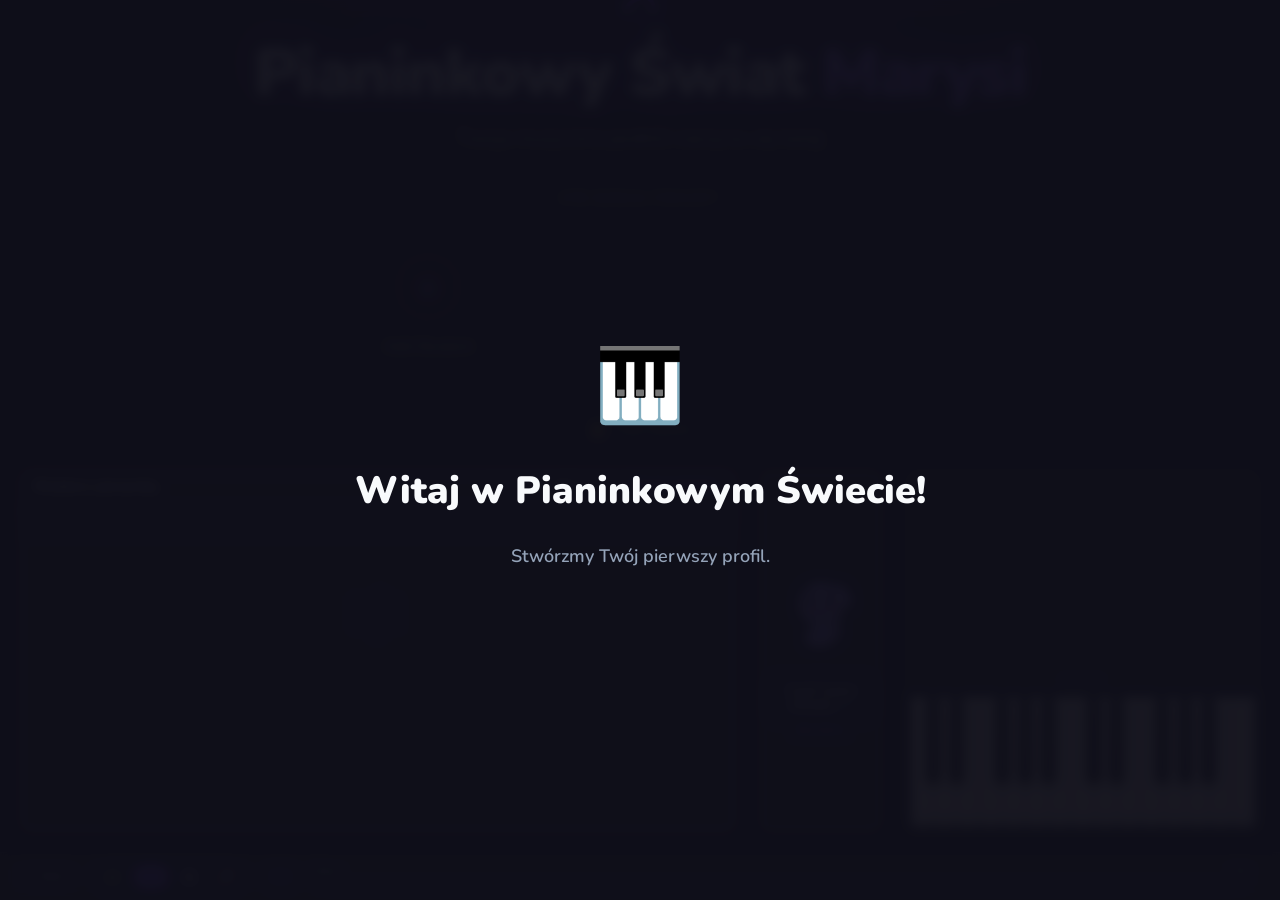
<file: index.html>
<!DOCTYPE html>
<html lang="pl">
<head>
  <meta charset="UTF-8" />
  <meta name="viewport" content="width=device-width, initial-scale=1.0" />
  <title>Pianinkowy Świat Marysi 🎹</title>

  <!-- PWA -->
  <link rel="manifest" href="_assets/manifest.json" />
  <meta name="theme-color" content="#8B5CF6" />
  <meta name="apple-mobile-web-app-capable" content="yes" />
  <meta name="apple-mobile-web-app-status-bar-style" content="black-translucent" />
  <meta name="apple-mobile-web-app-title" content="Pianinkowy Świat Marysi" />
  <link rel="apple-touch-icon" href="_assets/icon-192.svg" />

  <!-- Google Fonts: Nunito (headings/display) + Inter (body) -->
  <link rel="preconnect" href="https://fonts.googleapis.com">
  <link rel="preconnect" href="https://fonts.gstatic.com" crossorigin>
  <link href="https://fonts.googleapis.com/css2?family=Nunito:wght@400;600;700;800;900&family=Inter:wght@400;500;600&display=swap" rel="stylesheet">

  <link rel="stylesheet" href="css/style.css">
</head>

<body>
  <!-- Pianinkowy Świat Marysi — built in phases -->

  <div id="app">

    <!-- ============================================================
         GLOBAL HEADER
         Shown on all screens except login.
         Phase 2: hidden via CSS. JS toggles display when a student
         is selected.
         ============================================================ -->
    <header id="global-header" role="banner">

      <!-- Left: compact logo -->
      <a class="hdr-logo" href="#" onclick="return false;" aria-label="Pianinkowy Świat Marysi">
        <span class="hdr-logo-icon">🎹</span>
        <span class="hdr-logo-text">Pianinkowy Świat Marysi</span>
      </a>

      <!-- Center: active student identity (absolutely centered) -->
      <div class="hdr-student" aria-label="Active student">
        <div class="hdr-avatar hdr-student-avatar" id="hdr-avatar" aria-hidden="true"></div>
        <span class="hdr-student-name" id="hdr-student-name">—</span>
      </div>

      <!-- Right: streak + music notes + parent lock -->
      <div class="hdr-right">
        <div class="hdr-stat streak" title="Seria ćwiczeń">
          <span aria-hidden="true">🔥</span>
          <span class="js-streak">7</span>
        </div>
        <div class="hdr-stat notes" title="Zdobyte nuty">
          <span aria-hidden="true">🎵</span>
          <span class="js-notes">142</span>
        </div>
        <!-- MIDI connection status pill — auto-updates via MIDIManager -->
        <button
          id="midi-status-pill"
          class="midi-pill midi-pill--disconnected"
          aria-label="Status połączenia MIDI. Kliknij po pomoc."
          title="Kliknij po pomoc z połączeniem"
        >🎹 Pianino niepodłączone</button>
        <button class="hdr-lock-btn" title="Tryb rodzica" aria-label="Tryb rodzica">
          🔒
        </button>
      </div>

    </header>


    <!-- ============================================================
         SCREEN 1: LOGIN
         Welcome + student selection.
         Visible at Phase 2.
         ============================================================ -->
    <main id="screen-login" class="screen active" role="main" aria-label="Student selection">
      <div class="login-wrap">

        <!-- Hero: treble clef + title + subtitle -->
        <div class="login-hero">

          <!-- Treble Clef — hand-coded SVG (G clef) -->
          <div class="clef-wrap" aria-hidden="true">
            <svg
              viewBox="0 0 64 186"
              xmlns="http://www.w3.org/2000/svg"
              width="52"
              height="152"
              fill="none"
              aria-hidden="true"
            >
              <!--
                G Clef / Treble Clef
                Anatomy:
                  1. Top curl — the decorative head spiraling right
                  2. Oval loop — circles around the G line (staff line 2)
                  3. Vertical stem — descends through the staff
                  4. Bottom tail — curls under the staff
              -->

              <!-- 1. Top curl -->
              <path
                d="M 33 6
                   C 42 6 50 14 50 26
                   C 50 36 44 44 36 50"
                stroke="#7C3AED"
                stroke-width="5"
                stroke-linecap="round"
                stroke-linejoin="round"
              />

              <!-- 2. Main loop (oval around G line) -->
              <path
                d="M 36 50
                   C 52 54 60 68 58 84
                   C 56 100 44 110 32 110
                   C 20 110 12 102 12 92
                   C 12 82 20 76 30 78
                   C 38 80 44 88 40 98
                   C 38 104 32 106 28 102"
                stroke="#7C3AED"
                stroke-width="5"
                stroke-linecap="round"
                stroke-linejoin="round"
              />

              <!-- 3. Vertical stem (top curl down to tail) -->
              <line
                x1="33" y1="6"
                x2="33" y2="168"
                stroke="#7C3AED"
                stroke-width="5"
                stroke-linecap="round"
              />

              <!-- 4. Bottom tail curl -->
              <path
                d="M 33 168
                   C 20 172 12 180 14 190
                   C 16 200 26 204 36 200
                   C 46 196 52 186 48 176
                   C 45 168 38 164 33 168"
                stroke="#7C3AED"
                stroke-width="5"
                stroke-linecap="round"
                stroke-linejoin="round"
              />
            </svg>
          </div>

          <h1 class="login-title">
            Pianinkowy Świat <span class="accent">Marysi</span>
          </h1>
          <p class="login-subtitle">Twoja muzyczna podróż zaczyna się tutaj</p>

        </div><!-- /login-hero -->


        <!-- Student selector -->
        <div class="login-students">
          <span class="login-students-label">Kto dzisiaj ćwiczy?</span>

          <!-- Populated dynamically by renderLoginScreen() — Phase 5 -->
          <div class="avatar-grid" role="list" aria-label="Profile uczniów"></div>

          <!-- Inline Add Student form (shown when Add card is clicked) -->
          <div id="add-student-form" role="form" aria-label="Stwórz nowy profil">
            <p class="form-title">Nowy profil 🎵</p>

            <div>
              <label class="form-label" for="form-name">Imię</label>
              <input
                id="form-name"
                class="form-name-input"
                type="text"
                maxlength="20"
                placeholder="Wpisz imię…"
                autocomplete="off"
              />
            </div>

            <div>
              <label class="form-label">Wybierz awatar</label>
              <div class="avatar-picker" role="group" aria-label="Wybór awatara">
                <!-- Populated by _buildAddForm() -->
              </div>
            </div>

            <div>
              <label class="form-label">Ulubiony kolor</label>
              <div class="color-swatch-grid" role="group" aria-label="Wybór koloru">
                <!-- Populated by _buildAddForm() -->
              </div>
            </div>

            <p class="form-error" role="alert" aria-live="polite"></p>

            <div class="form-btn-row">
              <button type="button" class="btn-cancel" onclick="closeAddForm()">Anuluj</button>
              <button type="button" class="btn-create" onclick="_submitAddForm()">Stwórz profil 🌟</button>
            </div>
          </div>
        </div><!-- /login-students -->


        <!-- Parent Mode link -->
        <button class="login-parent-btn" aria-label="Tryb rodzica">
          🔒 &nbsp;Tryb rodzica
        </button>

        <!-- Import zone: drag a student JSON file here -->
        <div class="login-import-zone" id="login-import-zone" role="button" tabindex="0" aria-label="Importuj profil">
          <span class="login-import-zone-icon">📥</span>
          Importuj profil — przeciągnij plik tutaj lub kliknij
        </div>

      </div><!-- /login-wrap -->
    </main>


    <!-- ============================================================
         SCREEN 2: HOME DASHBOARD
         Per-user stats, progress overview, and quick navigation.
         ============================================================ -->
    <section
      id="screen-home"
      class="screen"
      aria-label="Ekran główny"
    >
      <div class="screen-content home-content" id="home-screen-content">
        <!-- Populated by renderHomeScreen() at runtime -->
      </div>
    </section>


    <!-- ============================================================
         SCREEN 3: PRE-CURRICULUM
         "The Music ABC" — 5 foundational mini-lessons.
         Built in Phase 10.
         ============================================================ -->
    <section
      id="screen-precurriculum"
      class="screen"
      aria-label="Podstawy muzyki"
    >
      <div class="screen-content">
        <div class="precurr-scroll">
          <div class="precurr-wrap" id="precurr-container">
            <!-- Populated by MiniLessons.render() at runtime -->
          </div>
        </div>
      </div>
    </section>


    <!-- ============================================================
         SCREEN 3: QUEST MAP
         World map with scrollable song bubble path.
         Built in Phase 9.
         ============================================================ -->
    <section
      id="screen-questmap"
      class="screen"
      aria-label="Mapa piosenek"
    >
      <div class="screen-content">
        <div class="questmap-scroll">
          <div class="questmap-path" id="questmap-path-container">
            <!-- Populated by renderQuestMap() at runtime -->
          </div>
        </div>
      </div>
    </section>


    <!-- ============================================================
         SCREEN 4: LESSON
         Three-column layout: sheet music | Melody | piano.
         Built across Phases 6, 7, 8, 10.
         ============================================================ -->
    <section
      id="screen-lesson"
      class="screen"
      aria-label="Lekcja"
    >
      <!-- Falling Notes Highway — Guitar Hero overlay (Phase 4) -->
      <!-- Lives outside the grid so it can overlay everything freely -->
      <div id="falling-notes-highway" class="fn-highway fn-highway--hidden">
        <div class="fn-hud">
          <span class="fn-score" id="fn-score-display">Punkty: 0</span>
          <span class="fn-streak" id="fn-streak-display"></span>
        </div>
      </div>

      <div class="screen-content">

        <!-- Left panel: Sheet music — VexFlow (Phase 7) -->
        <div class="lesson-panel lesson-panel--sheet" id="lesson-panel-sheet">

          <!-- Panel header: song title + toggles -->
          <div class="sheet-header">
            <span class="sheet-song-title" id="sheet-song-title">Wybierz piosenkę</span>
            <div class="sheet-header-toggles">
              <button class="sheet-toggle-btn" id="sheet-bg-toggle" title="Jasne tło" onclick="LessonEngine._toggleSheetBg(this)">☀️ Jasne</button>
              <button class="sheet-toggle-btn" id="piano-vis-toggle" title="Pokaż/ukryj pianino" onclick="LessonEngine._togglePiano(this)">🎹 Pianino</button>
              <span class="sheet-mode-pill" id="sheet-mode-pill">Pełny widok</span>
            </div>
          </div>

          <!-- Scrollable notation area -->
          <div class="sheet-scroll" id="lesson-sheet-music">
            <!-- SheetMusic.render() targets this element -->
            <div class="sheet-loading">
              <div class="ph-icon" style="font-size:48px;opacity:0.15;">🎼</div>
            </div>
          </div>

          <!-- Notation legend (World 1 only) -->
          <div class="notation-legend legend--hidden" id="notation-legend" aria-label="Wartości nut">
            <span class="legend-title">Przewodnik</span>
            <div class="legend-item">
              <span class="legend-note legend-quarter"><span class="legend-notehead"></span></span>
              <span class="legend-text">Ćwierćnuta = 1 takt</span>
            </div>
            <div class="legend-item">
              <span class="legend-note legend-half"><span class="legend-notehead"></span></span>
              <span class="legend-text">Półnuta = 2 takty</span>
            </div>
            <div class="legend-item">
              <span class="legend-note legend-whole"><span class="legend-notehead"></span></span>
              <span class="legend-text">Cała nuta = 4 takty</span>
            </div>
          </div>

        </div>

        <!-- Center panel: Melody mascot (Phase 8) -->
        <div id="lesson-panel-melody">
          <!-- Melody.mount('lesson-panel-melody') populates this at runtime -->
        </div>

        <!-- Right panel: On-screen piano keyboard (Phase 6) -->
        <div class="lesson-panel lesson-panel--keyboard" id="lesson-panel-keyboard">
          <span class="lesson-kb-label">Piano</span>
          <div class="keyboard-container" id="lesson-keyboard"></div>
        </div>

      </div>
    </section>


    <!-- ============================================================
         SCREEN 5: TROPHY ROOM
         Gallery of completed songs with star ratings.
         Built in Phase 11.
         ============================================================ -->
    <section
      id="screen-trophyroom"
      class="screen"
      aria-label="Trofea"
    >
      <div class="screen-content">
        <div class="trophy-header">
          <div class="trophy-header-title">🏆 Trofea</div>
          <div class="trophy-header-count" id="trophy-count">0 Piosenek</div>
        </div>
        <div class="trophy-scroll">
          <div id="trophy-grid-container">
            <!-- Populated by renderTrophyRoom() at runtime -->
          </div>
        </div>
      </div>
    </section>


    <!-- ============================================================
         SCREEN 6: PARENT MODE
         PIN-protected dashboard — history, marks, export.
         Built in Phase 11.
         ============================================================ -->
    <section
      id="screen-parentmode"
      class="screen"
      aria-label="Tryb rodzica"
    >
      <div class="screen-content" style="position:relative;padding:0;">
        <div id="pm-container" style="display:flex;flex-direction:column;height:100%;width:100%;">
          <!-- Populated by ParentDashboard.render() at runtime -->
        </div>
      </div>
    </section>


    <!-- ============================================================
         SCREEN 7: FREE PLAY
         Open keyboard — explore freely, no lesson structure.
         Built in Phase 6.
         ============================================================ -->
    <section
      id="screen-freeplay"
      class="screen"
      aria-label="Wolna gra"
    >
      <div class="screen-content">
        <div class="freeplay-layout">
          <h2 class="freeplay-title">Wolna gra 🎹</h2>
          <p class="freeplay-sub">Graj co chcesz — bez stresu, sama muzyka</p>
          <div class="freeplay-keyboard-wrap">
            <div class="keyboard-container" id="freeplay-keyboard"></div>
          </div>
          <div id="freeplay-note-name" class="freeplay-note-display" aria-live="polite" aria-atomic="true">—</div>
        </div>
      </div>
    </section>


    <!-- ============================================================
         SCREEN 8: SETTINGS
         Tempo, session length, note names, parent PIN.
         Built in Phase 11.
         ============================================================ -->
    <section
      id="screen-settings"
      class="screen"
      aria-label="Ustawienia"
    >
      <div class="screen-content" style="padding:0;">
        <div class="settings-scroll">
          <div class="settings-wrap" id="settings-container">
            <!-- Populated by SettingsScreen.render() at runtime -->
          </div>
        </div>
      </div>
    </section>


    <!-- ============================================================
         SCREEN 9: RECITAL MODE
         Student picks any song (even locked) as their recital piece.
         Detailed scoring — per-note accuracy, timing, streak.
         ============================================================ -->
    <section
      id="screen-recital"
      class="screen"
      aria-label="Recital"
    >
      <div class="screen-content" id="recital-content">
        <!-- Populated by RecitalManager.render() -->
        <div class="recital-placeholder">
          <div style="font-size:48px;opacity:0.2;">🎤</div>
          <div style="font-family:var(--font-heading);font-size:16px;color:var(--color-text-muted);margin-top:8px;">Ładowanie trybu recitalu…</div>
        </div>
      </div>
    </section>


    <!-- ============================================================
         BOTTOM NAVIGATION
         Shown on all screens except login.
         Phase 2: hidden via CSS. JS toggles on student select.
         ============================================================ -->
    <nav id="bottom-nav" role="navigation" aria-label="Main navigation">

      <button class="nav-item active" data-target="screen-home" aria-current="page">
        <span class="nav-icon" aria-hidden="true">🏠</span>
        <span class="nav-label">Start</span>
      </button>

      <button class="nav-item" data-target="screen-questmap">
        <span class="nav-icon" aria-hidden="true">🗺️</span>
        <span class="nav-label">Piosenki</span>
      </button>

      <button class="nav-item" data-target="screen-lesson">
        <span class="nav-icon" aria-hidden="true">🎹</span>
        <span class="nav-label">Ćwicz</span>
      </button>

      <button class="nav-item" data-target="screen-trophyroom">
        <span class="nav-icon" aria-hidden="true">🏆</span>
        <span class="nav-label">Trofea</span>
      </button>

      <button class="nav-item" data-target="screen-recital">
        <span class="nav-icon" aria-hidden="true">🎤</span>
        <span class="nav-label">Recital</span>
      </button>

      <button class="nav-item" data-target="screen-settings">
        <span class="nav-icon" aria-hidden="true">⚙️</span>
        <span class="nav-label">Ustawienia</span>
      </button>

    </nav>

  </div><!-- /#app -->



  <!-- ============================================================
       MIDI CONNECTION MODAL
       Shown when pill is clicked while disconnected
       ============================================================ -->
  <div
    id="midi-modal-overlay"
    class="midi-modal-overlay"
    role="dialog"
    aria-modal="true"
    aria-labelledby="midi-modal-title"
    aria-hidden="true"
  >
    <div class="midi-modal-card">

      <div class="midi-modal-header">
        <h2 class="midi-modal-title" id="midi-modal-title">🎹 Podłącz pianino</h2>
        <button class="midi-modal-close midi-modal-close" aria-label="Zamknij">✕</button>
      </div>

      <!-- OS tabs -->
      <div class="midi-modal-tab-row" role="tablist">
        <button class="midi-tab-btn active" id="tab-mac" role="tab" aria-selected="true"
          onclick="document.getElementById('steps-mac').style.display='flex';
                   document.getElementById('steps-win').style.display='none';
                   document.querySelectorAll('.midi-tab-btn').forEach(b=>b.classList.remove('active'));
                   this.classList.add('active');">
          🍎 Mac
        </button>
        <button class="midi-tab-btn" id="tab-win" role="tab" aria-selected="false"
          onclick="document.getElementById('steps-mac').style.display='none';
                   document.getElementById('steps-win').style.display='flex';
                   document.querySelectorAll('.midi-tab-btn').forEach(b=>b.classList.remove('active'));
                   this.classList.add('active');">
          🪟 Windows
        </button>
      </div>

      <!-- Mac steps -->
      <div id="steps-mac" class="midi-modal-steps" role="tabpanel" aria-labelledby="tab-mac">
        <div class="midi-step">
          <div class="midi-step-num">1</div>
          <div class="midi-step-text">Weź kabel <strong>USB-B do USB-A</strong> (standardowy kabel do drukarki).</div>
        </div>
        <div class="midi-step">
          <div class="midi-step-num">2</div>
          <div class="midi-step-text">Podłącz <strong>wtyk USB-B</strong> z tyłu pianina CLP-735R — port oznaczony <strong>"USB TO HOST"</strong>.</div>
        </div>
        <div class="midi-step">
          <div class="midi-step-num">3</div>
          <div class="midi-step-text">Podłącz <strong>wtyk USB-A</strong> do Maca.</div>
        </div>
        <div class="midi-step">
          <div class="midi-step-num">4</div>
          <div class="midi-step-text">Kliknij <strong>"Zezwól"</strong> gdy Chrome zapyta o dostęp do MIDI. Znaczek zmieni kolor na zielony automatycznie.</div>
        </div>
      </div>

      <!-- Windows steps -->
      <div id="steps-win" class="midi-modal-steps" role="tabpanel" aria-labelledby="tab-win" style="display:none;">
        <div class="midi-step">
          <div class="midi-step-num">1</div>
          <div class="midi-step-text">Pobierz <strong>Yamaha Steinberg USB Driver</strong> z <strong>yamaha.com</strong> i zainstaluj.</div>
        </div>
        <div class="midi-step">
          <div class="midi-step-num">2</div>
          <div class="midi-step-text"><strong>Uruchom komputer ponownie</strong> po instalacji sterownika.</div>
        </div>
        <div class="midi-step">
          <div class="midi-step-num">3</div>
          <div class="midi-step-text">Podłącz kabel <strong>USB-B do USB-A</strong>: USB-B do portu <strong>"USB TO HOST"</strong> na pianinie, USB-A do komputera.</div>
        </div>
        <div class="midi-step">
          <div class="midi-step-num">4</div>
          <div class="midi-step-text">Otwórz tę stronę w <strong>Chrome lub Edge</strong> i kliknij <strong>"Zezwól"</strong> gdy pojawi się pytanie o dostęp do MIDI.</div>
        </div>
      </div>

      <div class="midi-modal-note">
        💡 <strong>Porada:</strong> Brak dźwięku z pianina? Upewnij się że pianino jest włączone i Chrome jest aktywnym oknem przy podłączaniu.
      </div>

    </div><!-- /midi-modal-card -->
  </div><!-- /midi-modal-overlay -->


  <!-- ============================================================
       MIDI TEST PANEL
       Hidden floating panel — toggle from settings.
       Shows rolling log of last 10 MIDI events.
       ============================================================ -->
  <aside id="midi-test-panel" aria-label="MIDI Test Log" aria-hidden="true">
    <div class="midi-test-header">
      <span class="midi-test-title">Dziennik MIDI</span>
      <button class="midi-test-close-btn" onclick="toggleMIDITestPanel()" aria-label="Zamknij dziennik MIDI">✕</button>
    </div>
    <div id="midi-test-log">
      <span class="midi-log-empty">Czekam na sygnał…</span>
    </div>
    <div class="midi-test-status-row">
      <div class="midi-test-dot dot-disconnected" id="midi-test-dot"></div>
      <span id="midi-test-status-label">Pianino niepodłączone</span>
    </div>
  </aside>



  <!-- ============================================================
       PHASE 5: FIRST-TIME WELCOME OVERLAY
       Shown when no users exist in localStorage.
       ============================================================ -->
  <div id="welcome-overlay" aria-live="polite" aria-label="Witaj w Pianinkowym Świecie Marysi">
    <div class="welcome-icon" aria-hidden="true">🎹</div>
    <h2 class="welcome-title">Witaj w Pianinkowym Świecie!</h2>
    <p class="welcome-sub">Stwórzmy Twój pierwszy profil.</p>
  </div>


  <!-- ============================================================
       PHASE 5: PARENT PIN MODAL
       Shown when Parent Mode or delete requires PIN.
       ============================================================ -->
  <div id="pin-modal" role="dialog" aria-modal="true" aria-label="Wymagany PIN rodzica">
    <div class="pin-modal-card">
      <div class="pin-lock-icon" aria-hidden="true">🔒</div>
      <h2 class="pin-modal-heading">Tryb rodzica</h2>
      <p class="pin-modal-msg"></p>
      <input
        type="password"
        class="pin-input"
        maxlength="8"
        inputmode="numeric"
        placeholder="····"
        aria-label="Wpisz PIN"
      />
      <p class="pin-error" role="alert">Nieprawidłowy PIN. Spróbuj ponownie.</p>
      <div class="pin-btn-row">
        <button type="button" class="btn-cancel" onclick="_hidePinModal()">Anuluj</button>
        <button type="button" class="btn-create" onclick="_submitPin()">Odblokuj 🔓</button>
      </div>
    </div>
  </div>



  <!-- Libraries -->
  <script src="lib/vexflow.min.js"></script>
  <script src="lib/soundfont.min.js"></script>

  <!-- Application modules (order matters) -->
  <script src="js/songs.js"></script>
  <script src="js/audio.js"></script>
  <script src="js/midi.js"></script>
  <script src="js/user-manager.js"></script>
  <script src="js/falling-notes.js"></script>
  <script src="js/piano-keyboard.js"></script>
  <script src="js/sheet-music.js"></script>
  <script src="js/screens.js"></script>
  <script src="js/lesson-engine.js"></script>
  <script src="js/mini-lessons.js"></script>
  <script src="js/screens-extra.js"></script>
  <script src="js/init.js"></script>

</body>
</html>
</file>
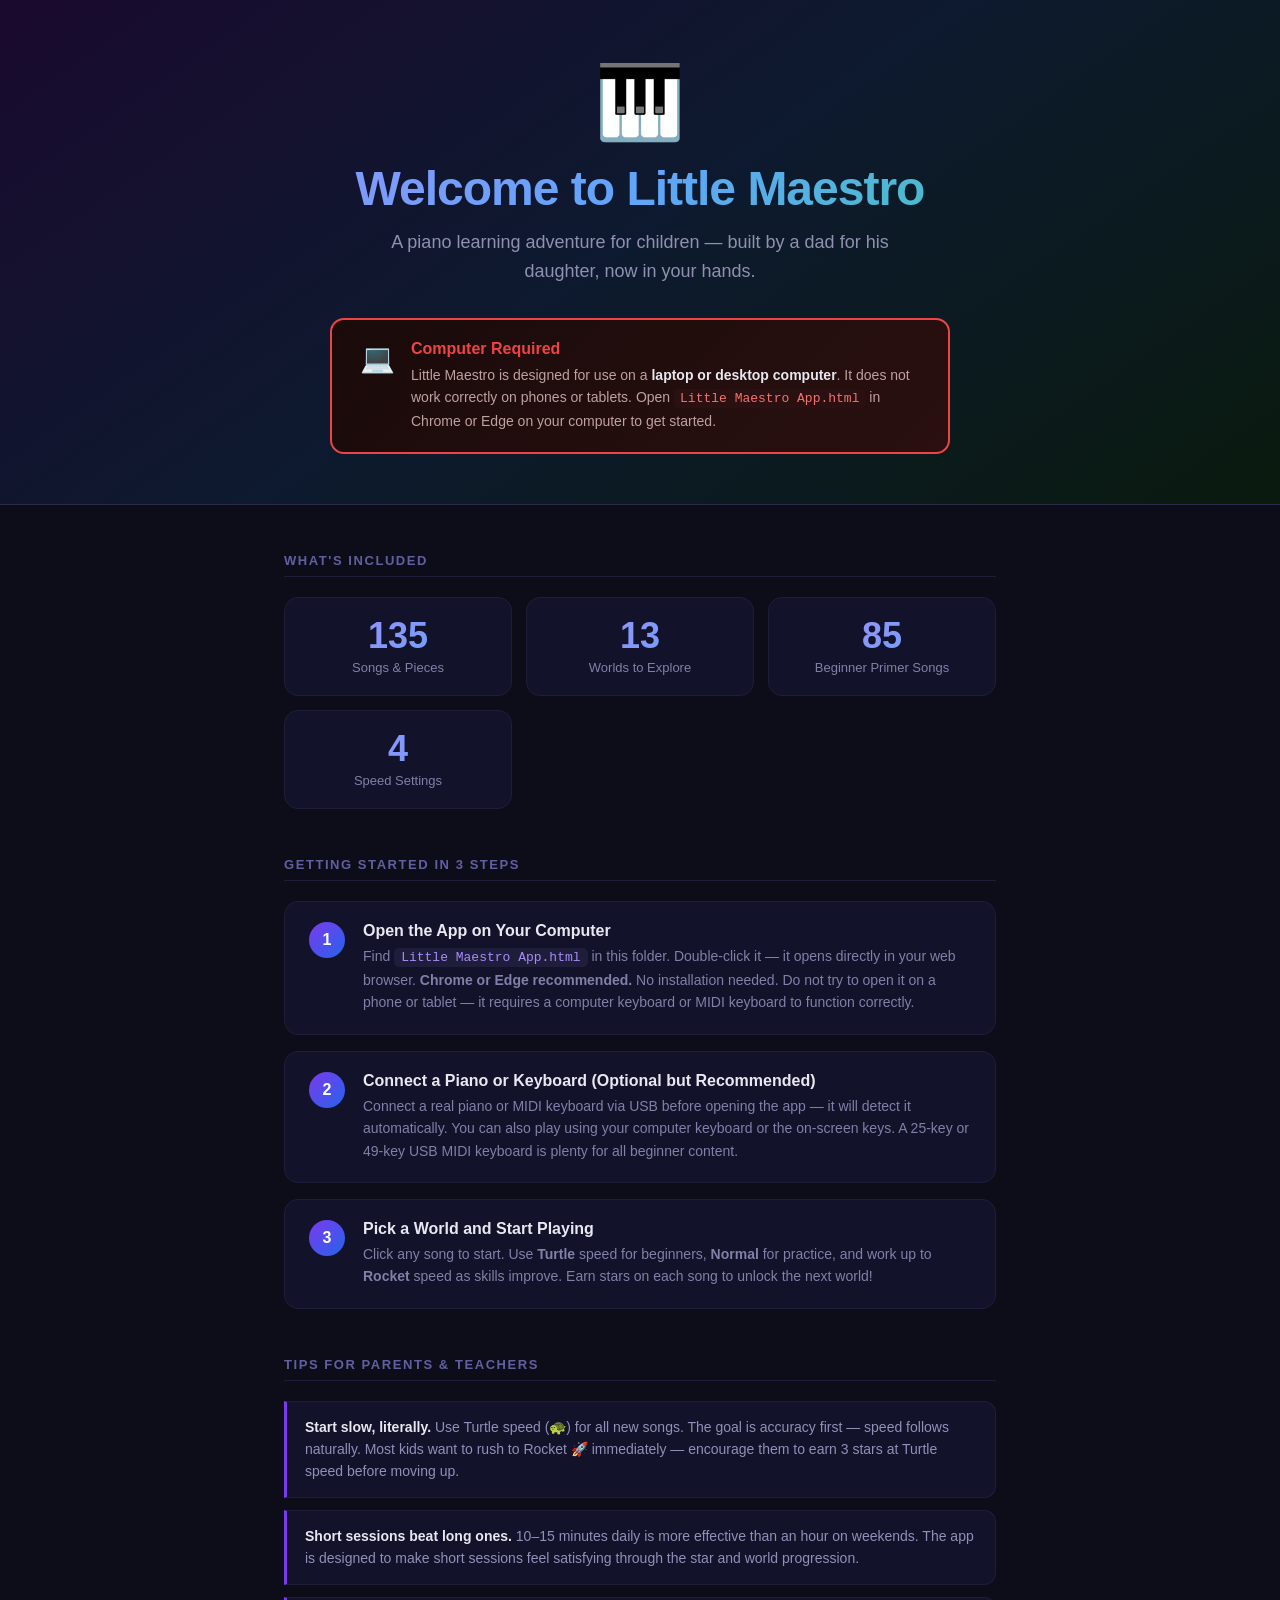
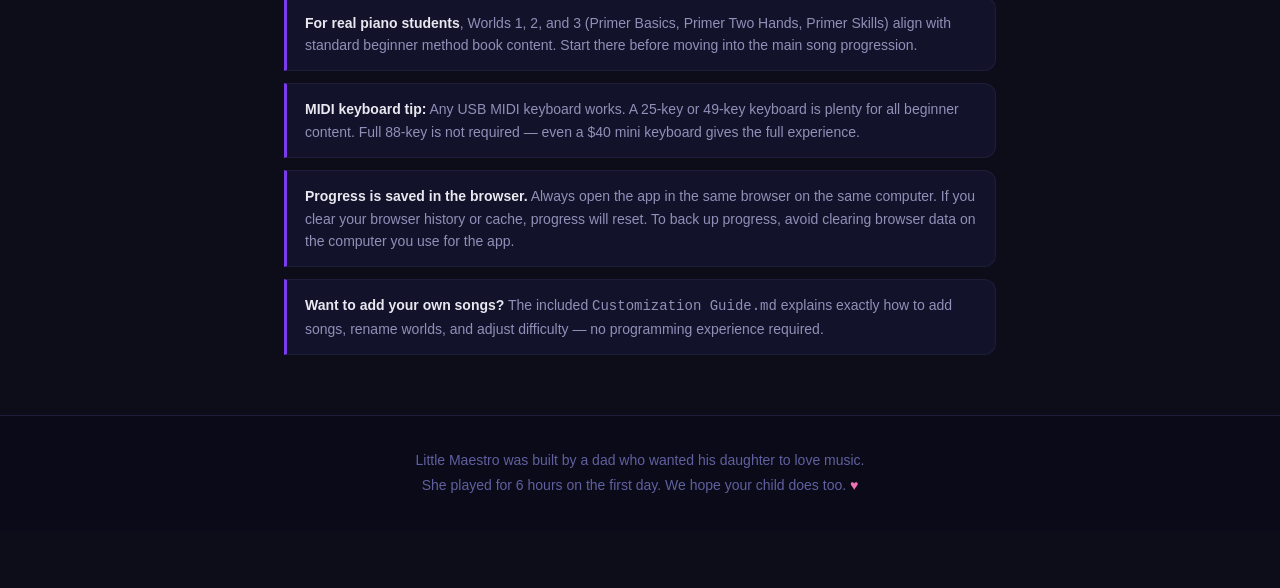
<file: Getting Started.html>
<!DOCTYPE html>
<html lang="en">
<head>
  <meta charset="UTF-8" />
  <meta name="viewport" content="width=device-width, initial-scale=1.0" />
  <title>Little Maestro — Getting Started</title>
  <style>
    * { box-sizing: border-box; margin: 0; padding: 0; }

    body {
      font-family: -apple-system, BlinkMacSystemFont, 'Segoe UI', Roboto, sans-serif;
      background: #0d0d1a;
      color: #e8e8f0;
      min-height: 100vh;
      padding: 0 0 60px;
    }

    /* ── Hero ── */
    .hero {
      background: linear-gradient(145deg, #1a0a2e 0%, #0d1a2e 50%, #0a1a0e 100%);
      border-bottom: 1px solid #2a2a4a;
      padding: 60px 24px 50px;
      text-align: center;
    }
    .hero-icon { font-size: 72px; display: block; margin-bottom: 16px; }
    .hero h1 {
      font-size: clamp(28px, 5vw, 48px);
      font-weight: 800;
      background: linear-gradient(135deg, #a78bfa, #60a5fa, #34d399);
      -webkit-background-clip: text;
      -webkit-text-fill-color: transparent;
      background-clip: text;
      margin-bottom: 12px;
      letter-spacing: -1px;
    }
    .hero p {
      font-size: 18px;
      color: #9090b0;
      max-width: 520px;
      margin: 0 auto;
      line-height: 1.6;
    }

    /* ── Computer Required Banner ── */
    .computer-banner {
      background: linear-gradient(135deg, #1a0a0a, #2a1010);
      border: 2px solid #ef4444;
      border-radius: 14px;
      padding: 20px 28px;
      margin: 32px auto 0;
      max-width: 620px;
      display: flex;
      align-items: flex-start;
      gap: 16px;
      text-align: left;
    }
    .computer-banner .icon { font-size: 28px; flex-shrink: 0; margin-top: 2px; }
    .computer-banner h3 { font-size: 16px; font-weight: 800; color: #ef4444; margin-bottom: 6px; }
    .computer-banner p { font-size: 14px; color: #c0a0a0; line-height: 1.6; }

    /* ── Content ── */
    .container { max-width: 760px; margin: 0 auto; padding: 0 24px; }

    /* ── Section ── */
    .section { margin-top: 48px; }
    .section-title {
      font-size: 13px;
      font-weight: 700;
      letter-spacing: 0.12em;
      text-transform: uppercase;
      color: #6060a0;
      margin-bottom: 20px;
      padding-bottom: 8px;
      border-bottom: 1px solid #1e1e3a;
    }

    /* ── Steps ── */
    .steps { display: flex; flex-direction: column; gap: 16px; }
    .step {
      background: #12122a;
      border: 1px solid #1e1e3a;
      border-radius: 14px;
      padding: 20px 24px;
      display: flex;
      align-items: flex-start;
      gap: 18px;
    }
    .step-num {
      flex-shrink: 0;
      width: 36px; height: 36px;
      border-radius: 50%;
      background: linear-gradient(135deg, #7c3aed, #2563eb);
      color: #fff;
      font-weight: 800;
      font-size: 16px;
      display: flex; align-items: center; justify-content: center;
    }
    .step-body h3 { font-size: 16px; font-weight: 700; margin-bottom: 5px; color: #e8e8f0; }
    .step-body p  { font-size: 14px; color: #8080a8; line-height: 1.6; }
    .step-body code {
      background: #1e1e3a;
      color: #a78bfa;
      padding: 2px 7px;
      border-radius: 5px;
      font-size: 13px;
      font-family: 'SF Mono', Menlo, monospace;
    }

    /* ── What's included ── */
    .included-grid { display: grid; grid-template-columns: repeat(auto-fit, minmax(200px, 1fr)); gap: 14px; }
    .included-card {
      background: #12122a;
      border: 1px solid #1e1e3a;
      border-radius: 14px;
      padding: 20px;
      text-align: center;
    }
    .included-num {
      font-size: 36px;
      font-weight: 900;
      background: linear-gradient(135deg, #a78bfa, #60a5fa);
      -webkit-background-clip: text;
      -webkit-text-fill-color: transparent;
      background-clip: text;
      line-height: 1;
      margin-bottom: 6px;
    }
    .included-label { font-size: 13px; color: #8080a8; }

    /* ── Tips ── */
    .tips { display: flex; flex-direction: column; gap: 12px; }
    .tip {
      background: #12122a;
      border: 1px solid #1e1e3a;
      border-left: 3px solid #7c3aed;
      border-radius: 0 12px 12px 0;
      padding: 14px 18px;
      font-size: 14px;
      color: #9090b8;
      line-height: 1.6;
    }
    .tip strong { color: #e8e8f0; }

    /* ── Footer ── */
    .footer {
      margin-top: 60px;
      background: #0a0a18;
      border-top: 1px solid #1e1e3a;
      padding: 32px 24px;
      text-align: center;
    }
    .footer p { font-size: 14px; color: #6060a0; line-height: 1.8; }
    .footer a { color: #a78bfa; text-decoration: none; }
    .footer .heart { color: #f472b6; }
  </style>
</head>
<body>

  <!-- Hero -->
  <div class="hero">
    <span class="hero-icon">🎹</span>
    <h1>Welcome to Little Maestro</h1>
    <p>A piano learning adventure for children — built by a dad for his daughter, now in your hands.</p>

    <!-- Computer Required Notice -->
    <div class="computer-banner">
      <div class="icon">💻</div>
      <div>
        <h3>Computer Required</h3>
        <p>Little Maestro is designed for use on a <strong style="color:#e8e8f0;">laptop or desktop computer</strong>. It does not work correctly on phones or tablets. Open <code style="background:#2a1010;color:#f87171;padding:2px 6px;border-radius:4px;font-size:13px;">Little Maestro App.html</code> in Chrome or Edge on your computer to get started.</p>
      </div>
    </div>
  </div>

  <div class="container">

    <!-- What's Included -->
    <div class="section">
      <div class="section-title">What's Included</div>
      <div class="included-grid">
        <div class="included-card">
          <div class="included-num">135</div>
          <div class="included-label">Songs &amp; Pieces</div>
        </div>
        <div class="included-card">
          <div class="included-num">13</div>
          <div class="included-label">Worlds to Explore</div>
        </div>
        <div class="included-card">
          <div class="included-num">85</div>
          <div class="included-label">Beginner Primer Songs</div>
        </div>
        <div class="included-card">
          <div class="included-num">4</div>
          <div class="included-label">Speed Settings</div>
        </div>
      </div>
    </div>

    <!-- Getting Started -->
    <div class="section">
      <div class="section-title">Getting Started in 3 Steps</div>
      <div class="steps">
        <div class="step">
          <div class="step-num">1</div>
          <div class="step-body">
            <h3>Open the App on Your Computer</h3>
            <p>Find <code>Little Maestro App.html</code> in this folder. Double-click it — it opens directly in your web browser. <strong>Chrome or Edge recommended.</strong> No installation needed. Do not try to open it on a phone or tablet — it requires a computer keyboard or MIDI keyboard to function correctly.</p>
          </div>
        </div>
        <div class="step">
          <div class="step-num">2</div>
          <div class="step-body">
            <h3>Connect a Piano or Keyboard (Optional but Recommended)</h3>
            <p>Connect a real piano or MIDI keyboard via USB before opening the app — it will detect it automatically. You can also play using your computer keyboard or the on-screen keys. A 25-key or 49-key USB MIDI keyboard is plenty for all beginner content.</p>
          </div>
        </div>
        <div class="step">
          <div class="step-num">3</div>
          <div class="step-body">
            <h3>Pick a World and Start Playing</h3>
            <p>Click any song to start. Use <strong>Turtle</strong> speed for beginners, <strong>Normal</strong> for practice, and work up to <strong>Rocket</strong> speed as skills improve. Earn stars on each song to unlock the next world!</p>
          </div>
        </div>
      </div>
    </div>

    <!-- Tips for Parents -->
    <div class="section">
      <div class="section-title">Tips for Parents &amp; Teachers</div>
      <div class="tips">
        <div class="tip">
          <strong>Start slow, literally.</strong> Use Turtle speed (🐢) for all new songs. The goal is accuracy first — speed follows naturally. Most kids want to rush to Rocket 🚀 immediately — encourage them to earn 3 stars at Turtle speed before moving up.
        </div>
        <div class="tip">
          <strong>Short sessions beat long ones.</strong> 10–15 minutes daily is more effective than an hour on weekends. The app is designed to make short sessions feel satisfying through the star and world progression.
        </div>
        <div class="tip">
          <strong>For real piano students</strong>, Worlds 1, 2, and 3 (Primer Basics, Primer Two Hands, Primer Skills) align with standard beginner method book content. Start there before moving into the main song progression.
        </div>
        <div class="tip">
          <strong>MIDI keyboard tip:</strong> Any USB MIDI keyboard works. A 25-key or 49-key keyboard is plenty for all beginner content. Full 88-key is not required — even a $40 mini keyboard gives the full experience.
        </div>
        <div class="tip">
          <strong>Progress is saved in the browser.</strong> Always open the app in the same browser on the same computer. If you clear your browser history or cache, progress will reset. To back up progress, avoid clearing browser data on the computer you use for the app.
        </div>
        <div class="tip">
          <strong>Want to add your own songs?</strong> The included <code>Customization Guide.md</code> explains exactly how to add songs, rename worlds, and adjust difficulty — no programming experience required.
        </div>
      </div>
    </div>

  </div><!-- /container -->

  <!-- Footer -->
  <div class="footer">
    <p>
      Little Maestro was built by a dad who wanted his daughter to love music.<br />
      She played for 6 hours on the first day. We hope your child does too. <span class="heart">♥</span>
    </p>
  </div>

</body>
</html>
</file>
<file: css/style.css>
/* ================================================================
       LITTLE MAESTRO — DESIGN SYSTEM
       Phase 2: Visual Foundation
       ================================================================ */


    /* ----------------------------------------------------------------
       1. CSS CUSTOM PROPERTIES
       ---------------------------------------------------------------- */
    :root {
      /* — Color Palette — */
      --color-bg:             #0F0F1A;
      --color-surface:        #1A1A2E;
      --color-surface-2:      #22223C;
      --color-border:         #2A2A4A;
      --color-border-soft:    #1E1E38;

      --color-purple:         #7C3AED;
      --color-purple-light:   #9D6EFF;
      --color-purple-dark:    #5B21B6;
      --color-purple-glow:    rgba(124, 58, 237, 0.35);
      --color-purple-subtle:  rgba(124, 58, 237, 0.12);

      --color-gold:           #F59E0B;
      --color-gold-light:     #FBBF24;
      --color-gold-glow:      rgba(245, 158, 11, 0.35);
      --color-gold-subtle:    rgba(245, 158, 11, 0.12);

      --color-green:          #10B981;
      --color-green-light:    #34D399;
      --color-green-glow:     rgba(16, 185, 129, 0.35);
      --color-green-subtle:   rgba(16, 185, 129, 0.12);

      --color-red:            #EF4444;
      --color-red-glow:       rgba(239, 68, 68, 0.30);
      --color-red-subtle:     rgba(239, 68, 68, 0.10);

      --color-text:           #F8FAFC;
      --color-text-muted:     #94A3B8;
      --color-text-dim:       #4A5568;

      /* Per-user accent — overridden via inline style on .app-shell */
      --color-user-accent:    #7C3AED;
      --color-user-glow:      rgba(124, 58, 237, 0.35);

      /* — Piano Key Colors — */
      --key-white:            #F5F0E8;
      --key-black:            #1A1A1A;
      --key-lit:              #7C3AED;
      --key-next:             #F59E0B;
      --key-correct:          #10B981;
      --key-wrong:            #EF4444;

      /* — Spacing — */
      --space-xs:  4px;
      --space-sm:  8px;
      --space-md:  16px;
      --space-lg:  24px;
      --space-xl:  48px;

      /* — Typography — */
      --font-heading: 'Nunito', 'Arial Rounded MT Bold', system-ui, sans-serif;
      --font-body:    'Inter', 'Helvetica Neue', system-ui, sans-serif;

      /* — Border Radius — */
      --radius-xs:   6px;
      --radius-sm:   12px;
      --radius-md:   16px;
      --radius-lg:   24px;
      --radius-xl:   32px;
      --radius-full: 9999px;

      /* — Transitions — */
      --t-micro:       150ms ease-out;
      --t-standard:    300ms ease-out;
      --t-celebration: 600ms ease-out;

      /* — Layout — */
      --header-h:  64px;
      --nav-h:     68px;
    }


    /* ----------------------------------------------------------------
       2. RESET + BASE STYLES
       ---------------------------------------------------------------- */
    *, *::before, *::after {
      box-sizing: border-box;
      margin: 0;
      padding: 0;
    }

    html {
      height: 100%;
      font-size: 16px;
    }

    body {
      height: 100%;
      width: 100%;
      overflow: hidden;
      background-color: var(--color-bg);
      color: var(--color-text);
      font-family: var(--font-body);
      font-size: 16px;
      line-height: 1.5;
      -webkit-font-smoothing: antialiased;
      -moz-osx-font-smoothing: grayscale;
    }

    /* Minimal custom scrollbar */
    ::-webkit-scrollbar { width: 5px; height: 5px; }
    ::-webkit-scrollbar-track { background: transparent; }
    ::-webkit-scrollbar-thumb {
      background: var(--color-border);
      border-radius: var(--radius-full);
    }
    ::-webkit-scrollbar-thumb:hover { background: var(--color-purple); }


    /* ----------------------------------------------------------------
       3. TYPOGRAPHY HELPERS
       ---------------------------------------------------------------- */
    .t-heading {
      font-family: var(--font-heading);
      font-weight: 800;
      line-height: 1.2;
    }
    .t-label {
      font-family: var(--font-heading);
      font-weight: 700;
      font-size: 13px;
      text-transform: uppercase;
      letter-spacing: 1.4px;
      color: var(--color-text-muted);
    }
    .t-muted { color: var(--color-text-muted); }


    /* ----------------------------------------------------------------
       4. SURFACE / CARD COMPONENTS
       ---------------------------------------------------------------- */
    .card {
      background: var(--color-surface);
      border: 1px solid var(--color-border);
      border-radius: var(--radius-md);
      padding: var(--space-lg);
      transition:
        border-color var(--t-standard),
        box-shadow var(--t-standard);
    }
    .card:hover {
      border-color: var(--color-purple);
      box-shadow: 0 0 0 1px var(--color-purple), 0 8px 32px rgba(0,0,0,0.4);
    }

    .surface-2 { background: var(--color-surface-2); }

    .divider {
      height: 1px;
      background: var(--color-border);
      border: none;
      margin: var(--space-lg) 0;
    }


    /* ----------------------------------------------------------------
       5. BUTTON COMPONENTS
       ---------------------------------------------------------------- */
    .btn {
      display: inline-flex;
      align-items: center;
      justify-content: center;
      gap: var(--space-sm);
      font-family: var(--font-heading);
      font-weight: 700;
      font-size: 16px;
      line-height: 1;
      border: none;
      border-radius: var(--radius-full);
      cursor: pointer;
      padding: 13px 28px;
      text-decoration: none;
      white-space: nowrap;
      user-select: none;
      position: relative;
      overflow: hidden;
      transition:
        transform var(--t-micro),
        box-shadow var(--t-standard),
        background var(--t-micro),
        color var(--t-micro),
        border-color var(--t-micro);
    }
    .btn:active { transform: scale(0.97) translateY(1px); }
    .btn:focus-visible {
      outline: 2px solid var(--color-purple-light);
      outline-offset: 3px;
    }

    /* Primary — purple fill */
    .btn-primary {
      background: var(--color-purple);
      color: #fff;
      box-shadow: 0 4px 16px var(--color-purple-glow);
    }
    .btn-primary:hover {
      background: var(--color-purple-light);
      box-shadow: 0 6px 24px var(--color-purple-glow);
      transform: translateY(-1px);
    }

    /* Secondary — dark surface with border */
    .btn-secondary {
      background: var(--color-surface-2);
      color: var(--color-text);
      border: 1px solid var(--color-border);
    }
    .btn-secondary:hover {
      border-color: var(--color-purple);
      background: var(--color-purple-subtle);
      transform: translateY(-1px);
    }

    /* Ghost — transparent */
    .btn-ghost {
      background: transparent;
      color: var(--color-text-muted);
    }
    .btn-ghost:hover {
      color: var(--color-text);
      background: rgba(255,255,255,0.05);
    }

    /* Gold — achievement / next-step */
    .btn-gold {
      background: var(--color-gold);
      color: #1A1005;
      box-shadow: 0 4px 16px var(--color-gold-glow);
      font-size: 17px;
    }
    .btn-gold:hover {
      background: var(--color-gold-light);
      box-shadow: 0 6px 24px var(--color-gold-glow);
      transform: translateY(-1px);
    }

    /* Green — success / confirm */
    .btn-green {
      background: var(--color-green);
      color: #062B1E;
      box-shadow: 0 4px 16px var(--color-green-glow);
    }
    .btn-green:hover {
      background: var(--color-green-light);
      box-shadow: 0 6px 24px var(--color-green-glow);
      transform: translateY(-1px);
    }

    /* Size variants */
    .btn-xl  { font-size: 19px; padding: 18px 40px; }
    .btn-lg  { font-size: 17px; padding: 15px 34px; }
    .btn-sm  { font-size: 13px; padding: 8px 18px; }
    .btn-xs  { font-size: 12px; padding: 5px 12px; }
    .btn-icon { padding: 10px; border-radius: var(--radius-sm); }


    /* ----------------------------------------------------------------
       6. BADGE / TAG
       ---------------------------------------------------------------- */
    .badge {
      display: inline-flex;
      align-items: center;
      gap: 4px;
      padding: 3px 10px;
      border-radius: var(--radius-full);
      font-family: var(--font-heading);
      font-weight: 700;
      font-size: 12px;
    }
    .badge-purple {
      background: var(--color-purple-subtle);
      color: var(--color-purple-light);
      border: 1px solid rgba(124,58,237,0.25);
    }
    .badge-gold {
      background: var(--color-gold-subtle);
      color: var(--color-gold);
      border: 1px solid rgba(245,158,11,0.25);
    }
    .badge-green {
      background: var(--color-green-subtle);
      color: var(--color-green);
      border: 1px solid rgba(16,185,129,0.25);
    }
    .badge-red {
      background: var(--color-red-subtle);
      color: var(--color-red);
      border: 1px solid rgba(239,68,68,0.2);
    }


    /* ----------------------------------------------------------------
       7. PROGRESS BAR
       ---------------------------------------------------------------- */
    .progress-bar {
      height: 8px;
      background: var(--color-border);
      border-radius: var(--radius-full);
      overflow: hidden;
    }
    .progress-bar-fill {
      height: 100%;
      background: linear-gradient(90deg, var(--color-purple), var(--color-purple-light));
      border-radius: var(--radius-full);
      transition: width var(--t-standard);
    }
    .progress-bar-gold .progress-bar-fill {
      background: linear-gradient(90deg, var(--color-gold), var(--color-gold-light));
    }


    /* ----------------------------------------------------------------
       8. STAR RATING
       ---------------------------------------------------------------- */
    .stars {
      display: flex;
      gap: 3px;
      font-size: 18px;
      line-height: 1;
    }
    .star-filled { color: var(--color-gold); }
    .star-empty  { color: var(--color-border); }


    /* ----------------------------------------------------------------
       9. ANIMATION KEYFRAMES
       ---------------------------------------------------------------- */

    /* Pulse — gentle scale pulse for next-note highlight (gold) */
    @keyframes pulse {
      0%, 100% { transform: scale(1);    opacity: 1; }
      50%       { transform: scale(1.07); opacity: 0.85; }
    }
    .anim-pulse { animation: pulse 1.6s ease-in-out infinite; }

    /* Bounce — key press / correct response */
    @keyframes bounce {
      0%   { transform: scale(1)    translateY(0); }
      30%  { transform: scale(0.96) translateY(2px); }
      60%  { transform: scale(1.05) translateY(-4px); }
      80%  { transform: scale(0.99) translateY(1px); }
      100% { transform: scale(1)    translateY(0); }
    }
    .anim-bounce { animation: bounce 350ms ease-out forwards; }

    /* Flash Green — correct note */
    @keyframes flash-green {
      0%   {
        background-color: inherit;
        box-shadow: none;
        transform: scale(1);
      }
      20%  {
        background-color: var(--color-green);
        box-shadow: 0 0 18px var(--color-green-glow), 0 0 36px var(--color-green-glow);
        transform: scale(1.09);
      }
      100% {
        background-color: inherit;
        box-shadow: none;
        transform: scale(1);
      }
    }
    .anim-flash-green { animation: flash-green 500ms ease-out forwards; }

    /* Flash Red — wrong note (brief, soft — never harsh) */
    @keyframes flash-red {
      0%   { background-color: inherit; box-shadow: none; }
      20%  {
        background-color: rgba(239, 68, 68, 0.55);
        box-shadow: 0 0 12px var(--color-red-glow);
      }
      100% { background-color: inherit; box-shadow: none; }
    }
    .anim-flash-red { animation: flash-red 420ms ease-out forwards; }

    /* Confetti — CSS-only celebration burst */
    @keyframes confetti-fall {
      0%   { transform: translateY(-24px) rotate(0deg)   scale(1);   opacity: 1; }
      80%  { opacity: 1; }
      100% { transform: translateY(110vh) rotate(780deg) scale(0.4); opacity: 0; }
    }
    @keyframes confetti-sway {
      0%, 100% { margin-left: 0; }
      25%       { margin-left:  50px; }
      75%       { margin-left: -50px; }
    }
    .confetti-piece {
      position: fixed;
      top: -24px;
      width: 10px;
      height: 10px;
      border-radius: 3px;
      pointer-events: none;
      z-index: 9999;
      animation:
        confetti-fall var(--fall-dur, 1.4s) ease-in var(--fall-delay, 0s) forwards,
        confetti-sway var(--sway-dur, 0.9s) ease-in-out var(--fall-delay, 0s) infinite;
    }

    /* Float — Melody mascot gentle idle bob */
    @keyframes float {
      0%, 100% { transform: translateY(0px) rotate(-1.5deg); }
      50%       { transform: translateY(-14px) rotate(1.5deg); }
    }
    .anim-float { animation: float 3.2s ease-in-out infinite; }

    /* Spin — Melody celebrating */
    @keyframes spin {
      0%   { transform: rotate(0deg)   scale(1); }
      30%  { transform: rotate(200deg) scale(1.18); }
      70%  { transform: rotate(540deg) scale(1.18); }
      100% { transform: rotate(720deg) scale(1); }
    }
    .anim-spin { animation: spin 650ms ease-in-out forwards; }

    /* Fade In — screen / element entrance */
    @keyframes fade-in {
      from { opacity: 0; transform: translateY(10px); }
      to   { opacity: 1; transform: translateY(0); }
    }
    .anim-fade-in { animation: fade-in 320ms ease-out forwards; }

    /* Pop — button / reward emphasis */
    @keyframes pop {
      0%   { transform: scale(1); }
      40%  { transform: scale(1.15); }
      100% { transform: scale(1); }
    }
    .anim-pop { animation: pop 250ms ease-out forwards; }

    /* Shimmer — loading skeleton */
    @keyframes shimmer {
      0%   { background-position: -600px 0; }
      100% { background-position:  600px 0; }
    }
    .shimmer {
      background: linear-gradient(
        90deg,
        var(--color-surface)   25%,
        var(--color-surface-2) 50%,
        var(--color-surface)   75%
      );
      background-size: 1200px 100%;
      animation: shimmer 1.8s infinite;
    }

    /* Glow pulse — for accent highlights */
    @keyframes glow-pulse {
      0%, 100% { box-shadow: 0 0 8px  var(--color-purple-glow); }
      50%       { box-shadow: 0 0 24px var(--color-purple-glow), 0 0 48px var(--color-purple-glow); }
    }
    .anim-glow { animation: glow-pulse 2s ease-in-out infinite; }


    /* ----------------------------------------------------------------
       10. APP LAYOUT SCAFFOLDING
       ---------------------------------------------------------------- */
    #app {
      width: 100%;
      height: 100%;
      display: flex;
      flex-direction: column;
      position: relative;
      overflow: hidden;
    }

    /* Screen base — all screens use flex column */
    .screen {
      flex: 1;
      overflow: hidden;
      display: none;
      flex-direction: column;
      min-height: 0;
    }
    .screen.active { display: flex; }

    /* General scrollable content area between header+nav */
    .screen-content {
      flex: 1;
      overflow-y: auto;
      overflow-x: hidden;
      padding: var(--space-lg);
      min-height: 0;
    }


    /* ----------------------------------------------------------------
       11. GLOBAL HEADER
       ---------------------------------------------------------------- */
    #global-header {
      height: var(--header-h);
      flex-shrink: 0;
      background: var(--color-surface);
      border-bottom: 1px solid var(--color-border);
      display: flex;
      align-items: center;
      justify-content: space-between;
      padding: 0 var(--space-lg);
      z-index: 100;
    }

    /* Left — compact logo */
    .hdr-logo {
      display: flex;
      align-items: center;
      gap: var(--space-sm);
      text-decoration: none;
    }
    .hdr-logo-icon { font-size: 22px; }
    .hdr-logo-text {
      font-family: var(--font-heading);
      font-weight: 800;
      font-size: 17px;
      color: var(--color-purple-light);
      letter-spacing: -0.3px;
    }

    /* Center — student identity */
    .hdr-student {
      display: flex;
      align-items: center;
      gap: var(--space-sm);
      position: absolute;
      left: 50%;
      transform: translateX(-50%);
    }
    .hdr-avatar {
      width: 34px;
      height: 34px;
      border-radius: var(--radius-full);
      background: var(--color-surface-2);
      border: 2.5px solid var(--color-user-accent);
      display: flex;
      align-items: center;
      justify-content: center;
      font-size: 17px;
      flex-shrink: 0;
    }
    .hdr-student-name {
      font-family: var(--font-heading);
      font-weight: 700;
      font-size: 16px;
      color: var(--color-text);
    }

    /* Right — stats + lock */
    .hdr-right {
      display: flex;
      align-items: center;
      gap: var(--space-md);
    }
    .hdr-stat {
      display: flex;
      align-items: center;
      gap: 5px;
      font-family: var(--font-heading);
      font-weight: 800;
      font-size: 15px;
    }
    .hdr-stat.streak { color: #FF9500; }
    .hdr-stat.notes  { color: var(--color-purple-light); }

    .hdr-lock-btn {
      background: none;
      border: 1px solid var(--color-border);
      border-radius: var(--radius-xs);
      color: var(--color-text-muted);
      cursor: pointer;
      padding: 6px 10px;
      font-size: 15px;
      line-height: 1;
      transition: border-color var(--t-micro), color var(--t-micro), background var(--t-micro);
    }
    .hdr-lock-btn:hover {
      border-color: var(--color-purple);
      color: var(--color-purple-light);
      background: var(--color-purple-subtle);
    }


    /* ----------------------------------------------------------------
       12. BOTTOM NAVIGATION
       ---------------------------------------------------------------- */
    #bottom-nav {
      height: var(--nav-h);
      flex-shrink: 0;
      background: var(--color-surface);
      border-top: 1px solid var(--color-border);
      display: flex;
      align-items: center;
      justify-content: space-around;
      padding: 6px var(--space-xl);
      z-index: 100;
    }

    .nav-item {
      display: flex;
      flex-direction: column;
      align-items: center;
      gap: 3px;
      padding: 7px 18px;
      border-radius: var(--radius-md);
      cursor: pointer;
      background: none;
      border: none;
      min-width: 70px;
      transition: background var(--t-micro);
    }
    .nav-icon {
      font-size: 22px;
      line-height: 1;
      transition: transform var(--t-micro);
    }
    .nav-label {
      font-family: var(--font-heading);
      font-weight: 700;
      font-size: 11px;
      color: var(--color-text-muted);
      transition: color var(--t-micro);
    }

    /* Active nav state */
    .nav-item.active {
      background: rgba(124, 58, 237, 0.14);
    }
    .nav-item.active .nav-label {
      color: var(--color-purple-light);
    }
    .nav-item.active .nav-icon {
      transform: scale(1.12);
    }
    .nav-item:not(.active):hover {
      background: rgba(255,255,255,0.04);
    }
    .nav-item:not(.active):hover .nav-label {
      color: var(--color-text);
    }


    /* ----------------------------------------------------------------
       13. HEADER + NAV VISIBILITY
       Phase 2: Hidden; JS will show when student is selected.
       ---------------------------------------------------------------- */
    #global-header { display: none; }
    #bottom-nav    { display: none; }


    /* ----------------------------------------------------------------
       14. LOGIN SCREEN
       ---------------------------------------------------------------- */
    #screen-login {
      display: flex;          /* Visible at Phase 2 */
      flex-direction: column;
      background:
        radial-gradient(ellipse 80% 60% at 50% -5%, rgba(124, 58, 237, 0.18) 0%, transparent 70%),
        radial-gradient(ellipse 40% 40% at 10% 90%, rgba(124, 58, 237, 0.06) 0%, transparent 60%),
        var(--color-bg);
      overflow-y: auto;
    }

    .login-wrap {
      display: flex;
      flex-direction: column;
      align-items: center;
      justify-content: center;
      min-height: 100%;
      padding: var(--space-xl) var(--space-lg);
      gap: 36px;
      animation: fade-in 400ms ease-out;
    }

    /* — Hero block — */
    .login-hero {
      display: flex;
      flex-direction: column;
      align-items: center;
      gap: var(--space-md);
      text-align: center;
    }

    /* Treble clef SVG container */
    .clef-wrap {
      margin-bottom: 4px;
      filter:
        drop-shadow(0 0 16px rgba(124, 58, 237, 0.80))
        drop-shadow(0 0 48px rgba(124, 58, 237, 0.35));
      animation: float 3.5s ease-in-out infinite;
    }

    /* App title */
    .login-title {
      font-family: var(--font-heading);
      font-weight: 900;
      font-size: clamp(42px, 6vw, 66px);
      letter-spacing: -1.5px;
      line-height: 1.05;
      color: var(--color-text);
      text-shadow:
        0 0 32px rgba(124, 58, 237, 0.55),
        0 0 64px rgba(124, 58, 237, 0.25),
        0 2px 6px rgba(0, 0, 0, 0.6);
    }
    .login-title .accent { color: var(--color-purple-light); }

    .login-subtitle {
      font-family: var(--font-heading);
      font-weight: 600;
      font-size: clamp(15px, 2vw, 19px);
      color: var(--color-text-muted);
      letter-spacing: 0.3px;
    }

    /* — Student selector section — */
    .login-students {
      width: 100%;
      max-width: 620px;
      display: flex;
      flex-direction: column;
      align-items: center;
      gap: var(--space-md);
    }

    .login-students-label {
      font-family: var(--font-heading);
      font-weight: 700;
      font-size: 12px;
      text-transform: uppercase;
      letter-spacing: 1.8px;
      color: var(--color-text-muted);
    }

    /* Avatar grid: 3 columns */
    .avatar-grid {
      display: grid;
      grid-template-columns: repeat(3, 1fr);
      gap: var(--space-md);
      width: 100%;
    }

    /* Base avatar card */
    .avatar-card {
      display: flex;
      flex-direction: column;
      align-items: center;
      gap: 10px;
      padding: var(--space-lg) var(--space-md) var(--space-md);
      background: var(--color-surface);
      border: 2px solid var(--color-border);
      border-radius: var(--radius-lg);
      cursor: pointer;
      position: relative;
      overflow: hidden;
      transition:
        transform var(--t-standard),
        border-color var(--t-standard),
        box-shadow var(--t-standard);
      text-align: center;
    }

    /* Radial shimmer on hover */
    .avatar-card::before {
      content: '';
      position: absolute;
      inset: 0;
      background: radial-gradient(ellipse 80% 60% at 50% 0%, var(--card-glow, rgba(124,58,237,0.1)) 0%, transparent 70%);
      opacity: 0;
      transition: opacity var(--t-standard);
      pointer-events: none;
    }

    .avatar-card:hover {
      transform: translateY(-5px) scale(1.025);
      border-color: var(--card-color, var(--color-purple));
      box-shadow:
        0 16px 40px rgba(0,0,0,0.4),
        0 0 0 1px var(--card-color, var(--color-purple)),
        0 0 24px var(--card-glow, var(--color-purple-glow));
    }
    .avatar-card:hover::before { opacity: 1; }
    .avatar-card:active { transform: translateY(-1px) scale(0.99); }

    /* Avatar circle */
    .ava-circle {
      width: 76px;
      height: 76px;
      border-radius: var(--radius-full);
      background: var(--color-surface-2);
      border: 3px solid var(--card-color, var(--color-border));
      display: flex;
      align-items: center;
      justify-content: center;
      font-size: 34px;
      flex-shrink: 0;
      transition: box-shadow var(--t-standard), border-color var(--t-standard);
    }
    .avatar-card:hover .ava-circle {
      box-shadow: 0 0 0 5px var(--card-glow, var(--color-purple-glow));
    }

    .ava-name {
      font-family: var(--font-heading);
      font-weight: 800;
      font-size: 17px;
      color: var(--color-text);
      line-height: 1;
    }
    .ava-progress {
      font-family: var(--font-body);
      font-size: 12px;
      color: var(--color-text-muted);
      line-height: 1;
    }

    /* Color accent bar — bottom of card */
    .ava-accent-bar {
      position: absolute;
      bottom: 0;
      left: 0;
      right: 0;
      height: 4px;
      background: var(--card-color, var(--color-purple));
      border-radius: 0 0 calc(var(--radius-lg) - 2px) calc(var(--radius-lg) - 2px);
      opacity: 0.5;
      transition: opacity var(--t-standard);
    }
    .avatar-card:hover .ava-accent-bar { opacity: 1; }

    /* ★ Small star indicators on card */
    .ava-stars {
      display: flex;
      gap: 2px;
      font-size: 11px;
    }
    .ava-stars .s-on  { color: var(--color-gold); }
    .ava-stars .s-off { color: var(--color-border); }

    /* — Add Student card — */
    .avatar-card.add-card {
      border: 2px dashed rgba(124, 58, 237, 0.35);
      background: transparent;
      --card-glow: rgba(124,58,237,0.15);
    }
    .avatar-card.add-card:hover {
      border-style: solid;
      border-color: var(--color-purple);
    }

    .add-circle {
      width: 76px;
      height: 76px;
      border-radius: var(--radius-full);
      background: rgba(124, 58, 237, 0.08);
      border: 2px dashed rgba(124, 58, 237, 0.35);
      display: flex;
      align-items: center;
      justify-content: center;
      font-size: 30px;
      color: var(--color-purple-light);
      transition: background var(--t-standard), border-color var(--t-standard);
    }
    .avatar-card.add-card:hover .add-circle {
      background: rgba(124, 58, 237, 0.15);
      border-color: var(--color-purple);
    }

    .add-label {
      font-family: var(--font-heading);
      font-weight: 700;
      font-size: 15px;
      color: var(--color-text-muted);
      transition: color var(--t-micro);
    }
    .avatar-card.add-card:hover .add-label {
      color: var(--color-purple-light);
    }

    /* — Parent mode link — */
    .login-parent-btn {
      display: flex;
      align-items: center;
      gap: var(--space-xs);
      padding: var(--space-sm) var(--space-md);
      border-radius: var(--radius-sm);
      background: none;
      border: none;
      font-family: var(--font-heading);
      font-weight: 600;
      font-size: 14px;
      color: var(--color-text-dim);
      cursor: pointer;
      transition: color var(--t-micro), background var(--t-micro);
    }
    .login-parent-btn:hover {
      color: var(--color-text-muted);
      background: rgba(255,255,255,0.04);
    }


    /* ----------------------------------------------------------------
       15. PLACEHOLDER SCREEN STYLES
       (Phases 6–11 will replace with real content)
       ---------------------------------------------------------------- */
    .placeholder-fill {
      flex: 1;
      display: flex;
      align-items: center;
      justify-content: center;
      flex-direction: column;
      gap: var(--space-lg);
      padding: var(--space-xl);
    }
    .ph-icon  { font-size: 68px; opacity: 0.25; line-height: 1; }
    .ph-title {
      font-family: var(--font-heading);
      font-weight: 800;
      font-size: 26px;
      color: var(--color-text-muted);
    }
    .ph-desc  {
      font-size: 14px;
      color: var(--color-text-dim);
      text-align: center;
      max-width: 340px;
    }
    .ph-badge {
      background: var(--color-surface);
      border: 1px solid var(--color-border);
      border-radius: var(--radius-sm);
      padding: 6px 14px;
      font-family: var(--font-heading);
      font-size: 12px;
      font-weight: 700;
      color: var(--color-text-dim);
      letter-spacing: 0.5px;
    }

    /* Lesson screen — 3-column layout (overridden in Phase 7 CSS below) */
    /* #screen-lesson .screen-content — see Phase 7 section */
    .lesson-panel-ph {
      background: var(--color-surface);
      border: 1px solid var(--color-border);
      border-radius: var(--radius-md);
      display: flex;
      flex-direction: column;
      align-items: center;
      justify-content: center;
      gap: var(--space-md);
      min-height: 280px;
      color: var(--color-text-dim);
      font-family: var(--font-heading);
      font-weight: 700;
      font-size: 13px;
      text-align: center;
      padding: var(--space-lg);
    }
    .lesson-panel-ph .ph-icon { font-size: 44px; }


    /* ================================================================
       PHASE 4 — MIDI STATUS PILL + MODAL + TEST PANEL
       ================================================================ */

    /* Connection status pill */
    .midi-pill {
      display: inline-flex;
      align-items: center;
      gap: 5px;
      padding: 5px 12px;
      border-radius: var(--radius-full);
      font-family: var(--font-heading);
      font-weight: 700;
      font-size: 12px;
      white-space: nowrap;
      border: 1px solid transparent;
      cursor: pointer;
      transition:
        background var(--t-micro),
        border-color var(--t-micro),
        color var(--t-micro),
        box-shadow var(--t-micro);
      user-select: none;
    }

    /* Connected — green */
    .midi-pill--connected {
      background: var(--color-green-subtle);
      color: var(--color-green);
      border-color: rgba(16, 185, 129, 0.25);
      cursor: default;
    }
    .midi-pill--connected:hover {
      box-shadow: 0 0 0 2px var(--color-green-glow);
    }

    /* Disconnected — amber */
    .midi-pill--disconnected {
      background: rgba(245, 158, 11, 0.10);
      color: var(--color-gold);
      border-color: rgba(245, 158, 11, 0.25);
    }
    .midi-pill--disconnected:hover {
      background: rgba(245, 158, 11, 0.18);
      box-shadow: 0 0 0 2px var(--color-gold-glow);
    }

    /* Unsupported — blue info */
    .midi-pill--info {
      background: rgba(14, 165, 233, 0.10);
      color: #38BDF8;
      border-color: rgba(14, 165, 233, 0.25);
    }
    .midi-pill--info:hover {
      background: rgba(14, 165, 233, 0.18);
    }

    /* Permission denied — red-ish */
    .midi-pill--warn {
      background: var(--color-red-subtle);
      color: var(--color-red);
      border-color: rgba(239, 68, 68, 0.2);
    }
    .midi-pill--warn:hover {
      background: rgba(239, 68, 68, 0.15);
    }

    /* ── Connection modal overlay ── */
    .midi-modal-overlay {
      position: fixed;
      inset: 0;
      background: rgba(0, 0, 0, 0.72);
      backdrop-filter: blur(4px);
      z-index: 9000;
      display: flex;
      align-items: center;
      justify-content: center;
      padding: var(--space-lg);
      opacity: 0;
      pointer-events: none;
      transition: opacity var(--t-standard);
    }
    .midi-modal-overlay.midi-modal--visible {
      opacity: 1;
      pointer-events: all;
    }

    .midi-modal-card {
      background: var(--color-surface);
      border: 1px solid var(--color-border);
      border-radius: var(--radius-xl);
      padding: var(--space-xl) var(--space-xl);
      max-width: 520px;
      width: 100%;
      box-shadow: 0 24px 64px rgba(0,0,0,0.5), 0 0 0 1px rgba(124,58,237,0.15);
      transform: translateY(12px);
      transition: transform var(--t-standard);
      position: relative;
    }
    .midi-modal-overlay.midi-modal--visible .midi-modal-card {
      transform: translateY(0);
    }

    .midi-modal-header {
      display: flex;
      align-items: center;
      justify-content: space-between;
      margin-bottom: var(--space-lg);
    }
    .midi-modal-title {
      font-family: var(--font-heading);
      font-weight: 800;
      font-size: 22px;
      color: var(--color-text);
    }
    .midi-modal-close {
      background: none;
      border: 1px solid var(--color-border);
      border-radius: var(--radius-sm);
      color: var(--color-text-muted);
      cursor: pointer;
      width: 32px;
      height: 32px;
      display: flex;
      align-items: center;
      justify-content: center;
      font-size: 18px;
      line-height: 1;
      transition: border-color var(--t-micro), color var(--t-micro), background var(--t-micro);
      flex-shrink: 0;
    }
    .midi-modal-close:hover {
      border-color: var(--color-red);
      color: var(--color-red);
      background: var(--color-red-subtle);
    }

    .midi-modal-tab-row {
      display: flex;
      gap: var(--space-sm);
      margin-bottom: var(--space-lg);
    }
    .midi-tab-btn {
      padding: 7px 18px;
      border-radius: var(--radius-full);
      font-family: var(--font-heading);
      font-weight: 700;
      font-size: 13px;
      border: 1px solid var(--color-border);
      background: none;
      color: var(--color-text-muted);
      cursor: pointer;
      transition: all var(--t-micro);
    }
    .midi-tab-btn.active,
    .midi-tab-btn:hover {
      background: var(--color-purple-subtle);
      border-color: var(--color-purple);
      color: var(--color-purple-light);
    }

    .midi-modal-steps {
      display: flex;
      flex-direction: column;
      gap: 10px;
    }
    .midi-step {
      display: flex;
      gap: var(--space-md);
      align-items: flex-start;
    }
    .midi-step-num {
      width: 26px;
      height: 26px;
      border-radius: var(--radius-full);
      background: var(--color-purple-subtle);
      border: 1px solid rgba(124,58,237,0.3);
      color: var(--color-purple-light);
      font-family: var(--font-heading);
      font-weight: 800;
      font-size: 13px;
      display: flex;
      align-items: center;
      justify-content: center;
      flex-shrink: 0;
      margin-top: 1px;
    }
    .midi-step-text {
      font-family: var(--font-body);
      font-size: 14px;
      color: var(--color-text-muted);
      line-height: 1.5;
    }
    .midi-step-text strong {
      color: var(--color-text);
      font-weight: 600;
    }

    .midi-modal-note {
      margin-top: var(--space-lg);
      padding: var(--space-sm) var(--space-md);
      background: var(--color-surface-2);
      border-radius: var(--radius-sm);
      border-left: 3px solid var(--color-gold);
      font-size: 13px;
      color: var(--color-text-muted);
    }

    /* ── MIDI Test Panel ── */
    #midi-test-panel {
      position: fixed;
      bottom: calc(var(--nav-h) + 12px);
      right: 16px;
      width: 320px;
      background: var(--color-surface);
      border: 1px solid var(--color-border);
      border-radius: var(--radius-md);
      box-shadow: 0 8px 32px rgba(0,0,0,0.4);
      z-index: 800;
      overflow: hidden;
      display: none;           /* hidden by default */
      flex-direction: column;
    }
    #midi-test-panel.midi-test--visible {
      display: flex;
    }

    .midi-test-header {
      display: flex;
      align-items: center;
      justify-content: space-between;
      padding: 10px var(--space-md);
      border-bottom: 1px solid var(--color-border);
      background: var(--color-surface-2);
    }
    .midi-test-title {
      font-family: var(--font-heading);
      font-weight: 700;
      font-size: 13px;
      color: var(--color-text-muted);
      text-transform: uppercase;
      letter-spacing: 1px;
    }
    .midi-test-close-btn {
      background: none;
      border: none;
      color: var(--color-text-muted);
      cursor: pointer;
      font-size: 16px;
      line-height: 1;
      padding: 2px 4px;
      transition: color var(--t-micro);
    }
    .midi-test-close-btn:hover { color: var(--color-red); }

    #midi-test-log {
      padding: var(--space-sm) var(--space-md);
      display: flex;
      flex-direction: column;
      gap: 4px;
      min-height: 180px;
      max-height: 240px;
      overflow-y: auto;
      font-family: 'Courier New', 'Consolas', monospace;
      font-size: 12px;
    }
    .midi-log-entry {
      color: var(--color-green);
      padding: 2px 0;
      border-bottom: 1px solid rgba(255,255,255,0.03);
      white-space: nowrap;
    }
    .midi-log-entry:first-child {
      color: var(--color-text);   /* most recent event — brighter */
    }
    .midi-log-empty {
      color: var(--color-text-dim);
      font-style: italic;
      padding: var(--space-md) 0;
    }

    .midi-test-status-row {
      padding: 8px var(--space-md);
      border-top: 1px solid var(--color-border);
      display: flex;
      align-items: center;
      gap: var(--space-sm);
      font-family: var(--font-heading);
      font-size: 12px;
      font-weight: 700;
      color: var(--color-text-muted);
    }
    .midi-test-dot {
      width: 8px;
      height: 8px;
      border-radius: var(--radius-full);
      background: var(--color-border);
      flex-shrink: 0;
    }
    .midi-test-dot.dot-connected { background: var(--color-green); box-shadow: 0 0 6px var(--color-green-glow); }
    .midi-test-dot.dot-disconnected { background: var(--color-gold); }
    .midi-test-dot.dot-unsupported { background: #38BDF8; }

  
    /* ================================================================
       PHASE 5 — USER MANAGEMENT + LOGIN FLOW
       ================================================================ */

    /* ── Streak flame badge on avatar card ── */
    .ava-streak {
      display: inline-flex;
      align-items: center;
      gap: 3px;
      font-family: var(--font-heading);
      font-size: 12px;
      font-weight: 700;
      color: var(--color-gold);
      background: rgba(245,158,11,0.12);
      border: 1px solid rgba(245,158,11,0.25);
      border-radius: var(--radius-full);
      padding: 2px 8px;
    }

    /* ── Card loading state (after tap, before transition) ── */
    .avatar-card.card-loading {
      pointer-events: none;
      opacity: 0.6;
    }
    .avatar-card.card-loading .ava-circle::after {
      content: '';
      position: absolute;
      inset: 0;
      border-radius: var(--radius-full);
      border: 3px solid transparent;
      border-top-color: var(--card-color, var(--color-purple));
      animation: spin 0.7s linear infinite;
    }
    .avatar-card.card-loading .ava-circle {
      position: relative;
    }

    /* ── Delete button (top-right corner of card) ── */
    .ava-delete-btn {
      position: absolute;
      top: 8px;
      right: 8px;
      width: 26px;
      height: 26px;
      border-radius: var(--radius-full);
      background: rgba(239,68,68,0.08);
      border: 1px solid rgba(239,68,68,0.2);
      display: flex;
      align-items: center;
      justify-content: center;
      font-size: 13px;
      opacity: 0;
      transform: scale(0.7);
      transition: opacity var(--t-micro), transform var(--t-micro);
      cursor: pointer;
      z-index: 2;
    }
    .avatar-card:hover .ava-delete-btn {
      opacity: 1;
      transform: scale(1);
    }
    .ava-delete-btn:hover {
      background: rgba(239,68,68,0.2);
    }

    /* ── Inline Add-Student form ── */
    #add-student-form {
      width: 100%;
      max-width: 620px;
      background: var(--color-surface);
      border: 1px solid var(--color-border);
      border-radius: var(--radius-lg);
      padding: var(--space-lg);
      display: none;
      flex-direction: column;
      gap: var(--space-md);
      animation: fade-in 250ms ease-out;
    }
    #add-student-form.form--visible {
      display: flex;
    }

    .form-title {
      font-family: var(--font-heading);
      font-weight: 800;
      font-size: 18px;
      color: var(--color-text);
      margin: 0;
    }

    .form-label {
      font-family: var(--font-heading);
      font-weight: 700;
      font-size: 11px;
      text-transform: uppercase;
      letter-spacing: 1.4px;
      color: var(--color-text-muted);
      margin-bottom: 6px;
      display: block;
    }

    .form-name-input {
      width: 100%;
      background: var(--color-surface-2);
      border: 1.5px solid var(--color-border);
      border-radius: var(--radius-md);
      color: var(--color-text);
      font-family: var(--font-heading);
      font-size: 16px;
      font-weight: 600;
      padding: 10px 14px;
      outline: none;
      transition: border-color var(--t-micro), box-shadow var(--t-micro);
      box-sizing: border-box;
    }
    .form-name-input:focus {
      border-color: var(--color-purple);
      box-shadow: 0 0 0 3px rgba(124,58,237,0.18);
    }
    .form-name-input::placeholder { color: var(--color-text-dim); }

    /* Avatar picker — 4 per row of emoji buttons */
    .avatar-picker {
      display: grid;
      grid-template-columns: repeat(8, 1fr);
      gap: 8px;
    }
    .avatar-opt {
      aspect-ratio: 1;
      border-radius: var(--radius-md);
      background: var(--color-surface-2);
      border: 2px solid var(--color-border);
      display: flex;
      align-items: center;
      justify-content: center;
      font-size: 26px;
      cursor: pointer;
      transition:
        border-color var(--t-micro),
        background var(--t-micro),
        transform var(--t-micro);
    }
    .avatar-opt:hover {
      border-color: var(--color-purple-light);
      transform: scale(1.08);
    }
    .avatar-opt.selected {
      border-color: var(--color-purple);
      background: rgba(124,58,237,0.15);
      box-shadow: 0 0 0 3px rgba(124,58,237,0.22);
    }

    /* Color swatches — 6 circles */
    .color-swatch-grid {
      display: flex;
      gap: 10px;
      flex-wrap: wrap;
    }
    .color-swatch {
      width: 36px;
      height: 36px;
      border-radius: var(--radius-full);
      cursor: pointer;
      border: 3px solid transparent;
      transition:
        transform var(--t-micro),
        box-shadow var(--t-micro),
        border-color var(--t-micro);
      flex-shrink: 0;
    }
    .color-swatch:hover { transform: scale(1.12); }
    .color-swatch.selected {
      border-color: #fff;
      box-shadow: 0 0 0 3px rgba(255,255,255,0.35);
      transform: scale(1.12);
    }

    .form-error {
      font-family: var(--font-heading);
      font-size: 13px;
      font-weight: 600;
      color: var(--color-red);
      display: none;
      margin-top: -4px;
    }

    .form-btn-row {
      display: flex;
      gap: var(--space-sm);
      justify-content: flex-end;
      margin-top: 4px;
    }

    .btn-cancel {
      padding: 10px 20px;
      border-radius: var(--radius-md);
      background: none;
      border: 1.5px solid var(--color-border);
      color: var(--color-text-muted);
      font-family: var(--font-heading);
      font-weight: 700;
      font-size: 14px;
      cursor: pointer;
      transition: background var(--t-micro), border-color var(--t-micro);
    }
    .btn-cancel:hover {
      background: var(--color-surface-2);
      border-color: var(--color-text-muted);
    }

    .btn-create {
      padding: 10px 24px;
      border-radius: var(--radius-md);
      background: var(--color-purple);
      border: none;
      color: #fff;
      font-family: var(--font-heading);
      font-weight: 800;
      font-size: 14px;
      cursor: pointer;
      transition: background var(--t-micro), box-shadow var(--t-micro), transform var(--t-micro);
      box-shadow: 0 4px 16px rgba(124,58,237,0.35);
    }
    .btn-create:hover {
      background: var(--color-purple-light);
      transform: translateY(-1px);
      box-shadow: 0 6px 20px rgba(124,58,237,0.5);
    }
    .btn-create:active { transform: translateY(0); }

    /* ── Welcome overlay (first launch) ── */
    #welcome-overlay {
      position: fixed;
      inset: 0;
      background: rgba(15,15,26,0.96);
      backdrop-filter: blur(6px);
      z-index: 8000;
      display: flex;
      flex-direction: column;
      align-items: center;
      justify-content: center;
      gap: var(--space-lg);
      opacity: 0;
      pointer-events: none;
      transition: opacity 400ms ease-out;
      text-align: center;
      padding: var(--space-xl);
    }
    #welcome-overlay.welcome--visible {
      opacity: 1;
      pointer-events: auto;
    }
    .welcome-icon { font-size: 72px; animation: bounce 1s ease-in-out infinite; }
    .welcome-title {
      font-family: var(--font-heading);
      font-weight: 900;
      font-size: clamp(26px, 4vw, 38px);
      color: var(--color-text);
    }
    .welcome-sub {
      font-family: var(--font-heading);
      font-weight: 600;
      font-size: 18px;
      color: var(--color-text-muted);
      max-width: 380px;
    }

    /* ── PIN modal ── */
    #pin-modal {
      position: fixed;
      inset: 0;
      background: rgba(0,0,0,0.75);
      backdrop-filter: blur(4px);
      z-index: 9500;
      display: flex;
      align-items: center;
      justify-content: center;
      opacity: 0;
      pointer-events: none;
      transition: opacity 200ms ease-out;
    }
    #pin-modal.pin-modal--visible {
      opacity: 1;
      pointer-events: auto;
    }
    .pin-modal-card {
      background: var(--color-surface);
      border: 1px solid var(--color-border);
      border-radius: var(--radius-xl);
      padding: var(--space-xl) var(--space-lg);
      width: 100%;
      max-width: 340px;
      display: flex;
      flex-direction: column;
      align-items: center;
      gap: var(--space-md);
      box-shadow: 0 32px 80px rgba(0,0,0,0.6);
      animation: pop 250ms ease-out;
    }
    .pin-lock-icon { font-size: 40px; }
    .pin-modal-heading {
      font-family: var(--font-heading);
      font-weight: 800;
      font-size: 18px;
      color: var(--color-text);
      text-align: center;
    }
    .pin-modal-msg {
      font-family: var(--font-body);
      font-size: 13px;
      color: var(--color-text-muted);
      text-align: center;
      min-height: 18px;
    }
    .pin-input {
      width: 100%;
      text-align: center;
      letter-spacing: 8px;
      font-size: 24px;
      font-family: var(--font-heading);
      font-weight: 800;
      background: var(--color-surface-2);
      border: 1.5px solid var(--color-border);
      border-radius: var(--radius-md);
      color: var(--color-text);
      padding: 12px;
      outline: none;
      box-sizing: border-box;
      -webkit-text-security: disc;
      transition: border-color var(--t-micro);
    }
    .pin-input:focus { border-color: var(--color-purple); }
    .pin-error {
      font-family: var(--font-heading);
      font-size: 13px;
      font-weight: 600;
      color: var(--color-red);
      display: none;
    }
    .pin-btn-row {
      display: flex;
      gap: var(--space-sm);
      width: 100%;
    }
    .pin-btn-row .btn-cancel { flex: 1; }
    .pin-btn-row .btn-create { flex: 2; }

    /* ── Header student avatar + name ── */
    .hdr-student-avatar {
      font-size: 20px;
      line-height: 1;
    }

  
    /* ================================================================
       FALLING NOTES HIGHWAY (Guitar Hero mode)
       ================================================================ */

    /* ── Highway is an absolute overlay inside #screen-lesson ── */
    #screen-lesson {
      position: relative;  /* anchor for highway absolute positioning */
    }
    .fn-highway {
      position: absolute;
      left: 0; right: 0; top: 0;
      /* height set by JS via show() — default 0 so it doesn't overlay */
      height: 0;
      z-index: 25;
      overflow: hidden;
      background: #080612;
      box-shadow: 0 4px 30px rgba(139,92,246,0.3);
      transition: opacity 0.3s ease, transform 0.3s ease;
      transform-origin: top center;
    }
    .fn-highway--hidden {
      opacity: 0;
      pointer-events: none;
      transform: scaleY(0);
    }
    .fn-canvas {
      display: block;
      width: 100%;
      height: 100%;
    }
    /* HUD overlay (score + streak) sits atop canvas */
    .fn-hud {
      position: absolute;
      top: 8px;
      left: 0;
      right: 0;
      display: flex;
      justify-content: space-between;
      padding: 0 14px;
      pointer-events: none;
      z-index: 2;
    }
    .fn-score {
      font: bold 13px/1 'Nunito', sans-serif;
      color: rgba(255,255,255,0.8);
      background: rgba(0,0,0,0.45);
      padding: 3px 8px;
      border-radius: 20px;
    }
    .fn-streak {
      font: bold 14px/1 'Nunito', sans-serif;
      color: #FF9F43;
      background: rgba(0,0,0,0.45);
      padding: 3px 8px;
      border-radius: 20px;
      min-width: 40px;
      text-align: right;
      transition: color 0.2s;
    }
    /* Streak toast that floats up */
    .fn-streak-toast {
      position: absolute;
      left: 50%;
      top: 40%;
      transform: translateX(-50%);
      font: bold 22px/1 'Nunito', sans-serif;
      text-shadow: 0 0 20px currentColor;
      animation: fn-toast-rise 1.4s ease-out forwards;
      pointer-events: none;
      z-index: 10;
      white-space: nowrap;
    }
    @keyframes fn-toast-rise {
      0%   { opacity: 1; transform: translateX(-50%) translateY(0) scale(1); }
      60%  { opacity: 1; transform: translateX(-50%) translateY(-30px) scale(1.15); }
      100% { opacity: 0; transform: translateX(-50%) translateY(-60px) scale(0.9); }
    }

    /* ── Star Rating end screen ── */
    .fn-star-screen {
      position: absolute;
      inset: 0;
      background: rgba(8,6,18,0.96);
      display: flex;
      flex-direction: column;
      align-items: center;
      justify-content: center;
      z-index: 20;
      gap: 10px;
      animation: fn-star-in 0.4s cubic-bezier(0.34,1.56,0.64,1);
    }
    @keyframes fn-star-in {
      from { opacity: 0; transform: scale(0.8); }
      to   { opacity: 1; transform: scale(1); }
    }
    .fn-star-row {
      display: flex;
      gap: 8px;
      font-size: 44px;
      filter: drop-shadow(0 0 14px rgba(255,215,0,0.7));
    }
    .fn-star-empty { filter: grayscale(1) opacity(0.25); }
    .fn-star-score {
      font: bold 15px 'Nunito', sans-serif;
      color: rgba(255,255,255,0.75);
    }
    .fn-star-title {
      font: bold 24px 'Nunito', sans-serif;
      color: #fff;
      text-shadow: 0 0 30px rgba(139,92,246,0.8);
    }
    .fn-star-accuracy {
      font: 13px 'Nunito', sans-serif;
      color: rgba(255,255,255,0.45);
    }
    .fn-star-buttons {
      display: flex;
      gap: 12px;
      margin-top: 10px;
    }
    .fn-star-btn {
      padding: 11px 26px;
      border: none;
      border-radius: 30px;
      font: bold 15px 'Nunito', sans-serif;
      cursor: pointer;
      transition: transform 0.12s;
    }
    .fn-star-btn:active { transform: scale(0.95); }
    .fn-star-btn--again {
      background: rgba(255,255,255,0.10);
      color: #fff;
      border: 1px solid rgba(255,255,255,0.2);
    }
    .fn-star-btn--continue {
      background: linear-gradient(135deg, #8B5CF6, #6D28D9);
      color: #fff;
      box-shadow: 0 4px 20px rgba(139,92,246,0.5);
    }

    /* ================================================================
       PHASE 6 — ON-SCREEN PIANO KEYBOARD
       ================================================================ */

    /* ── Outer container (controls height of keyboard) ── */
    .keyboard-container {
      width: 100%;
      user-select: none;
      -webkit-user-select: none;
    }

    /* Lesson panel: compact keyboard */
    .lesson-panel--keyboard {
      display: flex;
      flex-direction: column;
      align-items: stretch;
      justify-content: flex-end;
      padding: var(--space-sm);
      background: var(--color-surface);
      border: 1px solid var(--color-border);
      border-radius: var(--radius-md);
      gap: var(--space-xs);
      overflow: hidden;
    }

    .lesson-kb-label {
      font-family: var(--font-heading);
      font-size: 11px;
      font-weight: 700;
      letter-spacing: 1.2px;
      text-transform: uppercase;
      color: var(--color-text-dim);
      text-align: center;
    }

    /* ── Keyboard wrapper: position:relative so black keys overlay white ── */
    .pk-wrap {
      position: relative;
      display: flex;
      flex-direction: row;
      width: 100%;
      border-radius: 0 0 6px 6px;
      overflow: hidden; /* clip black keys that poke out of container edges */
      box-shadow: 0 4px 16px rgba(0,0,0,0.5);
    }

    /* ── White keys ── */
    /* Interactive mode — when screen tap input is active */
    .pk-wrap--interactive .pk-white,
    .pk-wrap--interactive .pk-black {
      cursor: pointer;
    }
    .pk-wrap--interactive .pk-white:hover:not(.pk-next):not(.pk-playing):not(.pk-correct):not(.pk-wrong) {
      background: #E8E2D6;
    }
    .pk-wrap--interactive .pk-black:hover:not(.pk-next):not(.pk-playing):not(.pk-correct):not(.pk-wrong) {
      background: #2a2a2a;
    }

    .pk-white {
      position: relative;
      flex: 1;
      background: #F5F0E8;
      border: 1px solid #C8C0B0;
      border-top: none;
      border-radius: 0 0 5px 5px;
      cursor: default;
      display: flex;
      flex-direction: column;
      align-items: center;
      justify-content: flex-end;
      padding-bottom: 5px;
      height: 130px;       /* lesson height; freeplay uses --pk-height override */
      box-shadow: inset 0 -3px 6px rgba(0,0,0,0.10);
      transition:
        background var(--t-micro),
        box-shadow var(--t-micro),
        transform var(--t-micro);
      outline: none;
      gap: 2px;
      z-index: 1;
    }

    /* Freeplay keyboard — taller */
    .pk-wrap--large .pk-white {
      height: 180px;
    }

    .pk-white:first-child { border-left: none; }
    .pk-white:last-child  { border-right: none; }

    /* ── White key states ── */
    .pk-white.pk-next {
      background: #F59E0B;
      box-shadow:
        inset 0 -3px 6px rgba(0,0,0,0.10),
        0 0 14px rgba(245,158,11,0.55);
      animation: pk-pulse 900ms ease-in-out infinite;
    }

    .pk-white.pk-playing {
      background: #C4B5FD;
      box-shadow:
        inset 0 -3px 6px rgba(0,0,0,0.10),
        0 0 16px rgba(124,58,237,0.65);
      transform: scaleY(0.97);
      transform-origin: top center;
    }

    .pk-white.pk-correct {
      background: #6EE7B7;
      box-shadow:
        inset 0 -3px 6px rgba(0,0,0,0.10),
        0 0 18px rgba(16,185,129,0.65);
      animation: pk-bounce 400ms ease-out forwards;
    }

    .pk-white.pk-wrong {
      background: #FCA5A5;
      box-shadow: inset 0 -3px 6px rgba(0,0,0,0.10);
      animation: pk-wrong-flash 220ms ease-out forwards;
    }

    /* ── Black keys ── */
    .pk-black {
      position: absolute;
      top: 0;
      background: linear-gradient(to bottom, #2A2A3E 0%, #1E1E2E 40%, #141424 100%);
      border-radius: 0 0 4px 4px;
      cursor: default;
      z-index: 2;
      display: flex;
      flex-direction: column;
      align-items: center;
      justify-content: flex-end;
      padding-bottom: 6px;
      height: 65%;   /* 65% of white key height */
      box-shadow:
        2px 3px 6px rgba(0,0,0,0.55),
        inset 0 -2px 4px rgba(0,0,0,0.4),
        inset 0 1px 0 rgba(255,255,255,0.07);
      outline: none;
      transition:
        background var(--t-micro),
        box-shadow var(--t-micro),
        transform var(--t-micro);
      gap: 2px;
    }

    /* ── Black key states ── */
    .pk-black.pk-next {
      background: linear-gradient(to bottom, #B45309 0%, #F59E0B 60%, #D97706 100%);
      box-shadow:
        2px 3px 6px rgba(0,0,0,0.5),
        0 0 14px rgba(245,158,11,0.7);
      animation: pk-pulse 900ms ease-in-out infinite;
    }

    .pk-black.pk-playing {
      background: linear-gradient(to bottom, #5B21B6 0%, #7C3AED 60%, #6D28D9 100%);
      box-shadow:
        2px 3px 6px rgba(0,0,0,0.5),
        0 0 16px rgba(124,58,237,0.8);
      transform: translateY(1px);
    }

    .pk-black.pk-correct {
      background: linear-gradient(to bottom, #059669 0%, #10B981 60%, #047857 100%);
      box-shadow:
        2px 3px 6px rgba(0,0,0,0.5),
        0 0 18px rgba(16,185,129,0.8);
      animation: pk-bounce 400ms ease-out forwards;
    }

    .pk-black.pk-wrong {
      background: linear-gradient(to bottom, #B91C1C 0%, #EF4444 60%, #991B1B 100%);
      box-shadow:
        2px 3px 6px rgba(0,0,0,0.5),
        0 0 10px rgba(239,68,68,0.6);
      animation: pk-wrong-flash 220ms ease-out forwards;
    }

    /* ── Key labels (note names) ── */
    .pk-label {
      font-family: var(--font-heading);
      font-weight: 700;
      font-size: 9px;
      color: rgba(0,0,0,0.4);
      letter-spacing: 0.3px;
      line-height: 1;
      transition: opacity var(--t-micro);
    }
    .pk-white.pk-next .pk-label,
    .pk-white.pk-playing .pk-label,
    .pk-white.pk-correct .pk-label,
    .pk-white.pk-wrong .pk-label { color: rgba(0,0,0,0.5); }

    .pk-label--hidden { opacity: 0; }

    /* ── Finger number badge ── */
    .pk-finger {
      font-family: var(--font-heading);
      font-weight: 800;
      font-size: 12px;
      color: rgba(0,0,0,0.55);
      line-height: 1;
      display: none;  /* shown via JS when setFingerNumbers() is called */
    }
    .pk-black .pk-finger {
      font-size: 10px;
      color: rgba(255,255,255,0.75);
    }
    .pk-finger--visible { display: block; }

    /* ── Middle C dot (below C4 white key) ── */
    .pk-middle-c-dot {
      position: absolute;
      bottom: -10px;
      left: 50%;
      transform: translateX(-50%);
      width: 6px;
      height: 6px;
      border-radius: var(--radius-full);
      background: var(--color-purple);
      opacity: 0.75;
      pointer-events: none;
    }

    /* ── Keyboard animations ── */
    @keyframes pk-pulse {
      0%, 100% { box-shadow: 0 0 8px rgba(245,158,11,0.4); }
      50%       { box-shadow: 0 0 22px rgba(245,158,11,0.85); }
    }

    @keyframes pk-bounce {
      0%   { transform: scaleY(1); }
      30%  { transform: scaleY(0.94) translateY(2px); }
      65%  { transform: scaleY(1.02); }
      100% { transform: scaleY(1); }
    }

    @keyframes pk-wrong-flash {
      0%   { opacity: 1; }
      50%  { opacity: 0.6; }
      100% { opacity: 1; }
    }


    /* ── Free Play Screen Layout ── */
    .freeplay-layout {
      display: flex;
      flex-direction: column;
      align-items: center;
      justify-content: center;
      gap: var(--space-lg);
      padding: var(--space-lg) var(--space-md);
      width: 100%;
      height: 100%;
    }

    .freeplay-title {
      font-family: var(--font-heading);
      font-weight: 900;
      font-size: 28px;
      color: var(--color-text);
      margin: 0;
    }

    .freeplay-sub {
      font-family: var(--font-heading);
      font-size: 15px;
      color: var(--color-text-muted);
      margin: -12px 0 0;
    }

    .freeplay-keyboard-wrap {
      width: 100%;
      max-width: 900px;
    }

    .freeplay-note-display {
      font-family: var(--font-heading);
      font-weight: 900;
      font-size: 32px;
      color: var(--color-purple-light);
      min-height: 42px;
      text-align: center;
      letter-spacing: -0.5px;
      transition: color var(--t-micro);
    }

  
    /* ================================================================
       PHASE 7 — VEXFLOW SHEET MUSIC RENDERER
       ================================================================ */

    /* ── Lesson screen grid: sheet music dominates left 2/3 ── */
    #screen-lesson .screen-content {
      display: grid;
      grid-template-columns: 2fr 130px 1fr;
      gap: var(--space-md);
      align-items: stretch;
      height: 100%;
      padding: var(--space-md);
      overflow: hidden;
    }

    /* ── Sheet music panel ── */
    .lesson-panel--sheet {
      display: flex;
      flex-direction: column;
      background: var(--color-surface);
      border: 1px solid rgba(124,58,237,0.35);
      border-radius: var(--radius-md);
      overflow: hidden;
      position: relative;
      box-shadow: 0 0 0 1px rgba(124,58,237,0.12), inset 0 0 40px rgba(124,58,237,0.04);
    }

    /* Header bar: song title */
    .sheet-header {
      display: flex;
      align-items: center;
      justify-content: space-between;
      padding: var(--space-sm) var(--space-md);
      border-bottom: 1px solid var(--color-border);
      flex-shrink: 0;
      gap: var(--space-sm);
    }

    .sheet-song-title {
      font-family: var(--font-heading);
      font-weight: 800;
      font-size: 15px;
      color: var(--color-text);
      white-space: nowrap;
      overflow: hidden;
      text-overflow: ellipsis;
    }

    .sheet-mode-pill {
      font-family: var(--font-heading);
      font-size: 10px;
      font-weight: 700;
      letter-spacing: 1px;
      text-transform: uppercase;
      color: var(--color-purple-light);
      background: rgba(124,58,237,0.12);
      border: 1px solid rgba(124,58,237,0.25);
      border-radius: var(--radius-full);
      padding: 2px 8px;
      flex-shrink: 0;
    }

    /* Scrollable notation area */
    .sheet-scroll {
      flex: 1;
      overflow-y: auto;
      overflow-x: hidden;
      padding: var(--space-sm) var(--space-xs);
      background: var(--color-surface);
      /* Subtle inner glow at top */
      background-image: linear-gradient(
        to bottom,
        rgba(124,58,237,0.05) 0px,
        transparent 40px
      );
      scroll-behavior: smooth;
    }

    /* VexFlow SVG sits inside .sheet-scroll */
    .sheet-scroll svg {
      display: block;
      width: 100%;
      height: auto;
    }

    /* Loading / error state */
    .sheet-loading,
    .sheet-error {
      display: flex;
      flex-direction: column;
      align-items: center;
      justify-content: center;
      height: 200px;
      gap: var(--space-md);
      color: var(--color-text-muted);
      font-family: var(--font-heading);
      font-size: 14px;
    }

    .sheet-loading-spinner {
      width: 32px;
      height: 32px;
      border: 3px solid var(--color-border);
      border-top-color: var(--color-purple);
      border-radius: var(--radius-full);
      animation: spin 0.8s linear infinite;
    }

    /* ── Notation Legend (World 1 only) ── */
    .notation-legend {
      display: flex;
      align-items: center;
      gap: var(--space-md);
      padding: var(--space-xs) var(--space-md);
      border-top: 1px solid var(--color-border);
      background: var(--color-surface-2);
      flex-shrink: 0;
      flex-wrap: wrap;
    }

    .notation-legend.legend--hidden { display: none; }

    .legend-title {
      font-family: var(--font-heading);
      font-size: 10px;
      font-weight: 700;
      letter-spacing: 1px;
      text-transform: uppercase;
      color: var(--color-text-dim);
      flex-shrink: 0;
    }

    .legend-item {
      display: flex;
      align-items: center;
      gap: 6px;
      animation: fade-in 300ms ease-out;
    }

    /* Animated note shape for legend (pure CSS) */
    .legend-note {
      position: relative;
      display: inline-flex;
      align-items: center;
      flex-shrink: 0;
    }

    /* Note head (oval) */
    .legend-notehead {
      width: 11px;
      height: 9px;
      border-radius: 50%;
      transform: rotate(-15deg);
      flex-shrink: 0;
    }

    /* Quarter note = filled head + stem */
    .legend-quarter .legend-notehead {
      background: var(--color-purple-light);
      position: relative;
    }
    .legend-quarter .legend-notehead::after {
      content: '';
      position: absolute;
      right: -2px;
      bottom: 0;
      width: 2px;
      height: 18px;
      background: var(--color-purple-light);
      border-radius: 1px;
      transform: rotate(15deg);
      transform-origin: bottom center;
    }

    /* Half note = open head + stem */
    .legend-half .legend-notehead {
      background: transparent;
      border: 2px solid var(--color-purple-light);
      position: relative;
    }
    .legend-half .legend-notehead::after {
      content: '';
      position: absolute;
      right: -3px;
      bottom: -1px;
      width: 2px;
      height: 18px;
      background: var(--color-purple-light);
      border-radius: 1px;
      transform: rotate(15deg);
      transform-origin: bottom center;
    }

    /* Whole note = open head, no stem */
    .legend-whole .legend-notehead {
      background: transparent;
      border: 2px solid var(--color-purple-light);
      width: 13px;
      height: 9px;
    }

    .legend-text {
      font-family: var(--font-heading);
      font-size: 11px;
      font-weight: 600;
      color: var(--color-text-muted);
      white-space: nowrap;
    }

    /* Animated pulse on legend items */
    .legend-item:nth-child(2) { animation-delay: 0ms; }
    .legend-item:nth-child(3) { animation-delay: 150ms; }
    .legend-item:nth-child(4) { animation-delay: 300ms; }

    /* ── Note name + finger overlay labels (rendered beneath/above SVG) ── */
    .sheet-annotations {
      position: relative;
      pointer-events: none;
    }

    /* ── Lesson screen panels — adjust lesson/melody panel heights ── */
    .lesson-panel--melody-ph {
      display: flex;
      flex-direction: column;
      align-items: center;
      justify-content: center;
      gap: var(--space-md);
      padding: var(--space-md);
      background: var(--color-surface);
      border: 1px solid var(--color-border);
      border-radius: var(--radius-md);
      color: var(--color-text-dim);
      font-family: var(--font-heading);
      font-weight: 700;
      font-size: 11px;
      text-align: center;
    }
    .lesson-panel--melody-ph .ph-icon { font-size: 36px; opacity: 0.3; }

  
    /* ================================================================
       PHASE 8 — MELODY MASCOT · QUEST MAP · GAMIFICATION · TROPHY ROOM
       ================================================================ */

    /* ── Melody mascot container (lesson center panel) ── */
    #lesson-panel-melody {
      display: flex;
      flex-direction: column;
      align-items: center;
      justify-content: flex-start;
      gap: 0;
      padding: var(--space-sm) var(--space-xs);
      background: var(--color-surface);
      border: 1px solid rgba(124,58,237,0.35);
      border-radius: var(--radius-md);
      overflow: hidden;
      position: relative;
    }

    /* Melody SVG wrapper */
    .melody-figure {
      position: relative;
      display: flex;
      flex-direction: column;
      align-items: center;
      width: 100%;
      flex: 1;
      justify-content: center;
    }

    .melody-svg-wrap {
      width: 80px;
      height: auto;
      flex-shrink: 0;
      transition: transform 0.3s cubic-bezier(0.34,1.56,0.64,1);
    }

    /* State animations */
    .melody-svg-wrap.state--idle     { animation: melody-idle 3s ease-in-out infinite; }
    .melody-svg-wrap.state--excited  { animation: melody-bounce 0.4s ease-in-out 4; }
    .melody-svg-wrap.state--correct  { animation: melody-spin 0.5s ease-in-out 1; }
    .melody-svg-wrap.state--wrong    { animation: melody-shake 0.4s ease-in-out 1; }
    .melody-svg-wrap.state--thinking { animation: melody-tilt 0.6s ease-in-out infinite alternate; }
    .melody-svg-wrap.state--celebrate { animation: melody-celebrate 0.5s ease-in-out 6; }

    @keyframes melody-idle {
      0%, 100% { transform: translateY(0) rotate(0deg); }
      50%       { transform: translateY(-4px) rotate(1deg); }
    }
    @keyframes melody-bounce {
      0%, 100% { transform: translateY(0) scale(1); }
      50%       { transform: translateY(-10px) scale(1.05); }
    }
    @keyframes melody-spin {
      0%   { transform: rotate(0deg) scale(1); }
      50%  { transform: rotate(180deg) scale(1.1); }
      100% { transform: rotate(360deg) scale(1); }
    }
    @keyframes melody-shake {
      0%, 100% { transform: translateX(0); }
      20%       { transform: translateX(-5px) rotate(-3deg); }
      40%       { transform: translateX(5px) rotate(3deg); }
      60%       { transform: translateX(-4px) rotate(-2deg); }
      80%       { transform: translateX(4px) rotate(2deg); }
    }
    @keyframes melody-tilt {
      0%   { transform: rotate(-8deg); }
      100% { transform: rotate(8deg); }
    }
    @keyframes melody-celebrate {
      0%, 100% { transform: translateY(0) scale(1); }
      25%       { transform: translateY(-12px) scale(1.1) rotate(5deg); }
      75%       { transform: translateY(-8px) scale(1.08) rotate(-5deg); }
    }

    /* Speech bubble */
    .melody-bubble {
      position: relative;
      background: var(--color-surface-2);
      border: 1.5px solid rgba(124,58,237,0.4);
      border-radius: 12px;
      padding: 6px 10px;
      font-family: var(--font-heading);
      font-size: 11px;
      font-weight: 700;
      color: var(--color-text);
      text-align: center;
      line-height: 1.4;
      max-width: 110px;
      margin-top: 6px;
      transition: opacity 0.3s ease;
      word-wrap: break-word;
    }
    .melody-bubble::before {
      content: '';
      position: absolute;
      top: -7px;
      left: 50%;
      transform: translateX(-50%);
      border: 4px solid transparent;
      border-bottom-color: rgba(124,58,237,0.4);
    }
    .melody-bubble::after {
      content: '';
      position: absolute;
      top: -5px;
      left: 50%;
      transform: translateX(-50%);
      border: 4px solid transparent;
      border-bottom-color: var(--color-surface-2);
    }
    .melody-bubble.bubble--hidden { opacity: 0; pointer-events: none; }

    /* Melody name tag */
    .melody-name {
      font-family: var(--font-heading);
      font-size: 9px;
      font-weight: 800;
      letter-spacing: 1.5px;
      text-transform: uppercase;
      color: var(--color-purple-light);
      margin-top: 4px;
    }

    /* Nav companion (small version next to streak) */
    .melody-nav-companion {
      width: 28px;
      height: 28px;
      flex-shrink: 0;
      cursor: pointer;
      transition: transform 0.2s ease;
    }
    .melody-nav-companion:hover { transform: scale(1.15) rotate(5deg); }


    /* ================================================================
       QUEST MAP SCREEN
       ================================================================ */

    #screen-questmap .screen-content {
      display: flex;
      flex-direction: column;
      align-items: center;
      padding: 0;
      overflow: hidden;
      height: 100%;
    }

    .questmap-scroll {
      width: 100%;
      height: 100%;
      overflow-y: auto;
      overflow-x: hidden;
      padding: var(--space-lg) var(--space-md) 80px;
      scroll-behavior: smooth;
    }

    /* Winding path container */
    .questmap-path {
      position: relative;
      width: 100%;
      max-width: 420px;
      margin: 0 auto;
      display: flex;
      flex-direction: column;
      align-items: center;
      gap: 0;
    }

    /* SVG winding path background */
    .questmap-svg-path {
      position: absolute;
      top: 0;
      left: 0;
      width: 100%;
      height: 100%;
      pointer-events: none;
      z-index: 0;
    }

    /* Pre-curriculum banner (top of map) */
    .questmap-precurr-banner {
      width: 100%;
      display: flex;
      align-items: center;
      justify-content: center;
      gap: var(--space-sm);
      padding: var(--space-sm) var(--space-md);
      margin-bottom: var(--space-md);
      background: linear-gradient(135deg, rgba(124,58,237,0.15), rgba(139,92,246,0.08));
      border: 1px solid rgba(124,58,237,0.3);
      border-radius: var(--radius-lg);
      font-family: var(--font-heading);
      font-size: 13px;
      font-weight: 800;
      color: var(--color-text);
      text-align: center;
      position: relative;
      z-index: 1;
    }
    .questmap-precurr-banner .banner-stars {
      font-size: 18px;
      letter-spacing: 3px;
    }

    /* World banner */
    .questmap-world-banner {
      display: flex;
      align-items: center;
      gap: var(--space-sm);
      padding: var(--space-sm) var(--space-lg);
      margin: var(--space-md) 0 var(--space-sm);
      border-radius: var(--radius-full);
      font-family: var(--font-heading);
      font-size: 13px;
      font-weight: 800;
      letter-spacing: 0.5px;
      color: var(--color-text);
      position: relative;
      z-index: 1;
      box-shadow: 0 2px 8px rgba(0,0,0,0.3);
    }
    .world-banner--1 { background: linear-gradient(135deg, #3D5A3E, #2A3F2B); border: 1px solid #5A7C5B; }
    .world-banner--2 { background: linear-gradient(135deg, #4A3D1E, #352A12); border: 1px solid #7A6230; }
    .world-banner--3 { background: linear-gradient(135deg, #1E2E4A, #0F1A2E); border: 1px solid #2D4A7A; }
    .world-banner--4 { background: linear-gradient(135deg, #3D1E3D, #261226); border: 1px solid #6B2D6B; }
    .world-banner--5 { background: linear-gradient(135deg, #1E3D3D, #0F2626); border: 1px solid #2D7A7A; }
    .world-banner--6 { background: linear-gradient(135deg, #3A2200, #201200); border: 1px solid #7A5000; }
    .world-banner--7 { background: linear-gradient(135deg, #1A1A40, #0D0D26); border: 1px solid #5050CC; }
    .world-banner--8 { background: linear-gradient(135deg, #3A1A00, #240F00); border: 1px solid #CC5500; }
    .world-banner--9 { background: linear-gradient(135deg, #0A2A1A, #051510); border: 1px solid #00AA66; }
    .world-banner--10 { background: linear-gradient(135deg, #2A0033, #160019); border: 1px solid #CC00FF; }
    .world-banner--11 { background: linear-gradient(135deg, #1A3D2E, #0D2619); border: 1px solid #2E8C5A; }
    .world-banner--12 { background: linear-gradient(135deg, #2E1A3D, #1A0D26); border: 1px solid #6B3DAA; }
    .world-banner--13 { background: linear-gradient(135deg, #3D2E1A, #261E0D); border: 1px solid #AA8030; }
    .world-banner--bonus { background: linear-gradient(135deg, #2A2000, #161000); border: 2px solid #FFD700; box-shadow: 0 0 12px rgba(255,215,0,0.3); }

    .questmap-bonus-section { margin: 24px 0 8px; }
    .qm-node--bonus { border: 2px solid #FFD700 !important; background: linear-gradient(135deg, #2A2000, #161000) !important; box-shadow: 0 0 14px rgba(255,215,0,0.4) !important; }
    .qm-node--bonus .qm-node-circle { background: linear-gradient(135deg, #FFD700, #FF8C00) !important; }

    .world-banner-icon { font-size: 20px; }
    .world-banner-title { flex: 1; }
    .world-banner-subtitle {
      font-size: 10px;
      font-weight: 600;
      color: var(--color-text-muted);
      letter-spacing: 0.5px;
    }

    /* Row of song nodes (2 per row, alternating left/right) */
    .questmap-row {
      display: flex;
      width: 100%;
      justify-content: center;
      gap: var(--space-xl);
      margin: var(--space-sm) 0;
      position: relative;
      z-index: 1;
    }
    .questmap-row--left  { justify-content: flex-start; padding-left: 30px; }
    .questmap-row--right { justify-content: flex-end;   padding-right: 30px; }
    .questmap-row--center { justify-content: center; }

    /* Song node */
    .qm-node {
      display: flex;
      flex-direction: column;
      align-items: center;
      gap: 4px;
      cursor: pointer;
      position: relative;
    }

    .qm-node-circle {
      width: 70px;
      height: 70px;
      border-radius: 50%;
      display: flex;
      flex-direction: column;
      align-items: center;
      justify-content: center;
      gap: 2px;
      border: 3px solid transparent;
      transition: transform 0.2s cubic-bezier(0.34,1.56,0.64,1),
                  box-shadow 0.2s ease;
      position: relative;
    }

    /* Node states */
    .qm-node--completed .qm-node-circle {
      background: linear-gradient(135deg, #10B981, #059669);
      border-color: #34D399;
      box-shadow: 0 0 20px rgba(16,185,129,0.4), 0 4px 12px rgba(0,0,0,0.3);
    }
    .qm-node--current .qm-node-circle {
      background: linear-gradient(135deg, #7C3AED, #5B21B6);
      border-color: #A78BFA;
      box-shadow: 0 0 24px rgba(124,58,237,0.6), 0 4px 12px rgba(0,0,0,0.3);
      animation: node-pulse 2s ease-in-out infinite;
    }
    .qm-node--locked .qm-node-circle {
      background: var(--color-surface-2);
      border-color: var(--color-border);
      box-shadow: none;
      opacity: 0.6;
      cursor: not-allowed;
    }
    /* Available — unlocked but not the current "focus" song. For alwaysUnlocked songs (Sanah). */
    .qm-node--available .qm-node-circle {
      background: linear-gradient(135deg, #5B21B6, #4C1D95);
      border-color: #7C3AED;
      box-shadow: 0 0 12px rgba(124,58,237,0.3), 0 4px 12px rgba(0,0,0,0.3);
      cursor: pointer;
    }
    /* Auto-transcribed (AI, Basic Pitch) — pomarańczowo-złote kółko */
    .qm-node--auto .qm-node-circle {
      background: linear-gradient(135deg, #F59E0B, #D97706) !important;
      border-color: #FBBF24 !important;
      box-shadow: 0 0 14px rgba(245,158,11,0.5), 0 4px 12px rgba(0,0,0,0.3) !important;
    }
    .qm-node--auto .qm-node-label::after {
      content: " 🎧";
      font-size: 0.9em;
    }

    @keyframes node-pulse {
      0%, 100% { box-shadow: 0 0 20px rgba(124,58,237,0.5), 0 4px 12px rgba(0,0,0,0.3); }
      50%       { box-shadow: 0 0 32px rgba(124,58,237,0.8), 0 4px 12px rgba(0,0,0,0.3); }
    }

    .qm-node:not(.qm-node--locked):hover .qm-node-circle {
      transform: scale(1.12);
    }

    .qm-node-icon { font-size: 22px; }
    .qm-node-stars {
      display: flex;
      gap: 1px;
      font-size: 11px;
    }
    .qm-node-label {
      font-family: var(--font-heading);
      font-size: 10px;
      font-weight: 700;
      color: var(--color-text-muted);
      text-align: center;
      max-width: 80px;
      line-height: 1.2;
    }
    .qm-node--current .qm-node-label { color: var(--color-purple-light); }
    .qm-node--locked  .qm-node-label { color: var(--color-text-dim); }

    /* Lock icon on locked nodes */
    .qm-node-lock {
      position: absolute;
      bottom: -2px;
      right: -2px;
      width: 20px;
      height: 20px;
      background: var(--color-surface);
      border: 1.5px solid var(--color-border);
      border-radius: 50%;
      display: flex;
      align-items: center;
      justify-content: center;
      font-size: 10px;
    }

    /* Connector dots between rows */
    .questmap-connector {
      width: 6px;
      height: 6px;
      border-radius: 50%;
      background: var(--color-border);
      margin: 2px 0;
      position: relative;
      z-index: 1;
    }
    .questmap-connector--active { background: rgba(124,58,237,0.5); }


    /* ================================================================
       GAMIFICATION OVERLAYS
       ================================================================ */

    /* Floating +note animation */
    .gam-float {
      position: fixed;
      font-family: var(--font-heading);
      font-size: 20px;
      font-weight: 900;
      color: #F59E0B;
      text-shadow: 0 0 12px rgba(245,158,11,0.6);
      pointer-events: none;
      z-index: 9000;
      animation: gam-float-up 1.4s ease-out forwards;
      white-space: nowrap;
    }
    @keyframes gam-float-up {
      0%   { opacity: 1; transform: translateY(0) scale(1); }
      60%  { opacity: 1; transform: translateY(-60px) scale(1.15); }
      100% { opacity: 0; transform: translateY(-100px) scale(0.9); }
    }

    /* Streak pill flash */
    .hdr-streak.streak--flash {
      animation: streak-flash 0.6s ease-in-out;
    }
    @keyframes streak-flash {
      0%, 100% { color: var(--color-text); }
      50%       { color: #F59E0B; text-shadow: 0 0 8px rgba(245,158,11,0.6); }
    }

    /* Celebration overlay */
    .celebration-overlay {
      position: fixed;
      inset: 0;
      z-index: 8000;
      display: flex;
      flex-direction: column;
      align-items: center;
      justify-content: center;
      background: rgba(10,5,20,0.85);
      backdrop-filter: blur(8px);
      animation: celeb-in 0.4s cubic-bezier(0.34,1.56,0.64,1);
    }
    @keyframes celeb-in {
      0%   { opacity: 0; transform: scale(0.85); }
      100% { opacity: 1; transform: scale(1); }
    }

    .celebration-card {
      background: var(--color-surface);
      border: 2px solid rgba(124,58,237,0.5);
      border-radius: 24px;
      padding: var(--space-xl) var(--space-xxl, 48px);
      text-align: center;
      display: flex;
      flex-direction: column;
      align-items: center;
      gap: var(--space-md);
      max-width: 360px;
      width: 90%;
      box-shadow: 0 0 60px rgba(124,58,237,0.3), 0 20px 60px rgba(0,0,0,0.5);
    }

    .celebration-emoji {
      font-size: 64px;
      animation: celeb-emoji-pop 0.5s cubic-bezier(0.34,1.56,0.64,1) 0.2s both;
    }
    @keyframes celeb-emoji-pop {
      0%   { transform: scale(0) rotate(-15deg); }
      100% { transform: scale(1) rotate(0deg); }
    }

    .celebration-title {
      font-family: var(--font-heading);
      font-size: 28px;
      font-weight: 900;
      color: var(--color-text);
      line-height: 1.1;
    }

    .celebration-subtitle {
      font-family: var(--font-heading);
      font-size: 14px;
      font-weight: 600;
      color: var(--color-text-muted);
    }

    .celebration-stars {
      display: flex;
      gap: var(--space-sm);
      font-size: 32px;
    }
    .celebration-star {
      animation: star-pop 0.4s cubic-bezier(0.34,1.56,0.64,1) both;
    }
    .celebration-star:nth-child(1) { animation-delay: 0.4s; }
    .celebration-star:nth-child(2) { animation-delay: 0.6s; }
    .celebration-star:nth-child(3) { animation-delay: 0.8s; }
    @keyframes star-pop {
      0%   { transform: scale(0) rotate(-30deg); opacity: 0; }
      100% { transform: scale(1) rotate(0deg);   opacity: 1; }
    }

    .celebration-btn {
      margin-top: var(--space-sm);
      padding: 12px 32px;
      background: linear-gradient(135deg, #7C3AED, #5B21B6);
      border: none;
      border-radius: var(--radius-full);
      font-family: var(--font-heading);
      font-size: 15px;
      font-weight: 800;
      color: white;
      cursor: pointer;
      transition: transform 0.15s ease, box-shadow 0.15s ease;
      box-shadow: 0 4px 20px rgba(124,58,237,0.4);
    }
    .celebration-btn:hover {
      transform: translateY(-2px) scale(1.04);
      box-shadow: 0 8px 28px rgba(124,58,237,0.5);
    }
    .celebration-btn:active { transform: scale(0.97); }

    /* Confetti particles */
    .confetti-wrap {
      position: fixed;
      inset: 0;
      pointer-events: none;
      z-index: 7999;
      overflow: hidden;
    }
    .confetti-piece {
      position: absolute;
      width: 8px;
      height: 8px;
      border-radius: 2px;
      top: -20px;
      animation: confetti-fall linear forwards;
    }
    @keyframes confetti-fall {
      0%   { transform: translateY(0) rotate(0deg); opacity: 1; }
      100% { transform: translateY(110vh) rotate(720deg); opacity: 0; }
    }

    /* Streak milestone badge */
    .streak-badge {
      display: flex;
      align-items: center;
      gap: 6px;
      padding: 6px 12px;
      background: linear-gradient(135deg, rgba(245,158,11,0.2), rgba(245,158,11,0.05));
      border: 1px solid rgba(245,158,11,0.4);
      border-radius: var(--radius-full);
      font-family: var(--font-heading);
      font-size: 12px;
      font-weight: 700;
      color: #F59E0B;
    }


    /* ================================================================
       TROPHY ROOM SCREEN
       ================================================================ */

    /* ================================================================
       HOME DASHBOARD SCREEN
       ================================================================ */

    #screen-home .screen-content {
      display: flex;
      flex-direction: column;
      align-items: stretch;
      padding: 0;
      overflow-y: auto;
      height: 100%;
      background: var(--color-bg);
    }

    .home-content { gap: 0; }

    /* Greeting banner */
    .home-greeting {
      background: linear-gradient(135deg, #1A0A3A 0%, #2D1060 60%, #1A0040 100%);
      border-bottom: 1px solid rgba(124,58,237,0.25);
      padding: 20px 20px 16px;
      display: flex;
      align-items: center;
      gap: 14px;
      flex-shrink: 0;
    }
    .home-avatar-wrap {
      width: 56px; height: 56px;
      background: rgba(124,58,237,0.25);
      border: 2px solid rgba(124,58,237,0.5);
      border-radius: 50%;
      display: flex; align-items: center; justify-content: center;
      font-size: 28px; flex-shrink: 0;
    }
    .home-greeting-text { flex: 1; min-width: 0; }
    .home-greeting-hi {
      font-family: var(--font-heading);
      font-size: 15px; font-weight: 700;
      color: rgba(255,255,255,0.7);
      margin-bottom: 2px;
    }
    .home-greeting-name {
      font-family: var(--font-heading);
      font-size: 22px; font-weight: 900;
      color: #fff;
      white-space: nowrap; overflow: hidden; text-overflow: ellipsis;
    }
    .home-streak-badge {
      display: flex; flex-direction: column; align-items: center;
      background: rgba(245,158,11,0.15);
      border: 1px solid rgba(245,158,11,0.4);
      border-radius: 12px;
      padding: 6px 12px;
      flex-shrink: 0;
    }
    .home-streak-num {
      font-family: var(--font-heading);
      font-size: 22px; font-weight: 900; color: #F59E0B;
      line-height: 1;
    }
    .home-streak-label {
      font-size: 9px; font-weight: 700; color: rgba(245,158,11,0.8);
      text-transform: uppercase; letter-spacing: 0.5px;
    }

    /* Continue CTA */
    .home-continue {
      margin: 16px 16px 0;
      background: linear-gradient(135deg, #6D28D9, #7C3AED);
      border-radius: 16px;
      padding: 16px 18px;
      display: flex; align-items: center; gap: 14px;
      cursor: pointer; border: none; width: calc(100% - 32px);
      text-align: left; transition: transform 0.15s, box-shadow 0.15s;
      box-shadow: 0 4px 20px rgba(109,40,217,0.4);
      flex-shrink: 0;
    }
    .home-continue:hover { transform: translateY(-2px); box-shadow: 0 8px 28px rgba(109,40,217,0.5); }
    .home-continue:active { transform: translateY(0); }
    .home-continue-icon {
      width: 44px; height: 44px;
      background: rgba(255,255,255,0.15);
      border-radius: 12px;
      display: flex; align-items: center; justify-content: center;
      font-size: 22px; flex-shrink: 0;
    }
    .home-continue-text { flex: 1; min-width: 0; }
    .home-continue-label {
      font-size: 11px; font-weight: 700; color: rgba(255,255,255,0.75);
      text-transform: uppercase; letter-spacing: 0.8px;
    }
    .home-continue-title {
      font-family: var(--font-heading);
      font-size: 17px; font-weight: 900; color: #fff;
      white-space: nowrap; overflow: hidden; text-overflow: ellipsis;
    }
    .home-continue-arrow {
      font-size: 20px; color: rgba(255,255,255,0.6); flex-shrink: 0;
    }

    /* Stats row */
    .home-stats {
      display: grid; grid-template-columns: repeat(4, 1fr);
      gap: 8px; padding: 12px 16px 0;
      flex-shrink: 0;
    }
    .home-stat-card {
      background: var(--color-surface);
      border: 1px solid rgba(255,255,255,0.06);
      border-radius: 12px;
      padding: 10px 6px;
      display: flex; flex-direction: column; align-items: center; gap: 4px;
    }
    .home-stat-icon { font-size: 18px; }
    .home-stat-num {
      font-family: var(--font-heading);
      font-size: 18px; font-weight: 900; color: var(--color-text);
      line-height: 1;
    }
    .home-stat-label {
      font-size: 9px; font-weight: 600;
      color: var(--color-text-muted); text-transform: uppercase; letter-spacing: 0.4px;
    }

    /* Section title */
    .home-section-title {
      font-family: var(--font-heading);
      font-size: 12px; font-weight: 800;
      color: var(--color-text-muted);
      text-transform: uppercase; letter-spacing: 1px;
      padding: 16px 16px 8px;
      flex-shrink: 0;
    }

    /* Quick nav grid */
    .home-nav-grid {
      display: grid; grid-template-columns: 1fr 1fr;
      gap: 10px; padding: 0 16px;
      flex-shrink: 0;
    }
    .home-nav-card {
      background: var(--color-surface);
      border: 1px solid rgba(255,255,255,0.07);
      border-radius: 14px;
      padding: 14px 14px 12px;
      display: flex; flex-direction: column; align-items: flex-start; gap: 6px;
      cursor: pointer; transition: transform 0.15s, border-color 0.15s;
      text-align: left;
    }
    .home-nav-card:hover { transform: translateY(-2px); border-color: rgba(124,58,237,0.4); }
    .home-nav-card:active { transform: translateY(0); }
    .home-nav-card-icon { font-size: 24px; }
    .home-nav-card-title {
      font-family: var(--font-heading);
      font-size: 14px; font-weight: 800; color: var(--color-text);
    }
    .home-nav-card-desc {
      font-size: 11px; color: var(--color-text-muted); line-height: 1.3;
    }

    /* Song progress list */
    .home-songs-list {
      display: flex; flex-direction: column; gap: 8px;
      padding: 0 16px 20px;
    }
    .home-song-row {
      background: var(--color-surface);
      border: 1px solid rgba(255,255,255,0.06);
      border-radius: 12px;
      padding: 12px 14px;
      display: flex; align-items: center; gap: 12px;
    }
    .home-song-emoji { font-size: 20px; width: 28px; text-align: center; flex-shrink: 0; }
    .home-song-info { flex: 1; min-width: 0; }
    .home-song-title {
      font-family: var(--font-heading);
      font-size: 13px; font-weight: 800; color: var(--color-text);
      white-space: nowrap; overflow: hidden; text-overflow: ellipsis;
    }
    .home-song-sub { font-size: 10px; color: var(--color-text-muted); }
    .home-song-stars { display: flex; gap: 2px; flex-shrink: 0; }
    .home-song-star { font-size: 14px; }
    .home-song-star.earned { color: #F59E0B; }
    .home-song-star.empty  { color: rgba(255,255,255,0.15); }
    .home-song-locked { font-size: 14px; color: var(--color-text-muted); opacity: 0.5; }
    .home-song-play-btn {
      width: 32px; height: 32px;
      background: rgba(124,58,237,0.2);
      border: 1px solid rgba(124,58,237,0.3);
      border-radius: 8px;
      display: flex; align-items: center; justify-content: center;
      font-size: 13px; cursor: pointer; flex-shrink: 0;
      transition: background 0.15s;
    }
    .home-song-play-btn:hover { background: rgba(124,58,237,0.4); }

    #screen-trophyroom .screen-content {
      display: flex;
      flex-direction: column;
      align-items: stretch;
      padding: var(--space-md);
      overflow: hidden;
      height: 100%;
    }

    .trophy-header {
      display: flex;
      align-items: center;
      justify-content: space-between;
      margin-bottom: var(--space-md);
      flex-shrink: 0;
    }

    .trophy-header-title {
      font-family: var(--font-heading);
      font-size: 22px;
      font-weight: 900;
      color: var(--color-text);
    }

    .trophy-header-count {
      font-family: var(--font-heading);
      font-size: 13px;
      font-weight: 700;
      color: var(--color-text-muted);
      background: var(--color-surface-2);
      padding: 4px 12px;
      border-radius: var(--radius-full);
      border: 1px solid var(--color-border);
    }

    .trophy-scroll {
      flex: 1;
      overflow-y: auto;
      overflow-x: hidden;
    }

    /* Trophy grid */
    .trophy-grid {
      display: grid;
      grid-template-columns: repeat(auto-fill, minmax(160px, 1fr));
      gap: var(--space-md);
      padding-bottom: var(--space-lg);
    }

    .trophy-card {
      background: var(--color-surface);
      border: 1px solid var(--color-border);
      border-radius: var(--radius-md);
      padding: var(--space-md);
      display: flex;
      flex-direction: column;
      align-items: center;
      gap: var(--space-sm);
      cursor: pointer;
      transition: transform 0.2s ease, box-shadow 0.2s ease, border-color 0.2s ease;
      position: relative;
      overflow: hidden;
    }
    .trophy-card::before {
      content: '';
      position: absolute;
      inset: 0;
      background: linear-gradient(135deg, rgba(16,185,129,0.08) 0%, transparent 60%);
      pointer-events: none;
    }
    .trophy-card:hover {
      transform: translateY(-3px);
      box-shadow: 0 8px 24px rgba(0,0,0,0.3);
      border-color: rgba(16,185,129,0.4);
    }

    .trophy-card-icon { font-size: 36px; }

    .trophy-card-title {
      font-family: var(--font-heading);
      font-size: 13px;
      font-weight: 800;
      color: var(--color-text);
      text-align: center;
      line-height: 1.2;
    }

    .trophy-card-world {
      font-family: var(--font-heading);
      font-size: 10px;
      font-weight: 600;
      color: var(--color-text-muted);
      letter-spacing: 0.5px;
    }

    .trophy-card-stars {
      display: flex;
      gap: 2px;
      font-size: 14px;
    }

    .trophy-card-date {
      font-family: var(--font-heading);
      font-size: 10px;
      color: var(--color-text-dim);
    }

    /* Completed badge in top-right corner of card */
    .trophy-card-badge {
      position: absolute;
      top: 6px;
      right: 6px;
      width: 20px;
      height: 20px;
      background: linear-gradient(135deg, #10B981, #059669);
      border-radius: 50%;
      display: flex;
      align-items: center;
      justify-content: center;
      font-size: 11px;
    }

    /* Empty state */
    .trophy-empty {
      display: flex;
      flex-direction: column;
      align-items: center;
      justify-content: center;
      gap: var(--space-md);
      padding: var(--space-xxl, 48px) var(--space-md);
      color: var(--color-text-muted);
      font-family: var(--font-heading);
    }
    .trophy-empty-icon { font-size: 56px; opacity: 0.2; }
    .trophy-empty-title { font-size: 18px; font-weight: 800; }
    .trophy-empty-subtitle { font-size: 13px; font-weight: 600; color: var(--color-text-dim); text-align: center; }

    /* Print styles for trophy room */
    @media print {
      #screen-trophyroom .screen-content { overflow: visible; }
      .trophy-scroll { overflow: visible; }
      .trophy-grid { grid-template-columns: repeat(3, 1fr); }
      .trophy-card { break-inside: avoid; }
    }

  
    /* ================================================================
       PHASE 9 — LESSON ENGINE · SESSION MANAGER · FLASHCARD GAME
       ================================================================ */

    /* ── Lesson screen additions: bottom control bar ── */
    #screen-lesson {
      display: flex;
      flex-direction: column;
      overflow: hidden;
    }
    #screen-lesson .screen-content {
      flex: 1;
      min-height: 0;
    }

    .lesson-controls-bar {
      display: flex;
      align-items: center;
      gap: var(--space-md);
      padding: 8px var(--space-md);
      background: var(--color-surface);
      border-top: 1px solid var(--color-border);
      flex-shrink: 0;
      flex-wrap: wrap;
    }

    /* Tempo selector */
    .tempo-group {
      display: flex;
      align-items: center;
      gap: 4px;
      background: var(--color-surface-2);
      border: 1px solid var(--color-border);
      border-radius: var(--radius-full);
      padding: 3px;
    }
    .tempo-btn {
      padding: 4px 10px;
      border: none;
      border-radius: var(--radius-full);
      background: transparent;
      font-family: var(--font-heading);
      font-size: 11px;
      font-weight: 700;
      color: var(--color-text-muted);
      cursor: pointer;
      transition: background 0.15s, color 0.15s;
    }
    .tempo-btn:hover { color: var(--color-text); }
    .tempo-btn.active {
      background: var(--color-purple);
      color: white;
      box-shadow: 0 2px 6px rgba(124,58,237,0.35);
    }
    .tempo-btn:disabled { opacity: 0.35; cursor: not-allowed; }

    /* Lesson control buttons */
    .lesson-btn {
      padding: 6px 14px;
      border: 1px solid var(--color-border);
      border-radius: var(--radius-full);
      background: var(--color-surface-2);
      font-family: var(--font-heading);
      font-size: 11px;
      font-weight: 700;
      color: var(--color-text);
      cursor: pointer;
      transition: transform 0.15s ease, box-shadow 0.15s ease, background 0.15s;
    }
    .lesson-btn:hover  { background: rgba(124,58,237,0.15); border-color: rgba(124,58,237,0.4); }
    .lesson-btn:active { transform: scale(0.96); }
    .lesson-btn:disabled { opacity: 0.35; cursor: not-allowed; }
    .lesson-btn--primary {
      background: var(--color-purple);
      border-color: transparent;
      color: white;
      box-shadow: 0 2px 10px rgba(124,58,237,0.35);
    }
    .lesson-btn--primary:hover { background: #6D28D9; box-shadow: 0 4px 16px rgba(124,58,237,0.45); }
    .lesson-btn--danger {
      border-color: rgba(239,68,68,0.4);
      color: #EF4444;
    }

    /* ── Back-to-home button ──────────────────────────────────── */
    .lesson-back-home-btn {
      display: flex;
      align-items: center;
      gap: 4px;
      padding: 5px 10px;
      border: 1px solid var(--color-border);
      border-radius: var(--radius-full);
      background: transparent;
      font-family: var(--font-heading);
      font-size: 11px;
      font-weight: 700;
      color: var(--color-text-muted);
      cursor: pointer;
      transition: all 0.15s;
      flex-shrink: 0;
    }
    .lesson-back-home-btn:hover {
      border-color: rgba(239,68,68,0.4);
      color: #EF4444;
      background: rgba(239,68,68,0.08);
    }

    /* ── Sheet music white-background mode ──────────────────── */
    .sheet-scroll.sheet-bg--light {
      background: #FFFFFF;
    }
    .sheet-scroll.sheet-bg--light svg,
    .sheet-scroll.sheet-bg--light canvas {
      filter: invert(0); /* VexFlow renders on white — no filter needed */
    }

    /* ── Sheet / piano toggle buttons in sheet header ────────── */
    .sheet-header-toggles {
      display: flex;
      align-items: center;
      gap: 6px;
      flex-shrink: 0;
    }
    .sheet-toggle-btn {
      display: flex;
      align-items: center;
      gap: 3px;
      padding: 3px 8px;
      border: 1px solid var(--color-border);
      border-radius: var(--radius-full);
      background: transparent;
      font-family: var(--font-heading);
      font-size: 10px;
      font-weight: 700;
      color: var(--color-text-muted);
      cursor: pointer;
      transition: all 0.15s;
      white-space: nowrap;
    }
    .sheet-toggle-btn:hover { border-color: rgba(124,58,237,0.4); color: var(--color-purple-light); }
    .sheet-toggle-btn.toggle-on {
      background: rgba(124,58,237,0.15);
      border-color: rgba(124,58,237,0.4);
      color: var(--color-purple-light);
    }

    /* ── Exit confirmation modal ─────────────────────────────── */
    .lesson-exit-modal-overlay {
      position: fixed;
      inset: 0;
      z-index: 3000;
      display: flex;
      align-items: center;
      justify-content: center;
      background: rgba(10,5,20,0.75);
      backdrop-filter: blur(4px);
      animation: meet-fade-in 0.2s ease;
    }
    .lesson-exit-modal {
      background: var(--color-surface);
      border: 2px solid rgba(239,68,68,0.35);
      border-radius: 18px;
      padding: 28px 32px;
      max-width: 320px;
      width: 90%;
      text-align: center;
      display: flex;
      flex-direction: column;
      gap: 14px;
      box-shadow: 0 0 40px rgba(0,0,0,0.6);
      animation: meet-card-in 0.25s cubic-bezier(0.34,1.56,0.64,1) both;
    }
    .lesson-exit-modal-icon { font-size: 36px; }
    .lesson-exit-modal-title {
      font-family: var(--font-heading);
      font-size: 18px;
      font-weight: 900;
      color: var(--color-text);
    }
    .lesson-exit-modal-sub {
      font-family: var(--font-heading);
      font-size: 12px;
      color: var(--color-text-muted);
    }
    .lesson-exit-modal-btns {
      display: flex;
      gap: 10px;
      justify-content: center;
    }

    /* Progress bar inside lesson */
    .lesson-progress-wrap {
      flex: 1;
      min-width: 120px;
    }
    .lesson-progress-label {
      display: flex;
      justify-content: space-between;
      font-family: var(--font-heading);
      font-size: 10px;
      font-weight: 700;
      color: var(--color-text-muted);
      margin-bottom: 4px;
    }
    .lesson-progress-bar {
      height: 6px;
      background: var(--color-surface-2);
      border-radius: var(--radius-full);
      overflow: hidden;
      border: 1px solid var(--color-border);
    }
    .lesson-progress-fill {
      height: 100%;
      background: linear-gradient(90deg, #7C3AED, #A78BFA);
      border-radius: var(--radius-full);
      transition: width 0.35s cubic-bezier(0.34,1.56,0.64,1);
    }

    /* Phase label pill */
    .lesson-phase-pill {
      padding: 3px 10px;
      background: rgba(124,58,237,0.15);
      border: 1px solid rgba(124,58,237,0.3);
      border-radius: var(--radius-full);
      font-family: var(--font-heading);
      font-size: 10px;
      font-weight: 800;
      color: var(--color-purple-light);
      letter-spacing: 0.5px;
      white-space: nowrap;
    }

    /* Accuracy meter */
    .accuracy-meter {
      display: flex;
      align-items: center;
      gap: 6px;
      font-family: var(--font-heading);
      font-size: 11px;
      font-weight: 700;
    }
    .accuracy-label { color: var(--color-text-muted); }
    .accuracy-value { color: var(--color-text); }
    .accuracy-value--great  { color: #10B981; }
    .accuracy-value--good   { color: #F59E0B; }
    .accuracy-value--keep   { color: #EF4444; }

    /* ── Metronome ── */
    .metro-btn {
      display: flex;
      align-items: center;
      gap: 5px;
      font-family: var(--font-heading);
      font-size: 10px;
      font-weight: 700;
      background: rgba(139,92,246,0.12);
      border: 1.5px solid rgba(139,92,246,0.3);
      border-radius: 20px;
      padding: 4px 10px 4px 6px;
      color: var(--color-text-muted);
      cursor: pointer;
      transition: all 0.15s ease;
      user-select: none;
    }
    .metro-btn:hover { background: rgba(139,92,246,0.22); color: var(--color-text); }
    .metro-btn.metro-btn--on  { border-color: rgba(139,92,246,0.7); color: var(--color-text); }
    .metro-dot {
      width: 8px; height: 8px;
      border-radius: 50%;
      background: rgba(139,92,246,0.35);
      transition: background 0.08s, transform 0.08s;
      flex-shrink: 0;
    }
    .metro-btn--on .metro-dot { background: #8B5CF6; }
    .metro-dot.metro-dot--accent {
      background: #F59E0B !important;
      transform: scale(1.5);
    }
    .metro-dot.metro-dot--beat {
      background: #A78BFA !important;
      transform: scale(1.2);
    }


    /* ================================================================
       LESSON PHASE 1 — MEET THE SONG OVERLAY
       ================================================================ */

    .lesson-meet-overlay {
      position: fixed;
      inset: 0;
      z-index: 2000;
      display: flex;
      align-items: center;
      justify-content: center;
      padding: 16px;
      background: rgba(10,5,20,0.85);
      backdrop-filter: blur(6px);
      animation: meet-fade-in 0.4s ease;
    }
    @keyframes meet-fade-in {
      from { opacity: 0; }
      to   { opacity: 1; }
    }
    .lesson-meet-overlay.overlay--exit {
      animation: meet-fade-out 0.3s ease forwards;
    }
    @keyframes meet-fade-out {
      to { opacity: 0; }
    }

    .meet-card {
      background: var(--color-surface);
      border: 2px solid rgba(124,58,237,0.4);
      border-radius: 20px;
      padding: 20px 24px;
      max-width: 380px;
      max-height: 90vh;
      overflow-y: auto;
      width: 90%;
      text-align: center;
      display: flex;
      flex-direction: column;
      align-items: center;
      gap: 12px;
      box-shadow: 0 0 60px rgba(124,58,237,0.25), 0 24px 60px rgba(0,0,0,0.5);
      animation: meet-card-in 0.5s cubic-bezier(0.34,1.56,0.64,1) 0.1s both;
    }
    @keyframes meet-card-in {
      0%   { opacity: 0; transform: translateY(30px) scale(0.92); }
      100% { opacity: 1; transform: translateY(0) scale(1); }
    }

    .meet-card-era    { font-size: 40px; }
    .meet-card-title  {
      font-family: var(--font-heading);
      font-size: 26px;
      font-weight: 900;
      color: var(--color-text);
      line-height: 1.1;
    }
    .meet-card-composer {
      font-family: var(--font-heading);
      font-size: 13px;
      font-weight: 600;
      color: var(--color-text-muted);
    }
    .meet-card-fact {
      font-family: var(--font-heading);
      font-size: 13px;
      font-weight: 600;
      color: var(--color-text-muted);
      background: var(--color-surface-2);
      border: 1px solid var(--color-border);
      border-radius: 10px;
      padding: var(--space-sm) var(--space-md);
      line-height: 1.5;
      font-style: italic;
      text-align: left;
    }
    .meet-card-fact::before {
      content: '💬  ';
      font-style: normal;
    }


    /* ================================================================
       LESSON PHASE 2 — LISTEN (bouncing ball cursor)
       ================================================================ */

    .listen-instruction {
      font-family: var(--font-heading);
      font-size: 14px;
      font-weight: 800;
      color: var(--color-text);
      padding: 10px 20px;
      background: rgba(124,58,237,0.15);
      border: 2px solid rgba(124,58,237,0.4);
      border-radius: var(--radius-full);
      cursor: pointer;
      transition: all 0.2s;
    }
    .listen-instruction:disabled {
      opacity: 0.4;
      cursor: not-allowed;
      color: var(--color-text-muted);
    }
    .listen-instruction:not(:disabled) {
      background: linear-gradient(135deg, #7C3AED, #2563EB);
      color: white;
      border-color: transparent;
      animation: listen-ready-pulse 1.4s ease-in-out infinite;
      box-shadow: 0 4px 20px rgba(124,58,237,0.5);
    }
    .listen-instruction:not(:disabled):hover {
      transform: scale(1.05);
      animation-play-state: paused;
    }
    @keyframes listen-ready-pulse {
      0%, 100% { box-shadow: 0 4px 20px rgba(124,58,237,0.4); transform: scale(1); }
      50%      { box-shadow: 0 4px 30px rgba(124,58,237,0.9); transform: scale(1.03); }
    }

    /* Bouncing ball that moves over sheet music during playback */
    .sheet-ball {
      position: absolute;
      width: 12px;
      height: 12px;
      border-radius: 50%;
      background: rgba(245,158,11,0.85);
      box-shadow: 0 0 8px rgba(245,158,11,0.6);
      pointer-events: none;
      z-index: 10;
      transition: left 0.08s linear, top 0.08s linear;
      animation: ball-bounce 0.5s ease-in-out infinite alternate;
    }
    @keyframes ball-bounce {
      0%   { transform: translateY(0); }
      100% { transform: translateY(-8px); }
    }
    .sheet-scroll { position: relative; } /* ensure positioned ancestor for ball */


    /* ================================================================
       LESSON PHASE 3 — LEARN THE NOTES (instruction prompt)
       ================================================================ */

    .note-instruction-banner {
      position: absolute;
      top: 0;
      left: 0;
      right: 0;
      z-index: 100;
      display: flex;
      align-items: center;
      gap: var(--space-sm);
      padding: 6px var(--space-md);
      background: linear-gradient(90deg, rgba(124,58,237,0.2), rgba(124,58,237,0.05));
      border-bottom: 1px solid rgba(124,58,237,0.2);
      font-family: var(--font-heading);
      font-size: 12px;
      font-weight: 700;
      color: var(--color-text);
      transition: opacity 0.3s ease;
    }
    .note-instruction-banner.banner--hidden { opacity: 0; pointer-events: none; }
    .note-instruction-note-name {
      padding: 2px 8px;
      background: var(--color-purple);
      border-radius: var(--radius-full);
      color: white;
      font-size: 13px;
    }

    /* "I'm Stuck" micro-exercise panel */
    .stuck-panel {
      position: absolute;
      bottom: 0;
      left: 0;
      right: 0;
      z-index: 100;
      background: var(--color-surface);
      border-top: 2px solid rgba(245,158,11,0.4);
      padding: var(--space-sm) var(--space-md);
      display: flex;
      align-items: center;
      gap: var(--space-sm);
      font-family: var(--font-heading);
      font-size: 11px;
      font-weight: 700;
      color: var(--color-text-muted);
      transform: translateY(100%);
      transition: transform 0.3s cubic-bezier(0.34,1.56,0.64,1);
    }
    .stuck-panel.panel--visible { transform: translateY(0); }
    .stuck-label { flex: 1; }


    /* ================================================================
       INPUT MODE SELECTOR MODAL
    ================================================================ */
    .input-mode-overlay {
      position: fixed;
      inset: 0;
      z-index: 900;
      background: rgba(10,8,20,0.82);
      display: flex;
      align-items: center;
      justify-content: center;
      animation: fadeIn 0.18s ease;
    }
    .input-mode-modal {
      background: var(--color-surface);
      border: 2px solid rgba(139,92,246,0.35);
      border-radius: 20px;
      padding: 32px 28px 24px;
      max-width: 420px;
      width: 92%;
      text-align: center;
      box-shadow: 0 24px 64px rgba(0,0,0,0.6);
      animation: slideUp 0.22s cubic-bezier(0.34,1.56,0.64,1);
    }
    .input-mode-emoji { font-size: 42px; margin-bottom: 8px; }
    .input-mode-title {
      font-family: var(--font-heading);
      font-size: 20px;
      font-weight: 800;
      color: var(--color-text);
      margin-bottom: 6px;
    }
    .input-mode-subtitle {
      font-size: 12px;
      color: var(--color-text-muted);
      margin-bottom: 22px;
    }
    .input-mode-choices {
      display: flex;
      gap: 14px;
      justify-content: center;
    }
    .input-mode-btn {
      flex: 1;
      background: rgba(139,92,246,0.12);
      border: 2px solid rgba(139,92,246,0.3);
      border-radius: 16px;
      padding: 18px 12px 16px;
      cursor: pointer;
      display: flex;
      flex-direction: column;
      align-items: center;
      gap: 8px;
      transition: all 0.15s ease;
      color: var(--color-text);
    }
    .input-mode-btn:hover {
      background: rgba(139,92,246,0.22);
      border-color: rgba(139,92,246,0.65);
      transform: translateY(-2px);
    }
    .input-mode-btn-icon { font-size: 36px; }
    .input-mode-btn-label {
      font-family: var(--font-heading);
      font-size: 13px;
      font-weight: 800;
      color: var(--color-text);
    }
    .input-mode-btn-sub {
      font-size: 10px;
      color: var(--color-text-muted);
      line-height: 1.3;
    }
    .input-mode-btn--disabled {
      opacity: 0.38;
      cursor: not-allowed;
      pointer-events: none;
    }
    .input-mode-no-midi {
      font-size: 10px;
      color: var(--color-text-muted);
      margin-top: 10px;
    }
    .input-mode-divider {
      height: 1px;
      background: rgba(139,92,246,0.15);
      margin: 18px 0 14px;
    }
    .input-mode-section-label {
      font-family: var(--font-heading);
      font-size: 10px;
      font-weight: 800;
      color: var(--color-text-muted);
      text-transform: uppercase;
      letter-spacing: 0.08em;
      margin-bottom: 10px;
    }
    .input-mode-tempo-row {
      display: flex;
      gap: 10px;
      justify-content: center;
    }
    .input-mode-tempo-btn {
      flex: 1;
      background: rgba(139,92,246,0.08);
      border: 1.5px solid rgba(139,92,246,0.2);
      border-radius: 12px;
      padding: 10px 6px;
      cursor: pointer;
      font-size: 20px;
      line-height: 1.3;
      transition: all 0.15s ease;
      color: var(--color-text);
    }
    .input-mode-tempo-btn span {
      display: block;
      font-family: var(--font-heading);
      font-size: 10px;
      font-weight: 700;
      color: var(--color-text-muted);
      margin-top: 4px;
    }
    .input-mode-tempo-btn:hover {
      background: rgba(139,92,246,0.18);
      border-color: rgba(139,92,246,0.5);
    }
    .input-mode-tempo-btn--active {
      background: rgba(139,92,246,0.25);
      border-color: rgba(139,92,246,0.8);
      box-shadow: 0 0 0 2px rgba(139,92,246,0.25);
    }
    .input-mode-tempo-btn--active span { color: var(--color-text); }

    /* ================================================================
       LESSON PHASE 4 — PLAY ALONG
       ================================================================ */

    .playalong-accuracy-bar {
      display: flex;
      align-items: center;
      gap: 8px;
      padding: 4px 0;
    }
    .playalong-accuracy-icon { font-size: 18px; }
    .playalong-accuracy-text {
      font-family: var(--font-heading);
      font-size: 13px;
      font-weight: 800;
    }


    /* ================================================================
       LESSON PHASE 5 — PARENT REVIEW
       ================================================================ */

    .parent-review-overlay {
      position: fixed;
      inset: 0;
      z-index: 600;
      display: flex;
      align-items: center;
      justify-content: center;
      background: rgba(10,5,20,0.9);
      backdrop-filter: blur(10px);
      animation: meet-fade-in 0.4s ease;
    }

    .parent-review-card {
      background: var(--color-surface);
      border: 2px solid rgba(124,58,237,0.4);
      border-radius: 20px;
      padding: var(--space-xl);
      max-width: 420px;
      width: 92%;
      display: flex;
      flex-direction: column;
      gap: var(--space-md);
      box-shadow: 0 0 80px rgba(124,58,237,0.2), 0 24px 60px rgba(0,0,0,0.5);
    }

    .parent-review-title {
      font-family: var(--font-heading);
      font-size: 22px;
      font-weight: 900;
      color: var(--color-text);
      text-align: center;
    }

    .parent-review-stats {
      display: flex;
      gap: var(--space-md);
      justify-content: center;
    }
    .parent-stat {
      display: flex;
      flex-direction: column;
      align-items: center;
      gap: 2px;
      background: var(--color-surface-2);
      border: 1px solid var(--color-border);
      border-radius: 10px;
      padding: 8px 14px;
    }
    .parent-stat-value {
      font-family: var(--font-heading);
      font-size: 22px;
      font-weight: 900;
      color: var(--color-text);
    }
    .parent-stat-label {
      font-family: var(--font-heading);
      font-size: 10px;
      font-weight: 700;
      color: var(--color-text-muted);
      text-transform: uppercase;
      letter-spacing: 0.5px;
    }

    /* PIN entry inside parent review */
    .parent-pin-row {
      display: flex;
      align-items: center;
      gap: var(--space-sm);
      justify-content: center;
    }
    .parent-pin-input {
      width: 120px;
      padding: 8px 14px;
      background: var(--color-surface-2);
      border: 1.5px solid var(--color-border);
      border-radius: var(--radius-md);
      font-family: var(--font-heading);
      font-size: 18px;
      font-weight: 700;
      color: var(--color-text);
      text-align: center;
      letter-spacing: 6px;
    }
    .parent-pin-input:focus {
      outline: none;
      border-color: var(--color-purple);
      box-shadow: 0 0 0 3px rgba(124,58,237,0.2);
    }

    /* Star rating buttons */
    .star-rating-btns {
      display: flex;
      flex-direction: column;
      gap: var(--space-sm);
    }
    .star-rating-btn {
      display: flex;
      align-items: center;
      gap: var(--space-sm);
      padding: 12px 16px;
      background: var(--color-surface-2);
      border: 2px solid var(--color-border);
      border-radius: 12px;
      font-family: var(--font-heading);
      font-size: 13px;
      font-weight: 700;
      color: var(--color-text);
      cursor: pointer;
      transition: border-color 0.15s, background 0.15s, transform 0.15s;
      text-align: left;
    }
    .star-rating-btn:hover {
      border-color: rgba(124,58,237,0.5);
      background: rgba(124,58,237,0.08);
      transform: translateX(2px);
    }
    .star-rating-btn .sr-stars {
      font-size: 16px;
      min-width: 56px;
    }
    .star-rating-btn .sr-label { flex: 1; }
    .star-rating-btn.sr--3star {
      border-color: rgba(16,185,129,0.5);
    }
    .star-rating-btn.sr--3star:hover {
      border-color: #10B981;
      background: rgba(16,185,129,0.08);
    }

    /* "Next Song Unlocked!" reveal card */
    .next-song-reveal {
      position: fixed;
      inset: 0;
      z-index: 700;
      display: flex;
      align-items: center;
      justify-content: center;
      background: rgba(10,5,20,0.85);
      backdrop-filter: blur(8px);
      animation: meet-fade-in 0.3s ease;
    }
    .next-song-card {
      background: var(--color-surface);
      border: 2px solid rgba(16,185,129,0.5);
      border-radius: 20px;
      padding: var(--space-xl) var(--space-xxl, 48px);
      text-align: center;
      display: flex;
      flex-direction: column;
      align-items: center;
      gap: var(--space-md);
      box-shadow: 0 0 60px rgba(16,185,129,0.2), 0 24px 60px rgba(0,0,0,0.5);
      animation: meet-card-in 0.5s cubic-bezier(0.34,1.56,0.64,1) both;
    }
    .next-song-card-icon { font-size: 52px; }
    .next-song-card-title {
      font-family: var(--font-heading);
      font-size: 24px;
      font-weight: 900;
      color: var(--color-text);
    }
    .next-song-card-name {
      font-family: var(--font-heading);
      font-size: 16px;
      font-weight: 700;
      color: #10B981;
    }


    /* ================================================================
       SESSION MANAGER — Session summary card
       ================================================================ */

    .session-summary-overlay {
      position: fixed;
      inset: 0;
      z-index: 800;
      display: flex;
      align-items: center;
      justify-content: center;
      background: rgba(10,5,20,0.88);
      backdrop-filter: blur(10px);
      animation: meet-fade-in 0.4s ease;
    }

    .session-summary-card {
      background: var(--color-surface);
      border: 2px solid rgba(124,58,237,0.4);
      border-radius: 20px;
      padding: var(--space-xl);
      max-width: 400px;
      width: 92%;
      display: flex;
      flex-direction: column;
      align-items: center;
      gap: var(--space-md);
      box-shadow: 0 0 80px rgba(124,58,237,0.15), 0 24px 60px rgba(0,0,0,0.5);
    }
    .session-summary-title {
      font-family: var(--font-heading);
      font-size: 24px;
      font-weight: 900;
      color: var(--color-text);
    }
    .session-summary-stats {
      display: grid;
      grid-template-columns: 1fr 1fr;
      gap: var(--space-sm);
      width: 100%;
    }
    .session-stat {
      display: flex;
      flex-direction: column;
      align-items: center;
      gap: 2px;
      background: var(--color-surface-2);
      border: 1px solid var(--color-border);
      border-radius: 10px;
      padding: 10px;
    }
    .session-stat-value {
      font-family: var(--font-heading);
      font-size: 26px;
      font-weight: 900;
      color: var(--color-text);
    }
    .session-stat-label {
      font-family: var(--font-heading);
      font-size: 10px;
      font-weight: 700;
      color: var(--color-text-muted);
      text-transform: uppercase;
      letter-spacing: 0.5px;
    }


    /* ================================================================
       FLASHCARD WARM-UP GAME
       ================================================================ */

    .flashcard-overlay {
      position: fixed;
      inset: 0;
      z-index: 900;
      display: flex;
      align-items: center;
      justify-content: center;
      background: var(--color-bg);
      animation: meet-fade-in 0.3s ease;
    }

    .flashcard-container {
      display: flex;
      flex-direction: column;
      align-items: center;
      gap: var(--space-lg);
      width: 100%;
      max-width: 480px;
      padding: var(--space-lg) var(--space-md);
    }

    .flashcard-header {
      display: flex;
      align-items: center;
      justify-content: space-between;
      width: 100%;
    }
    .flashcard-title {
      font-family: var(--font-heading);
      font-size: 18px;
      font-weight: 900;
      color: var(--color-text);
    }
    .flashcard-counter {
      font-family: var(--font-heading);
      font-size: 13px;
      font-weight: 700;
      color: var(--color-text-muted);
      background: var(--color-surface-2);
      padding: 4px 12px;
      border-radius: var(--radius-full);
      border: 1px solid var(--color-border);
    }

    /* Progress dots */
    .flashcard-dots {
      display: flex;
      gap: 8px;
    }
    .fc-dot {
      width: 10px;
      height: 10px;
      border-radius: 50%;
      background: var(--color-border);
      transition: background 0.2s ease, transform 0.2s ease;
    }
    .fc-dot--correct  { background: #10B981; transform: scale(1.2); }
    .fc-dot--wrong    { background: #EF4444; }
    .fc-dot--hint     { background: #F59E0B; }
    .fc-dot--active   { background: var(--color-purple); }

    /* Staff card */
    .flashcard-staff-card {
      width: 100%;
      background: var(--color-surface);
      border: 2px solid var(--color-border);
      border-radius: 16px;
      padding: var(--space-lg) var(--space-md);
      display: flex;
      flex-direction: column;
      align-items: center;
      gap: var(--space-md);
      min-height: 200px;
      justify-content: center;
      position: relative;
      transition: border-color 0.2s ease;
    }
    .flashcard-staff-card.fc-card--correct { border-color: #10B981; background: rgba(16,185,129,0.05); }
    .flashcard-staff-card.fc-card--wrong   { border-color: #EF4444; background: rgba(239,68,68,0.05); }

    /* SVG mini-staff for flashcard */
    .fc-staff-svg { overflow: visible; }

    .flashcard-hint {
      font-family: var(--font-heading);
      font-size: 13px;
      font-weight: 700;
      color: var(--color-text-muted);
      opacity: 0;
      transition: opacity 0.3s ease;
    }
    .flashcard-hint.hint--visible { opacity: 1; color: #F59E0B; }

    .flashcard-instruction {
      font-family: var(--font-heading);
      font-size: 14px;
      font-weight: 700;
      color: var(--color-text-muted);
      text-align: center;
    }

    /* Score reveal */
    .flashcard-score {
      display: flex;
      flex-direction: column;
      align-items: center;
      gap: var(--space-md);
      width: 100%;
    }
    .fc-score-big {
      font-family: var(--font-heading);
      font-size: 48px;
      font-weight: 900;
      color: var(--color-text);
    }
    .fc-score-label {
      font-family: var(--font-heading);
      font-size: 14px;
      font-weight: 700;
      color: var(--color-text-muted);
    }
    .fc-score-award {
      font-family: var(--font-heading);
      font-size: 16px;
      font-weight: 800;
      color: #F59E0B;
    }

  
    /* ================================================================
       PHASE 10 — PRE-CURRICULUM LESSONS · PARENT DASHBOARD
       ================================================================ */

    /* ── Pre-curriculum screen layout ── */
    #screen-precurriculum .screen-content {
      display: flex;
      flex-direction: column;
      align-items: center;
      padding: 0;
      overflow: hidden;
      height: 100%;
    }

    .precurr-scroll {
      width: 100%;
      height: 100%;
      overflow-y: auto;
      overflow-x: hidden;
      padding: var(--space-lg) var(--space-md) 60px;
    }

    .precurr-wrap {
      max-width: 540px;
      margin: 0 auto;
      display: flex;
      flex-direction: column;
      gap: var(--space-lg);
    }

    /* Progress dots */
    .precurr-dots {
      display: flex;
      align-items: center;
      justify-content: center;
      gap: 10px;
    }
    .precurr-dot {
      width: 12px;
      height: 12px;
      border-radius: 50%;
      background: var(--color-border);
      border: 2px solid transparent;
      transition: background 0.3s ease, transform 0.2s ease, border-color 0.3s;
    }
    .precurr-dot--done    { background: #10B981; border-color: #34D399; }
    .precurr-dot--current { background: var(--color-purple); border-color: #A78BFA; transform: scale(1.3); }

    /* Lesson card */
    .precurr-lesson-card {
      background: var(--color-surface);
      border: 1.5px solid var(--color-border);
      border-radius: 16px;
      overflow: hidden;
      transition: border-color 0.2s ease;
    }
    .precurr-lesson-card.card--active { border-color: rgba(124,58,237,0.5); }
    .precurr-lesson-card.card--done   { border-color: rgba(16,185,129,0.4); }
    .precurr-lesson-card.card--locked { opacity: 0.45; pointer-events: none; }

    .precurr-card-header {
      display: flex;
      align-items: center;
      gap: var(--space-md);
      padding: var(--space-md) var(--space-lg);
      background: var(--color-surface-2);
      border-bottom: 1px solid var(--color-border);
    }
    .precurr-card-num {
      width: 28px;
      height: 28px;
      border-radius: 50%;
      background: var(--color-purple);
      display: flex;
      align-items: center;
      justify-content: center;
      font-family: var(--font-heading);
      font-size: 12px;
      font-weight: 900;
      color: white;
      flex-shrink: 0;
    }
    .card--done .precurr-card-num { background: #10B981; }
    .precurr-card-title {
      font-family: var(--font-heading);
      font-size: 15px;
      font-weight: 800;
      color: var(--color-text);
      flex: 1;
    }
    .precurr-card-check {
      font-size: 18px;
      opacity: 0;
      transition: opacity 0.3s ease;
    }
    .card--done .precurr-card-check { opacity: 1; }

    .precurr-card-body {
      padding: var(--space-lg);
      display: flex;
      flex-direction: column;
      gap: var(--space-md);
      align-items: center;
    }

    /* ── Lesson 1: Staff lines ── */
    .staff-canvas {
      width: 100%;
      max-width: 400px;
      height: 90px;
      position: relative;
    }
    .staff-line-anim {
      position: absolute;
      left: 0;
      right: 0;
      height: 2px;
      background: #C8BFE0;
      border-radius: 1px;
      transform-origin: left center;
      transform: scaleX(0);
      transition: transform 0.5s cubic-bezier(0.4,0,0.2,1);
      cursor: pointer;
    }
    .staff-line-anim.line--drawn { transform: scaleX(1); }
    .staff-line-anim.line--glow  { background: #F59E0B; box-shadow: 0 0 8px rgba(245,158,11,0.6); }

    /* ── Lesson 2: Treble clef draw animation ── */
    .clef-svg-container {
      display: flex;
      justify-content: center;
    }
    .clef-draw-path {
      stroke-dasharray: 600;
      stroke-dashoffset: 600;
      transition: stroke-dashoffset 2s ease;
    }
    .clef-draw-path.clef--drawn { stroke-dashoffset: 0; }

    .clef-trace-area {
      width: 200px;
      height: 160px;
      border: 2px dashed rgba(124,58,237,0.3);
      border-radius: 12px;
      position: relative;
      cursor: crosshair;
      overflow: hidden;
    }
    .clef-trace-trail {
      position: absolute;
      inset: 0;
      pointer-events: none;
    }

    /* ── Lesson 3: Musical alphabet ── */
    .music-alphabet-row {
      display: flex;
      gap: 8px;
      flex-wrap: wrap;
      justify-content: center;
    }
    .alpha-letter {
      width: 44px;
      height: 44px;
      border-radius: 10px;
      background: var(--color-surface-2);
      border: 2px solid var(--color-border);
      display: flex;
      align-items: center;
      justify-content: center;
      font-family: var(--font-heading);
      font-size: 20px;
      font-weight: 900;
      color: var(--color-text-muted);
      cursor: pointer;
      transition: transform 0.15s ease, background 0.15s, border-color 0.15s, color 0.15s;
    }
    .alpha-letter:hover, .alpha-letter.letter--active {
      transform: scale(1.12);
      background: rgba(124,58,237,0.15);
      border-color: rgba(124,58,237,0.5);
      color: var(--color-text);
    }
    .alpha-letter.letter--played {
      background: rgba(16,185,129,0.15);
      border-color: rgba(16,185,129,0.4);
      color: #10B981;
    }
    .scroll-alphabet-track {
      width: 100%;
      overflow: hidden;
      padding: 8px 0;
    }
    .scroll-alphabet-inner {
      display: flex;
      gap: 12px;
      animation: scroll-alpha 8s linear infinite;
      white-space: nowrap;
    }
    @keyframes scroll-alpha {
      0%   { transform: translateX(0); }
      100% { transform: translateX(-50%); }
    }
    .scroll-alpha-letter {
      font-family: var(--font-heading);
      font-size: 18px;
      font-weight: 800;
      color: var(--color-text-muted);
      padding: 4px 10px;
      border-radius: 8px;
      transition: color 0.2s ease;
    }
    .scroll-alpha-letter.alpha--active { color: #F59E0B; }

    /* ── Lesson 4: Rhythm clapping ── */
    .rhythm-display {
      display: flex;
      gap: 12px;
      align-items: center;
      justify-content: center;
      min-height: 60px;
    }
    .rhythm-beat {
      width: 36px;
      height: 36px;
      border-radius: 50%;
      background: var(--color-surface-2);
      border: 2px solid var(--color-border);
      display: flex;
      align-items: center;
      justify-content: center;
      font-size: 18px;
      transition: background 0.1s ease, transform 0.1s ease;
    }
    .rhythm-beat.beat--active {
      background: rgba(245,158,11,0.2);
      border-color: #F59E0B;
      transform: scale(1.2);
    }
    .rhythm-beat.beat--hit-correct { background: rgba(16,185,129,0.3); border-color: #10B981; }
    .rhythm-beat.beat--hit-wrong   { background: rgba(239,68,68,0.3);  border-color: #EF4444; }
    .rhythm-clap-btn {
      width: 80px;
      height: 80px;
      border-radius: 50%;
      background: linear-gradient(135deg, #7C3AED, #5B21B6);
      border: none;
      font-size: 32px;
      cursor: pointer;
      transition: transform 0.1s ease, box-shadow 0.1s ease;
      box-shadow: 0 4px 20px rgba(124,58,237,0.4);
    }
    .rhythm-clap-btn:active { transform: scale(0.92); box-shadow: 0 2px 8px rgba(124,58,237,0.3); }
    .rhythm-pattern-dots {
      display: flex;
      gap: 4px;
      justify-content: center;
    }
    .rp-dot { width: 8px; height: 8px; border-radius: 50%; background: var(--color-border); }
    .rp-dot--done { background: #10B981; }
    .rp-dot--current { background: var(--color-purple); }

    /* ── Lesson 5: Middle C ── */
    .middle-c-keyboard {
      width: 100%;
      max-width: 420px;
      height: 80px;
      position: relative;
      border-radius: 8px;
      overflow: hidden;
    }
    .mc-key {
      position: absolute;
      bottom: 0;
      background: #EDE9FE;
      border: 1.5px solid #7C3AED;
      border-radius: 0 0 5px 5px;
      cursor: pointer;
      transition: background 0.15s ease;
    }
    .mc-key--black {
      background: #2D1B69;
      border-color: #A78BFA;
      z-index: 1;
      height: 55%;
    }
    .mc-key--white {
      height: 100%;
      border-color: rgba(124,58,237,0.3);
    }
    .mc-key:hover { background: rgba(124,58,237,0.15); }
    .mc-key--c.mc-key--target {
      background: rgba(245,158,11,0.25);
      border-color: #F59E0B;
      box-shadow: 0 0 16px rgba(245,158,11,0.5);
      animation: mc-pulse 1s ease-in-out infinite;
    }
    @keyframes mc-pulse {
      0%, 100% { box-shadow: 0 0 12px rgba(245,158,11,0.4); }
      50%       { box-shadow: 0 0 24px rgba(245,158,11,0.7); }
    }
    .mc-key--c.mc-key--found {
      background: rgba(16,185,129,0.3);
      border-color: #10B981;
      box-shadow: 0 0 20px rgba(16,185,129,0.5);
      animation: none;
    }
    .mc-arrow {
      position: absolute;
      bottom: 82px;
      font-size: 22px;
      text-align: center;
      animation: mc-arrow-bounce 0.8s ease-in-out infinite;
      pointer-events: none;
      z-index: 5;
    }
    @keyframes mc-arrow-bounce {
      0%, 100% { transform: translateY(0); }
      50%       { transform: translateY(6px); }
    }
    .mc-label {
      position: absolute;
      bottom: -20px;
      font-family: var(--font-heading);
      font-size: 10px;
      font-weight: 800;
      color: #F59E0B;
      text-align: center;
      white-space: nowrap;
    }

    /* Lesson description text */
    .precurr-desc {
      font-family: var(--font-heading);
      font-size: 13px;
      font-weight: 600;
      color: var(--color-text-muted);
      text-align: center;
      line-height: 1.5;
    }
    .precurr-desc strong { color: var(--color-text); }

    /* Complete button */
    .precurr-complete-btn {
      padding: 10px 28px;
      background: linear-gradient(135deg, #10B981, #059669);
      border: none;
      border-radius: var(--radius-full);
      font-family: var(--font-heading);
      font-size: 13px;
      font-weight: 800;
      color: white;
      cursor: pointer;
      opacity: 0;
      pointer-events: none;
      transition: opacity 0.3s ease, transform 0.15s ease, box-shadow 0.15s;
      box-shadow: 0 4px 14px rgba(16,185,129,0.35);
    }
    .precurr-complete-btn.btn--ready {
      opacity: 1;
      pointer-events: all;
    }
    .precurr-complete-btn:hover { transform: translateY(-1px); box-shadow: 0 6px 20px rgba(16,185,129,0.45); }
    .precurr-complete-btn:active { transform: scale(0.97); }


    /* ================================================================
       PARENT MODE DASHBOARD
       ================================================================ */

    #screen-parentmode .screen-content {
      display: flex;
      flex-direction: column;
      padding: 0;
      overflow: hidden;
      height: 100%;
    }

    /* PIN entry */
    .pm-pin-screen {
      flex: 1;
      display: flex;
      flex-direction: column;
      align-items: center;
      justify-content: center;
      gap: var(--space-lg);
      padding: var(--space-xl);
    }
    .pm-pin-title {
      font-family: var(--font-heading);
      font-size: 22px;
      font-weight: 900;
      color: var(--color-text);
    }
    .pm-pin-dots {
      display: flex;
      gap: 12px;
    }
    .pm-pin-dot {
      width: 16px;
      height: 16px;
      border-radius: 50%;
      border: 2px solid var(--color-border);
      background: transparent;
      transition: background 0.15s ease, border-color 0.15s;
    }
    .pm-pin-dot.dot--filled { background: var(--color-purple); border-color: #A78BFA; }
    .pm-pin-dot.dot--wrong  { background: #EF4444; border-color: #EF4444; }
    .pm-pin-numpad {
      display: grid;
      grid-template-columns: repeat(3, 1fr);
      gap: var(--space-sm);
      max-width: 260px;
      width: 100%;
    }
    .pm-pin-key {
      aspect-ratio: 1;
      border-radius: 50%;
      background: var(--color-surface-2);
      border: 1.5px solid var(--color-border);
      font-family: var(--font-heading);
      font-size: 20px;
      font-weight: 800;
      color: var(--color-text);
      cursor: pointer;
      display: flex;
      align-items: center;
      justify-content: center;
      transition: background 0.12s ease, transform 0.1s ease;
    }
    .pm-pin-key:hover  { background: rgba(124,58,237,0.12); border-color: rgba(124,58,237,0.4); }
    .pm-pin-key:active { transform: scale(0.92); }
    .pm-pin-key--zero  { grid-column: 2; }
    .pm-pin-key--back  { background: transparent; border-color: transparent; font-size: 18px; }
    .pm-pin-err {
      font-family: var(--font-heading);
      font-size: 12px;
      font-weight: 700;
      color: #EF4444;
      min-height: 18px;
      transition: opacity 0.3s ease;
    }
    .pm-pin-shake { animation: pm-shake 0.4s ease; }
    @keyframes pm-shake {
      0%,100% { transform: translateX(0); }
      20%      { transform: translateX(-8px); }
      40%      { transform: translateX(8px); }
      60%      { transform: translateX(-5px); }
      80%      { transform: translateX(5px); }
    }
    .pm-lockout {
      font-family: var(--font-heading);
      font-size: 13px;
      font-weight: 700;
      color: #F59E0B;
    }

    /* Dashboard shell */
    .pm-dashboard {
      flex: 1;
      display: flex;
      flex-direction: column;
      overflow: hidden;
    }

    /* Tab bar */
    .pm-tabs {
      display: flex;
      border-bottom: 1px solid var(--color-border);
      background: var(--color-surface-2);
      flex-shrink: 0;
      overflow-x: auto;
      scrollbar-width: none;
    }
    .pm-tabs::-webkit-scrollbar { display: none; }
    .pm-tab {
      padding: 10px 16px;
      font-family: var(--font-heading);
      font-size: 11px;
      font-weight: 800;
      color: var(--color-text-muted);
      background: none;
      border: none;
      border-bottom: 2.5px solid transparent;
      cursor: pointer;
      white-space: nowrap;
      transition: color 0.15s, border-color 0.15s;
      letter-spacing: 0.3px;
    }
    .pm-tab:hover   { color: var(--color-text); }
    .pm-tab.active  { color: var(--color-purple-light); border-bottom-color: var(--color-purple); }

    /* Tab panels */
    .pm-panels {
      flex: 1;
      overflow: hidden;
      position: relative;
    }
    .pm-panel {
      position: absolute;
      inset: 0;
      overflow-y: auto;
      padding: var(--space-lg);
      display: none;
      flex-direction: column;
      gap: var(--space-lg);
    }
    .pm-panel.panel--active { display: flex; }

    /* ── Tab 1: Overview ── */
    .pm-student-header {
      display: flex;
      align-items: center;
      gap: var(--space-md);
      padding: var(--space-md);
      background: var(--color-surface-2);
      border: 1px solid var(--color-border);
      border-radius: 12px;
    }
    .pm-student-avatar {
      width: 48px;
      height: 48px;
      border-radius: 50%;
      background: linear-gradient(135deg, #7C3AED, #5B21B6);
      display: flex;
      align-items: center;
      justify-content: center;
      font-size: 24px;
      border: 2px solid rgba(124,58,237,0.4);
    }
    .pm-student-name {
      font-family: var(--font-heading);
      font-size: 18px;
      font-weight: 900;
      color: var(--color-text);
    }
    .pm-student-level {
      font-family: var(--font-heading);
      font-size: 12px;
      font-weight: 600;
      color: var(--color-text-muted);
    }

    .pm-stat-grid {
      display: grid;
      grid-template-columns: repeat(3, 1fr);
      gap: var(--space-sm);
    }
    .pm-stat-cell {
      background: var(--color-surface-2);
      border: 1px solid var(--color-border);
      border-radius: 10px;
      padding: 12px 8px;
      text-align: center;
    }
    .pm-stat-val {
      font-family: var(--font-heading);
      font-size: 22px;
      font-weight: 900;
      color: var(--color-text);
    }
    .pm-stat-lbl {
      font-family: var(--font-heading);
      font-size: 10px;
      font-weight: 700;
      color: var(--color-text-muted);
      text-transform: uppercase;
      letter-spacing: 0.5px;
    }
    .pm-ready-indicator {
      display: flex;
      align-items: center;
      gap: var(--space-sm);
      padding: var(--space-sm) var(--space-md);
      border-radius: 10px;
      font-family: var(--font-heading);
      font-size: 13px;
      font-weight: 700;
    }
    .pm-ready-indicator.ready--yes { background: rgba(16,185,129,0.12); border: 1px solid rgba(16,185,129,0.3); color: #10B981; }
    .pm-ready-indicator.ready--no  { background: rgba(245,158,11,0.10); border: 1px solid rgba(245,158,11,0.25); color: #F59E0B; }

    /* ── Tab 2: History ── */
    .pm-section-title {
      font-family: var(--font-heading);
      font-size: 13px;
      font-weight: 800;
      color: var(--color-text);
      letter-spacing: 0.3px;
      margin-bottom: 6px;
    }

    /* Calendar heatmap */
    .pm-calendar {
      display: grid;
      grid-template-columns: repeat(7, 1fr);
      gap: 4px;
    }
    .cal-day-label {
      font-family: var(--font-heading);
      font-size: 9px;
      font-weight: 700;
      color: var(--color-text-dim);
      text-align: center;
      padding-bottom: 2px;
    }
    .cal-day {
      aspect-ratio: 1;
      border-radius: 4px;
      background: var(--color-surface-2);
      border: 1px solid transparent;
      font-family: var(--font-heading);
      font-size: 8px;
      font-weight: 600;
      color: var(--color-text-dim);
      display: flex;
      align-items: center;
      justify-content: center;
      cursor: default;
    }
    .cal-day--practiced { background: rgba(16,185,129,0.3); color: #10B981; }
    .cal-day--today     { border-color: var(--color-purple); color: var(--color-text); }
    .cal-day--empty     { opacity: 0.3; }

    /* Bar chart (pure CSS/SVG) */
    .pm-bar-chart {
      display: flex;
      align-items: flex-end;
      gap: 4px;
      height: 80px;
      padding-bottom: 18px;
      position: relative;
    }
    .pm-bar-chart::after {
      content: '';
      position: absolute;
      bottom: 18px;
      left: 0;
      right: 0;
      height: 1px;
      background: var(--color-border);
    }
    .pm-bar-col {
      flex: 1;
      display: flex;
      flex-direction: column;
      align-items: center;
      gap: 2px;
      height: 100%;
      justify-content: flex-end;
    }
    .pm-bar {
      width: 100%;
      background: linear-gradient(to top, #7C3AED, #A78BFA);
      border-radius: 3px 3px 0 0;
      min-height: 2px;
      transition: height 0.4s cubic-bezier(0.34,1.56,0.64,1);
    }
    .pm-bar-label {
      font-family: var(--font-heading);
      font-size: 8px;
      font-weight: 600;
      color: var(--color-text-dim);
      position: absolute;
      bottom: 4px;
    }

    /* ── Tab 3: Notes ── */
    .pm-weak-notes-chart {
      display: flex;
      flex-direction: column;
      gap: 6px;
    }
    .pm-note-bar-row {
      display: flex;
      align-items: center;
      gap: 8px;
    }
    .pm-note-bar-label {
      font-family: var(--font-heading);
      font-size: 12px;
      font-weight: 700;
      color: var(--color-text);
      width: 20px;
      text-align: center;
    }
    .pm-note-bar-track {
      flex: 1;
      height: 10px;
      background: var(--color-surface-2);
      border-radius: 5px;
      overflow: hidden;
    }
    .pm-note-bar-fill {
      height: 100%;
      background: linear-gradient(90deg, #EF4444, #F87171);
      border-radius: 5px;
      transition: width 0.5s ease;
    }
    .pm-note-bar-count {
      font-family: var(--font-heading);
      font-size: 11px;
      font-weight: 700;
      color: var(--color-text-muted);
      min-width: 24px;
    }
    .pm-teacher-notes-area {
      width: 100%;
      min-height: 80px;
      background: var(--color-surface-2);
      border: 1.5px solid var(--color-border);
      border-radius: 10px;
      padding: var(--space-sm) var(--space-md);
      font-family: var(--font-heading);
      font-size: 13px;
      color: var(--color-text);
      resize: vertical;
    }
    .pm-teacher-notes-area:focus { outline: none; border-color: var(--color-purple); }
    .pm-note-entry {
      background: var(--color-surface-2);
      border: 1px solid var(--color-border);
      border-radius: 8px;
      padding: 10px 12px;
    }
    .pm-note-entry-date {
      font-family: var(--font-heading);
      font-size: 10px;
      font-weight: 700;
      color: var(--color-text-muted);
      margin-bottom: 4px;
    }
    .pm-note-entry-text {
      font-family: var(--font-heading);
      font-size: 13px;
      color: var(--color-text);
    }

    /* ── Tab 4: Settings ── */
    .pm-settings-row {
      display: flex;
      align-items: center;
      justify-content: space-between;
      padding: var(--space-sm) 0;
      border-bottom: 1px solid var(--color-border);
      gap: var(--space-md);
    }
    .pm-settings-row:last-child { border-bottom: none; }
    .pm-settings-label {
      font-family: var(--font-heading);
      font-size: 13px;
      font-weight: 700;
      color: var(--color-text);
    }
    .pm-settings-sub {
      font-family: var(--font-heading);
      font-size: 11px;
      color: var(--color-text-muted);
      margin-top: 1px;
    }
    .pm-toggle {
      width: 44px;
      height: 24px;
      border-radius: 12px;
      background: var(--color-surface-2);
      border: 1.5px solid var(--color-border);
      cursor: pointer;
      position: relative;
      transition: background 0.2s ease, border-color 0.2s;
      flex-shrink: 0;
    }
    .pm-toggle::after {
      content: '';
      position: absolute;
      top: 2px;
      left: 2px;
      width: 16px;
      height: 16px;
      border-radius: 50%;
      background: var(--color-text-muted);
      transition: left 0.2s ease, background 0.2s;
    }
    .pm-toggle.toggle--on { background: rgba(124,58,237,0.2); border-color: var(--color-purple); }
    .pm-toggle.toggle--on::after { left: 22px; background: var(--color-purple); }

    .pm-select-group {
      display: flex;
      gap: 4px;
    }
    .pm-select-opt {
      padding: 4px 10px;
      border-radius: var(--radius-full);
      background: var(--color-surface-2);
      border: 1.5px solid var(--color-border);
      font-family: var(--font-heading);
      font-size: 11px;
      font-weight: 700;
      color: var(--color-text-muted);
      cursor: pointer;
      transition: background 0.12s, border-color 0.12s, color 0.12s;
    }
    .pm-select-opt.opt--active { background: rgba(124,58,237,0.15); border-color: var(--color-purple); color: var(--color-purple-light); }
    .pm-select-opt:hover { border-color: rgba(124,58,237,0.4); color: var(--color-text); }

    .pm-danger-btn {
      padding: 7px 16px;
      border-radius: var(--radius-full);
      background: transparent;
      border: 1.5px solid rgba(239,68,68,0.4);
      font-family: var(--font-heading);
      font-size: 12px;
      font-weight: 700;
      color: #EF4444;
      cursor: pointer;
      transition: background 0.12s, border-color 0.12s;
    }
    .pm-danger-btn:hover { background: rgba(239,68,68,0.08); border-color: #EF4444; }

    /* PIN change form */
    .pm-pin-change-form {
      display: flex;
      gap: var(--space-sm);
      align-items: center;
      flex-wrap: wrap;
    }
    .pm-pin-change-input {
      width: 90px;
      padding: 6px 10px;
      background: var(--color-surface-2);
      border: 1.5px solid var(--color-border);
      border-radius: var(--radius-md);
      font-family: var(--font-heading);
      font-size: 16px;
      font-weight: 700;
      color: var(--color-text);
      text-align: center;
      letter-spacing: 4px;
    }
    .pm-pin-change-input:focus { outline: none; border-color: var(--color-purple); }

    /* ── Tab 5: Data ── */
    .data-action-cards {
      display: grid;
      grid-template-columns: 1fr 1fr;
      gap: var(--space-md);
    }
    .data-action-card {
      background: var(--color-surface-2);
      border: 1.5px solid var(--color-border);
      border-radius: 12px;
      padding: var(--space-md);
      display: flex;
      flex-direction: column;
      align-items: center;
      gap: 8px;
      cursor: pointer;
      transition: border-color 0.15s, background 0.15s, transform 0.15s;
      text-align: center;
    }
    .data-action-card:hover { border-color: rgba(124,58,237,0.4); background: rgba(124,58,237,0.05); transform: translateY(-2px); }
    .data-action-icon { font-size: 28px; }
    .data-action-label {
      font-family: var(--font-heading);
      font-size: 12px;
      font-weight: 800;
      color: var(--color-text);
    }
    .data-action-sub {
      font-family: var(--font-heading);
      font-size: 10px;
      color: var(--color-text-muted);
    }
    /* Lock overlay on parent screen when locked */
    .pm-locked-overlay {
      position: absolute;
      inset: 0;
      z-index: 10;
      display: flex;
      align-items: center;
      justify-content: center;
      background: var(--color-bg);
    }

  
    /* ================================================================
       PHASE 11 — EXPORT/IMPORT · SETTINGS SCREEN · FREE PLAY · WIRING
       ================================================================ */

    /* ── Import drag-drop zone on login screen ── */
    .login-import-zone {
      width: 100%;
      max-width: 360px;
      margin: var(--space-md) auto 0;
      border: 2px dashed rgba(124,58,237,0.3);
      border-radius: 12px;
      padding: var(--space-md);
      text-align: center;
      cursor: pointer;
      transition: border-color 0.2s ease, background 0.2s ease;
      font-family: var(--font-heading);
      font-size: 12px;
      font-weight: 700;
      color: var(--color-text-muted);
    }
    .login-import-zone:hover,
    .login-import-zone.zone--hover {
      border-color: rgba(124,58,237,0.6);
      background: rgba(124,58,237,0.06);
      color: var(--color-text);
    }
    .login-import-zone-icon { font-size: 22px; display: block; margin-bottom: 4px; }

    /* ── Settings screen ── */
    #screen-settings .screen-content {
      display: flex;
      flex-direction: column;
      overflow: hidden;
      height: 100%;
      padding: 0;
    }

    .settings-scroll {
      flex: 1;
      overflow-y: auto;
      padding: var(--space-lg) var(--space-md) 60px;
    }

    .settings-wrap {
      max-width: 540px;
      margin: 0 auto;
      display: flex;
      flex-direction: column;
      gap: var(--space-lg);
    }

    .settings-section {
      background: var(--color-surface);
      border: 1px solid var(--color-border);
      border-radius: 14px;
      overflow: hidden;
    }

    .settings-section-title {
      padding: var(--space-sm) var(--space-md);
      background: var(--color-surface-2);
      border-bottom: 1px solid var(--color-border);
      font-family: var(--font-heading);
      font-size: 11px;
      font-weight: 800;
      color: var(--color-text-muted);
      letter-spacing: 1px;
      text-transform: uppercase;
    }

    .settings-row {
      display: flex;
      align-items: center;
      justify-content: space-between;
      padding: 13px var(--space-md);
      border-bottom: 1px solid var(--color-border);
      gap: var(--space-md);
    }
    .settings-row:last-child { border-bottom: none; }

    .settings-row-info { flex: 1; }
    .settings-row-label {
      font-family: var(--font-heading);
      font-size: 13px;
      font-weight: 700;
      color: var(--color-text);
    }
    .settings-row-sub {
      font-family: var(--font-heading);
      font-size: 11px;
      color: var(--color-text-muted);
      margin-top: 1px;
    }

    /* Volume slider */
    .settings-volume-slider {
      -webkit-appearance: none;
      appearance: none;
      width: 140px;
      height: 6px;
      border-radius: 3px;
      background: var(--color-surface-2);
      border: 1px solid var(--color-border);
      outline: none;
      cursor: pointer;
    }
    .settings-volume-slider::-webkit-slider-thumb {
      -webkit-appearance: none;
      width: 18px;
      height: 18px;
      border-radius: 50%;
      background: var(--color-purple);
      cursor: pointer;
      border: 2px solid #A78BFA;
      box-shadow: 0 0 6px rgba(124,58,237,0.4);
    }
    .settings-volume-slider::-moz-range-thumb {
      width: 18px;
      height: 18px;
      border-radius: 50%;
      background: var(--color-purple);
      cursor: pointer;
      border: 2px solid #A78BFA;
    }

    /* Settings toggle (reuse pm-toggle style) */
    .settings-toggle {
      width: 44px;
      height: 24px;
      border-radius: 12px;
      background: var(--color-surface-2);
      border: 1.5px solid var(--color-border);
      cursor: pointer;
      position: relative;
      transition: background 0.2s ease, border-color 0.2s;
      flex-shrink: 0;
    }
    .settings-toggle::after {
      content: '';
      position: absolute;
      top: 2px;
      left: 2px;
      width: 16px;
      height: 16px;
      border-radius: 50%;
      background: var(--color-text-muted);
      transition: left 0.2s ease, background 0.2s;
    }
    .settings-toggle.tog--on { background: rgba(124,58,237,0.2); border-color: var(--color-purple); }
    .settings-toggle.tog--on::after { left: 22px; background: var(--color-purple); }

    /* Settings option buttons (tempo, etc.) */
    .settings-opts {
      display: flex;
      gap: 4px;
    }
    .settings-opt {
      padding: 4px 10px;
      border-radius: var(--radius-full);
      background: var(--color-surface-2);
      border: 1.5px solid var(--color-border);
      font-family: var(--font-heading);
      font-size: 11px;
      font-weight: 700;
      color: var(--color-text-muted);
      cursor: pointer;
      transition: background 0.12s, border-color 0.12s, color 0.12s;
    }
    .settings-opt.opt--on { background: rgba(124,58,237,0.15); border-color: var(--color-purple); color: var(--color-purple-light); }
    .settings-opt:hover { border-color: rgba(124,58,237,0.4); }

    /* MIDI test panel */
    .midi-test-panel {
      padding: var(--space-md);
      background: var(--color-surface-2);
      border-top: 1px solid var(--color-border);
      font-family: var(--font-heading);
      font-size: 11px;
      color: var(--color-text-muted);
    }
    .midi-test-log {
      max-height: 80px;
      overflow-y: auto;
      background: rgba(0,0,0,0.2);
      border-radius: 6px;
      padding: 6px 8px;
      margin-top: 6px;
      font-size: 10px;
      font-family: monospace;
      color: #A78BFA;
      line-height: 1.6;
    }

    /* About section */
    .settings-about {
      padding: var(--space-lg) var(--space-md);
      text-align: center;
      display: flex;
      flex-direction: column;
      align-items: center;
      gap: 6px;
    }
    .settings-about-logo { font-size: 36px; }
    .settings-about-name {
      font-family: var(--font-heading);
      font-size: 16px;
      font-weight: 900;
      color: var(--color-text);
    }
    .settings-about-ver {
      font-family: var(--font-heading);
      font-size: 11px;
      font-weight: 600;
      color: var(--color-text-muted);
    }
    .settings-about-tagline {
      font-family: var(--font-heading);
      font-size: 12px;
      font-weight: 600;
      color: var(--color-text-muted);
      font-style: italic;
    }

    /* ── Light theme override ── */
    body.theme--light {
      --color-bg:           #F5F3FF;
      --color-surface:      #FFFFFF;
      --color-surface-2:    #EDE9FE;
      --color-border:       rgba(124,58,237,0.2);
      --color-text:         #1A1030;
      --color-text-muted:   #4B5563;
      --color-text-dim:     #9CA3AF;
      --color-purple-light: #6D28D9;
    }

    /* ── Free play screen enhancements ── */
    .freeplay-layout {
      height: 100%;
      display: flex;
      flex-direction: column;
      align-items: center;
      gap: var(--space-md);
      padding: var(--space-md) var(--space-md) 0;
      position: relative;
      overflow: hidden;
    }

    .freeplay-top-bar {
      display: flex;
      align-items: center;
      justify-content: space-between;
      width: 100%;
      max-width: 700px;
    }

    .freeplay-title { margin: 0; }

    .freeplay-timer {
      display: flex;
      align-items: center;
      gap: 6px;
      padding: 5px 12px;
      background: var(--color-surface-2);
      border: 1.5px solid var(--color-border);
      border-radius: var(--radius-full);
      font-family: var(--font-heading);
      font-size: 13px;
      font-weight: 800;
      color: var(--color-text);
    }
    .freeplay-timer.timer--ending {
      border-color: rgba(239,68,68,0.5);
      color: #EF4444;
      animation: timer-pulse 0.8s ease-in-out infinite;
    }
    @keyframes timer-pulse {
      0%, 100% { opacity: 1; }
      50%       { opacity: 0.6; }
    }

    .freeplay-keyboard-wrap {
      width: 100%;
      max-width: 720px;
      flex-shrink: 0;
    }

    /* Floating note name label above key */
    .fp-float-note {
      position: fixed;
      font-family: var(--font-heading);
      font-size: 14px;
      font-weight: 900;
      color: #F59E0B;
      text-shadow: 0 0 8px rgba(245,158,11,0.5);
      pointer-events: none;
      z-index: 200;
      animation: fp-float 0.9s ease-out forwards;
    }
    @keyframes fp-float {
      0%   { opacity: 1; transform: translateY(0) scale(1); }
      100% { opacity: 0; transform: translateY(-40px) scale(0.85); }
    }

    /* Played notes trail in sheet area */
    .freeplay-trail-wrap {
      width: 100%;
      max-width: 700px;
      flex: 1;
      overflow: hidden;
      background: var(--color-surface-2);
      border: 1px solid var(--color-border);
      border-radius: 10px;
      padding: 6px 10px;
      display: flex;
      align-items: center;
      gap: 6px;
      flex-wrap: wrap;
    }
    .fp-trail-note {
      padding: 2px 8px;
      background: rgba(124,58,237,0.15);
      border: 1px solid rgba(124,58,237,0.3);
      border-radius: var(--radius-full);
      font-family: var(--font-heading);
      font-size: 11px;
      font-weight: 700;
      color: var(--color-purple-light);
      animation: fp-trail-pop 0.25s cubic-bezier(0.34,1.56,0.64,1) both;
    }
    @keyframes fp-trail-pop {
      0%   { opacity: 0; transform: scale(0.7); }
      100% { opacity: 1; transform: scale(1); }
    }

    /* Melody corner companion in freeplay */
    .freeplay-melody-corner {
      position: absolute;
      bottom: 60px;
      right: 12px;
      z-index: 10;
    }

    /* Extend button */
    .freeplay-extend-btn {
      padding: 5px 14px;
      background: transparent;
      border: 1.5px solid var(--color-border);
      border-radius: var(--radius-full);
      font-family: var(--font-heading);
      font-size: 11px;
      font-weight: 700;
      color: var(--color-text-muted);
      cursor: pointer;
      transition: border-color 0.15s, color 0.15s;
    }
    .freeplay-extend-btn:hover { border-color: rgba(124,58,237,0.4); color: var(--color-text); }

  
/* === PHASE 12 CSS === */
/* ============================================================
   PHASE 12 — VISUAL POLISH, EDGE CASES, ACCESSIBILITY
   ============================================================ */

/* ── GLOBAL BUTTON STATES ─────────────────────────────────── */
button:focus-visible,
[role="button"]:focus-visible,
a:focus-visible {
  outline: 3px solid var(--color-purple);
  outline-offset: 3px;
}

/* Remove default focus ring — we use focus-visible */
button:focus:not(:focus-visible),
[role="button"]:focus:not(:focus-visible) {
  outline: none;
}

/* Universal hover lift for card-type buttons */
.btn-primary {
  transition: background 0.15s, transform 0.12s, box-shadow 0.12s;
}
.btn-primary:hover  { transform: translateY(-2px); box-shadow: 0 6px 20px rgba(124,58,237,0.35); }
.btn-primary:active { transform: translateY(0px);  box-shadow: none; }

.btn-secondary {
  transition: background 0.15s, transform 0.12s;
}
.btn-secondary:hover  { background: #4B3F72; transform: translateY(-1px); }
.btn-secondary:active { transform: translateY(0); }

/* Nav items */
.nav-item {
  transition: color 0.15s, transform 0.12s;
}
.nav-item:hover  { color: var(--color-purple); transform: translateY(-2px); }
.nav-item:active { transform: translateY(0); }

/* ── AVATAR CARD HOVER (Login) ────────────────────────────── */
.user-card {
  transition: transform 0.18s, box-shadow 0.18s;
}
.user-card:hover  {
  transform: translateY(-4px) scale(1.03);
  box-shadow: 0 8px 28px rgba(124,58,237,0.3);
}
.user-card:active { transform: scale(0.98); }

/* ── QUEST MAP NODE HOVER ─────────────────────────────────── */
.qm-node:not(.qm-node--locked):hover .qm-node-inner {
  transform: scale(1.12);
  filter: brightness(1.15);
}
.qm-node-inner { transition: transform 0.15s, filter 0.15s; }

/* ── OPTION BUTTONS (Tempo, Session length) ───────────────── */
.settings-opt, .tempo-btn {
  transition: background 0.14s, color 0.14s, border-color 0.14s, transform 0.12s;
}
.settings-opt:hover:not(.opt--on)  { background: #2A2040; transform: translateY(-1px); }
.settings-opt:active               { transform: translateY(0); }
.tempo-btn:hover:not(.tempo-btn--active) { background: #2A2040; }

/* ── TROPHY CARD HOVER ────────────────────────────────────── */
.trophy-card {
  transition: transform 0.18s, box-shadow 0.18s;
}
.trophy-card:hover {
  transform: translateY(-3px);
  box-shadow: 0 6px 22px rgba(124,58,237,0.25);
}

/* ══════════════════════════════════════════════════════════
   RECITAL MODE STYLES
   ══════════════════════════════════════════════════════════ */
#screen-recital .screen-content {
  display: flex;
  flex-direction: column;
  overflow-y: auto;
  padding: var(--space-lg) var(--space-md) 80px;
  gap: 20px;
}
.recital-placeholder {
  display: flex;
  flex-direction: column;
  align-items: center;
  justify-content: center;
  flex: 1;
  min-height: 200px;
}
.recital-header {
  display: flex;
  align-items: center;
  gap: 14px;
}
.recital-header-icon { font-size: 36px; flex-shrink: 0; }
.recital-header-text h2 {
  font-family: var(--font-heading);
  font-size: 22px;
  font-weight: 900;
  color: var(--color-text);
  margin: 0 0 2px;
}
.recital-header-text p {
  font-family: var(--font-heading);
  font-size: 12px;
  color: var(--color-text-muted);
  margin: 0;
}

/* Current recital song card */
.recital-song-card {
  background: var(--color-surface);
  border: 2px solid rgba(255,165,0,0.4);
  border-radius: 16px;
  padding: 18px 20px;
  display: flex;
  align-items: center;
  gap: 16px;
}
.recital-song-icon { font-size: 32px; flex-shrink: 0; }
.recital-song-info { flex: 1; min-width: 0; }
.recital-song-title {
  font-family: var(--font-heading);
  font-size: 18px;
  font-weight: 900;
  color: var(--color-text);
}
.recital-song-meta {
  font-family: var(--font-heading);
  font-size: 11px;
  color: var(--color-text-muted);
  margin-top: 2px;
}
.recital-change-btn {
  padding: 7px 14px;
  border: 1px solid rgba(255,165,0,0.4);
  border-radius: 20px;
  background: rgba(255,165,0,0.1);
  font-family: var(--font-heading);
  font-size: 11px;
  font-weight: 700;
  color: #FFA500;
  cursor: pointer;
  transition: all 0.15s;
  white-space: nowrap;
}
.recital-change-btn:hover { background: rgba(255,165,0,0.2); }

/* Practice button */
.recital-practice-btn {
  width: 100%;
  padding: 16px;
  border: none;
  border-radius: 16px;
  background: linear-gradient(135deg, #7C3AED, #6D28D9);
  font-family: var(--font-heading);
  font-size: 16px;
  font-weight: 900;
  color: white;
  cursor: pointer;
  box-shadow: 0 4px 20px rgba(124,58,237,0.45);
  transition: transform 0.15s, box-shadow 0.15s;
  display: flex;
  align-items: center;
  justify-content: center;
  gap: 8px;
}
.recital-practice-btn:hover { transform: translateY(-2px); box-shadow: 0 6px 24px rgba(124,58,237,0.55); }

/* Score history */
.recital-scores-title {
  font-family: var(--font-heading);
  font-size: 14px;
  font-weight: 800;
  color: var(--color-text-muted);
  text-transform: uppercase;
  letter-spacing: 1px;
}
.recital-score-row {
  display: flex;
  align-items: center;
  gap: 12px;
  padding: 12px 16px;
  background: var(--color-surface);
  border: 1px solid var(--color-border);
  border-radius: 12px;
  margin-bottom: 8px;
}
.recital-score-num {
  font-family: var(--font-heading);
  font-size: 11px;
  font-weight: 700;
  color: var(--color-text-muted);
  width: 20px;
  flex-shrink: 0;
}
.recital-score-stars { font-size: 16px; flex-shrink: 0; }
.recital-score-bar-wrap { flex: 1; }
.recital-score-pct {
  font-family: var(--font-heading);
  font-size: 13px;
  font-weight: 900;
  color: var(--color-text);
}
.recital-score-detail {
  font-family: var(--font-heading);
  font-size: 10px;
  color: var(--color-text-muted);
}
.recital-score-date {
  font-family: var(--font-heading);
  font-size: 10px;
  color: var(--color-text-dim);
  flex-shrink: 0;
}

/* Song picker modal */
.recital-picker-overlay {
  position: fixed;
  inset: 0;
  z-index: 2500;
  background: rgba(10,5,20,0.88);
  backdrop-filter: blur(6px);
  display: flex;
  align-items: flex-end;
  animation: meet-fade-in 0.2s ease;
}
.recital-picker-sheet {
  width: 100%;
  max-height: 80vh;
  background: var(--color-surface);
  border-radius: 20px 20px 0 0;
  border-top: 2px solid rgba(255,165,0,0.3);
  display: flex;
  flex-direction: column;
  animation: slide-up-in 0.3s cubic-bezier(0.34,1.56,0.64,1) both;
}
@keyframes slide-up-in {
  from { transform: translateY(100%); }
  to   { transform: translateY(0); }
}
.recital-picker-header {
  display: flex;
  align-items: center;
  justify-content: space-between;
  padding: 18px 20px 14px;
  border-bottom: 1px solid var(--color-border);
  flex-shrink: 0;
}
.recital-picker-title {
  font-family: var(--font-heading);
  font-size: 16px;
  font-weight: 900;
  color: var(--color-text);
}
.recital-picker-close {
  padding: 6px 12px;
  border: 1px solid var(--color-border);
  border-radius: 20px;
  background: transparent;
  font-family: var(--font-heading);
  font-size: 11px;
  color: var(--color-text-muted);
  cursor: pointer;
}
.recital-picker-list {
  flex: 1;
  overflow-y: auto;
  padding: 10px 16px 20px;
}
.recital-picker-world {
  font-family: var(--font-heading);
  font-size: 11px;
  font-weight: 800;
  color: var(--color-text-muted);
  text-transform: uppercase;
  letter-spacing: 1px;
  padding: 12px 4px 6px;
}
.recital-picker-song {
  display: flex;
  align-items: center;
  gap: 12px;
  padding: 10px 12px;
  border-radius: 10px;
  cursor: pointer;
  transition: background 0.12s;
}
.recital-picker-song:hover { background: rgba(124,58,237,0.1); }
.recital-picker-song.picker-selected { background: rgba(255,165,0,0.12); border: 1px solid rgba(255,165,0,0.3); }
.recital-picker-song-icon { font-size: 20px; flex-shrink: 0; }
.recital-picker-song-info { flex: 1; min-width: 0; }
.recital-picker-song-title {
  font-family: var(--font-heading);
  font-size: 13px;
  font-weight: 800;
  color: var(--color-text);
}
.recital-picker-song-meta {
  font-family: var(--font-heading);
  font-size: 10px;
  color: var(--color-text-muted);
}
.recital-picker-song-difficulty {
  font-family: var(--font-heading);
  font-size: 11px;
  color: var(--color-text-muted);
  flex-shrink: 0;
}

/* Recital active session overlay */
.recital-session-overlay {
  position: fixed;
  inset: 0;
  z-index: 2000;
  background: rgba(10,5,20,0.97);
  display: flex;
  flex-direction: column;
  overflow: hidden;
  animation: meet-fade-in 0.3s ease;
}
.recital-session-header {
  display: flex;
  align-items: center;
  justify-content: space-between;
  padding: 14px 20px;
  border-bottom: 1px solid rgba(255,165,0,0.2);
  flex-shrink: 0;
  background: rgba(20,10,5,0.6);
}
.recital-session-title {
  font-family: var(--font-heading);
  font-size: 14px;
  font-weight: 900;
  color: #FFA500;
}
.recital-session-stats {
  display: flex;
  gap: 16px;
  font-family: var(--font-heading);
  font-size: 12px;
  font-weight: 700;
}
.recital-stat-hit { color: #10B981; }
.recital-stat-miss { color: #EF4444; }
.recital-stat-acc { color: var(--color-text); }
.recital-session-body {
  flex: 1;
  display: flex;
  flex-direction: column;
  overflow: hidden;
}
.recital-notes-grid {
  display: flex;
  flex-wrap: wrap;
  gap: 4px;
  padding: 16px;
  overflow-y: auto;
  flex: 1;
}
.recital-note-chip {
  padding: 4px 8px;
  border-radius: 6px;
  font-family: var(--font-heading);
  font-size: 11px;
  font-weight: 700;
  border: 1px solid transparent;
  transition: all 0.15s;
}
.recital-note-chip.chip-pending { background: rgba(255,255,255,0.05); border-color: rgba(255,255,255,0.1); color: var(--color-text-dim); }
.recital-note-chip.chip-active { background: rgba(255,165,0,0.2); border-color: #FFA500; color: #FFA500; animation: chip-pulse 0.4s ease infinite alternate; }
.recital-note-chip.chip-hit { background: rgba(16,185,129,0.15); border-color: #10B981; color: #10B981; }
.recital-note-chip.chip-miss { background: rgba(239,68,68,0.15); border-color: #EF4444; color: #EF4444; }
@keyframes chip-pulse { from { opacity: 0.7; } to { opacity: 1; } }

.recital-session-result {
  position: absolute;
  inset: 0;
  display: flex;
  flex-direction: column;
  align-items: center;
  justify-content: center;
  gap: 16px;
  background: rgba(10,5,20,0.95);
  padding: 20px;
  text-align: center;
}
.recital-result-score {
  font-family: var(--font-heading);
  font-size: 64px;
  font-weight: 900;
  line-height: 1;
}
.recital-result-label {
  font-family: var(--font-heading);
  font-size: 14px;
  color: var(--color-text-muted);
}
.recital-result-breakdown {
  display: grid;
  grid-template-columns: 1fr 1fr 1fr;
  gap: 12px;
  width: 100%;
  max-width: 300px;
}
.recital-result-stat {
  background: var(--color-surface);
  border: 1px solid var(--color-border);
  border-radius: 10px;
  padding: 10px;
  text-align: center;
}
.recital-result-stat-val {
  font-family: var(--font-heading);
  font-size: 20px;
  font-weight: 900;
  color: var(--color-text);
}
.recital-result-stat-lbl {
  font-family: var(--font-heading);
  font-size: 10px;
  color: var(--color-text-muted);
  margin-top: 2px;
}
.recital-result-btns { display: flex; gap: 10px; flex-wrap: wrap; justify-content: center; margin-top: 8px; }

/* ── FLASHCARD HOVER ──────────────────────────────────────── */
.fc-option:hover {
  background: #2A2040;
  border-color: var(--color-purple);
  transform: scale(1.03);
  transition: all 0.15s;
}

/* ── LOADING STATES ───────────────────────────────────────── */
/* MIDI connecting overlay */
#midi-loading-overlay {
  position: fixed;
  inset: 0;
  background: rgba(13,10,25,0.85);
  display: flex;
  flex-direction: column;
  align-items: center;
  justify-content: center;
  z-index: 9000;
  gap: 18px;
  opacity: 0;
  pointer-events: none;
  transition: opacity 0.25s;
}
#midi-loading-overlay.visible {
  opacity: 1;
  pointer-events: auto;
}
.midi-spinner {
  width: 52px; height: 52px;
  border: 4px solid #2A2040;
  border-top-color: var(--color-purple);
  border-radius: 50%;
  animation: spin 0.9s linear infinite;
}
@keyframes spin { to { transform: rotate(360deg); } }

/* Audio init banner */
#audio-init-banner {
  position: fixed;
  bottom: calc(var(--nav-height) + 10px);
  left: 50%;
  transform: translateX(-50%) translateY(80px);
  background: #1E1B2E;
  border: 1px solid var(--color-purple);
  color: var(--color-text);
  border-radius: 28px;
  padding: 12px 24px;
  font-size: 14px;
  font-weight: 600;
  display: flex;
  align-items: center;
  gap: 10px;
  z-index: 8000;
  box-shadow: 0 4px 20px rgba(0,0,0,0.5);
  transition: transform 0.35s cubic-bezier(0.34,1.56,0.64,1);
  white-space: nowrap;
}
#audio-init-banner.visible {
  transform: translateX(-50%) translateY(0);
}
#audio-init-banner .audio-banner-icon { font-size: 20px; }

/* Resume lesson banner */
#resume-lesson-banner {
  position: fixed;
  top: calc(var(--header-height) + 10px);
  left: 50%;
  transform: translateX(-50%) translateY(-80px);
  background: #1E1B2E;
  border: 1px solid var(--color-gold);
  color: var(--color-text);
  border-radius: 16px;
  padding: 14px 22px;
  font-size: 14px;
  z-index: 8000;
  box-shadow: 0 4px 20px rgba(0,0,0,0.5);
  transition: transform 0.35s cubic-bezier(0.34,1.56,0.64,1);
  display: flex;
  flex-direction: column;
  gap: 10px;
  min-width: 260px;
}
#resume-lesson-banner.visible {
  transform: translateX(-50%) translateY(0);
}
#resume-lesson-banner .resume-title {
  font-weight: 700;
  font-size: 15px;
  color: var(--color-gold);
}
#resume-lesson-banner .resume-actions {
  display: flex;
  gap: 10px;
}
#resume-lesson-banner .resume-yes {
  flex: 1;
  padding: 8px;
  background: var(--color-purple);
  border: none;
  border-radius: 10px;
  color: #fff;
  font-weight: 600;
  cursor: pointer;
}
#resume-lesson-banner .resume-no {
  flex: 1;
  padding: 8px;
  background: #2A2040;
  border: none;
  border-radius: 10px;
  color: var(--color-text-muted);
  font-weight: 600;
  cursor: pointer;
}

/* ── EMPTY STATES ─────────────────────────────────────────── */
.empty-state {
  display: flex;
  flex-direction: column;
  align-items: center;
  justify-content: center;
  gap: 14px;
  padding: 40px 20px;
  color: var(--color-text-muted);
  text-align: center;
}
.empty-state .empty-mascot { font-size: 48px; }
.empty-state .empty-title  { font-size: 18px; font-weight: 700; color: var(--color-text); }
.empty-state .empty-body   { font-size: 14px; line-height: 1.5; max-width: 260px; }

/* ── STORAGE FULL TOAST ───────────────────────────────────── */
#storage-warning-toast {
  position: fixed;
  bottom: calc(var(--nav-height) + 12px);
  right: 16px;
  background: #2A1515;
  border: 1px solid #EF4444;
  color: var(--color-text);
  border-radius: 14px;
  padding: 14px 18px;
  font-size: 13px;
  z-index: 8500;
  max-width: 280px;
  box-shadow: 0 4px 20px rgba(0,0,0,0.5);
  transform: translateY(120px);
  transition: transform 0.3s ease;
}
#storage-warning-toast.visible { transform: translateY(0); }
#storage-warning-toast .toast-title {
  font-weight: 700;
  color: #EF4444;
  margin-bottom: 6px;
  font-size: 14px;
}
#storage-warning-toast .toast-btn {
  margin-top: 10px;
  width: 100%;
  padding: 8px;
  background: #EF4444;
  border: none;
  border-radius: 8px;
  color: #fff;
  font-weight: 700;
  cursor: pointer;
}

/* ── IMPORT ERROR TOAST ───────────────────────────────────── */
#import-error-toast {
  position: fixed;
  bottom: calc(var(--nav-height) + 12px);
  left: 16px;
  background: #1E1B2E;
  border: 1px solid #F59E0B;
  border-radius: 14px;
  padding: 14px 18px;
  font-size: 13px;
  z-index: 8500;
  max-width: 280px;
  color: var(--color-text);
  box-shadow: 0 4px 20px rgba(0,0,0,0.5);
  transform: translateY(120px);
  transition: transform 0.3s ease;
}
#import-error-toast.visible { transform: translateY(0); }
#import-error-toast .toast-title {
  font-weight: 700;
  color: #F59E0B;
  margin-bottom: 4px;
}

/* ── SFX MUTE BUTTON ──────────────────────────────────────── */
.sfx-mute-btn {
  width: 36px; height: 36px;
  border-radius: 50%;
  background: #1E1B2E;
  border: 1px solid #2A2040;
  color: var(--color-text-muted);
  display: flex;
  align-items: center;
  justify-content: center;
  cursor: pointer;
  font-size: 16px;
  transition: background 0.15s, color 0.15s;
  flex-shrink: 0;
}
.sfx-mute-btn:hover    { background: #2A2040; color: var(--color-text); }
.sfx-mute-btn.muted    { color: #EF4444; }

/* ── CONSISTENT SPACING POLISH ────────────────────────────── */
.screen-content {
  padding: 16px;
  box-sizing: border-box;
}

/* Lesson control bar button polish */
.lesson-ctrl-btn {
  transition: background 0.12s, transform 0.1s;
}
.lesson-ctrl-btn:hover  { background: #2A2040; transform: scale(1.07); }
.lesson-ctrl-btn:active { transform: scale(0.96); }

/* Pin numpad key polish */
.pm-pin-key {
  transition: background 0.12s, transform 0.1s;
}
.pm-pin-key:hover  { background: #3D3555; }
.pm-pin-key:active { transform: scale(0.92); }

/* Precurriculum card hover */
.precurr-lesson-card:not(.precurr-locked):hover {
  transform: translateY(-2px);
  box-shadow: 0 6px 22px rgba(124,58,237,0.22);
  transition: transform 0.18s, box-shadow 0.18s;
}

/* Flashcard staff card hover/active */
.flashcard-staff-card {
  transition: transform 0.15s, box-shadow 0.15s;
}

/* Rhythm clap button active state */
.rhythm-clap-btn:active {
  transform: scale(0.92) !important;
  background: #5B21B6 !important;
}

/* ── READABLE FONT SIZES (min 14px body, 16px interactive) ── */
.lesson-ctrl-btn        { font-size: 14px; }
.settings-row label     { font-size: 15px; }
.settings-opt           { font-size: 15px; }
.pm-pin-key             { font-size: 22px; }
.pm-dashboard           { font-size: 14px; }
.trophy-card .tc-title  { font-size: 15px; }

/* ── LIGHT THEME ADDITIONS ────────────────────────────────── */
body.theme--light #audio-init-banner  { background: #F5F0FF; border-color: #7C3AED; color: #1E1B2E; }
body.theme--light #resume-lesson-banner { background: #FFF9E6; color: #1E1B2E; }
body.theme--light #storage-warning-toast { background: #FFF0F0; }
body.theme--light #import-error-toast    { background: #FFFBF0; }

/* ── SKIP TO MAIN (accessibility) ────────────────────────── */
.skip-to-main {
  position: fixed;
  top: -60px;
  left: 16px;
  background: var(--color-purple);
  color: #fff;
  padding: 10px 18px;
  border-radius: 8px;
  font-weight: 700;
  z-index: 99999;
  transition: top 0.2s;
}
.skip-to-main:focus { top: 10px; }

/* ── ANIMATION SMOOTHING ──────────────────────────────────── */
@media (prefers-reduced-motion: reduce) {
  *, *::before, *::after {
    animation-duration: 0.01ms !important;
    animation-iteration-count: 1 !important;
    transition-duration: 0.01ms !important;
  }
}
</file>
